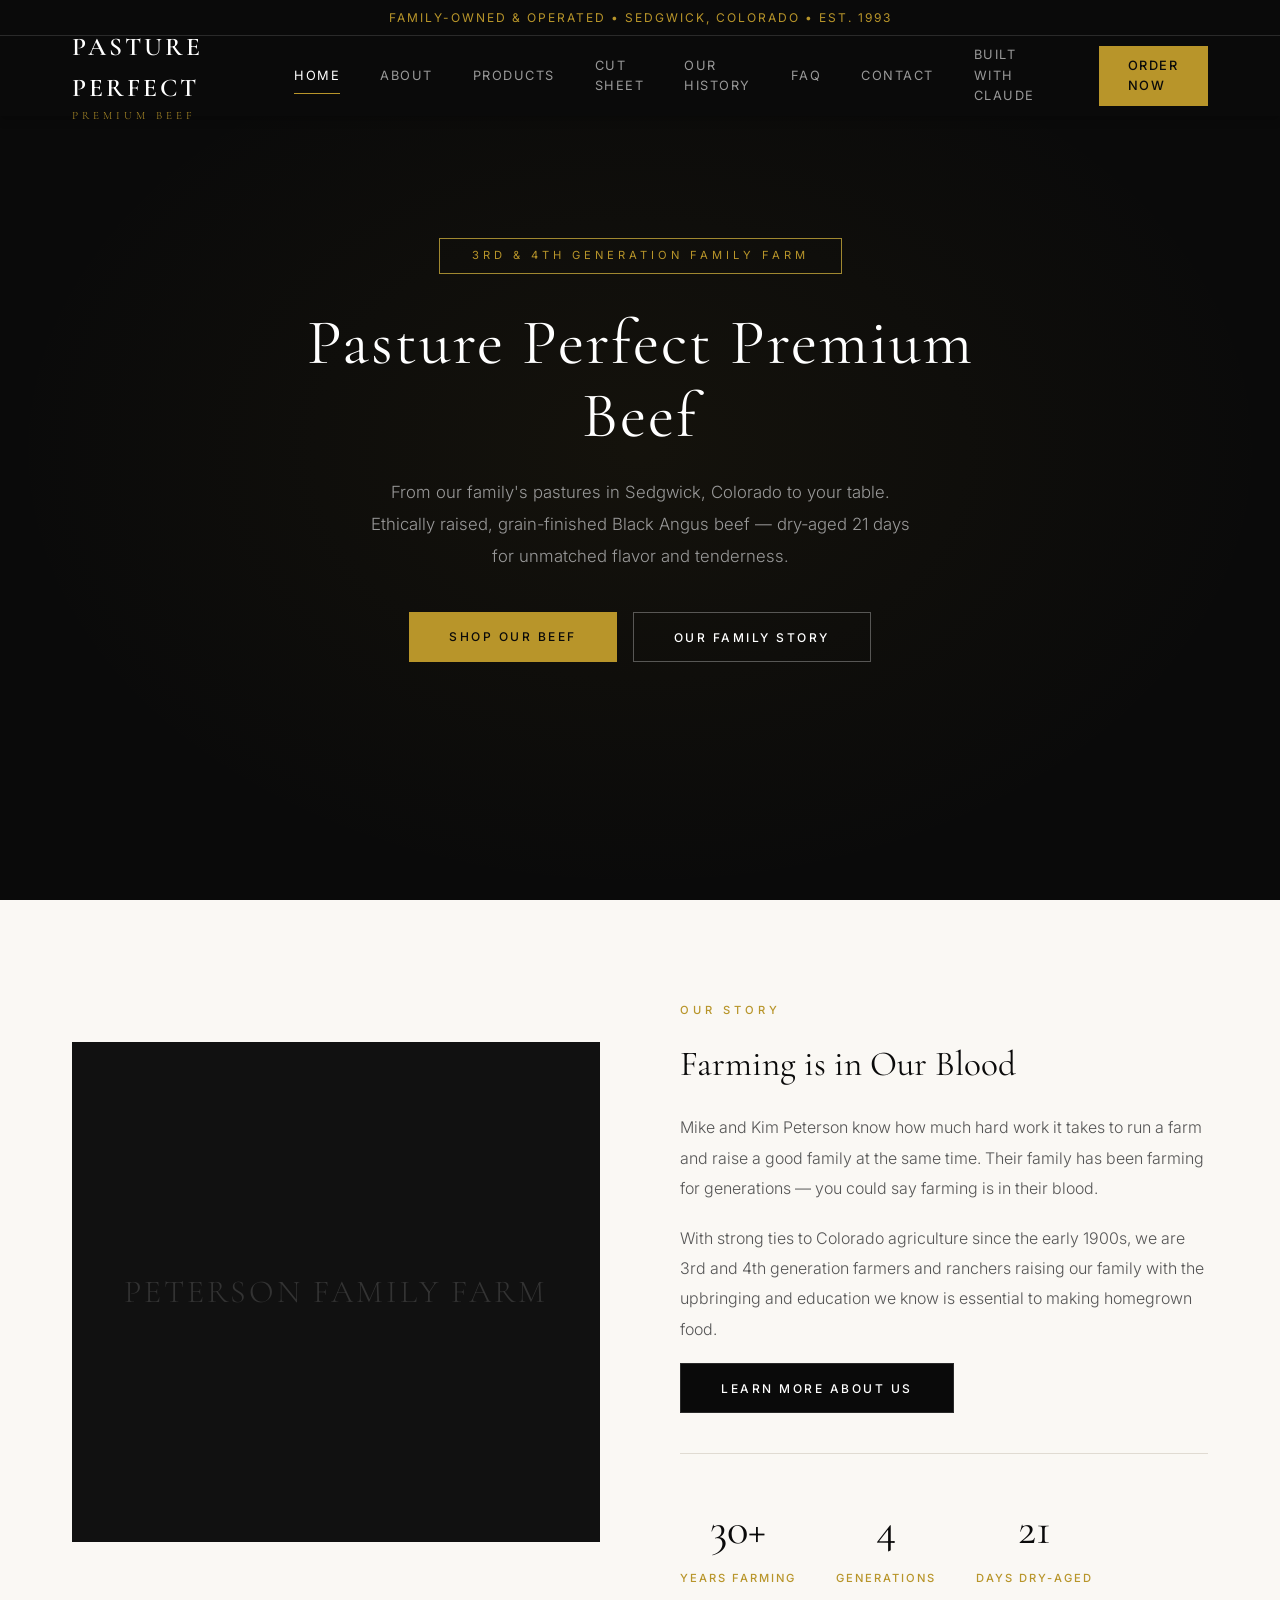
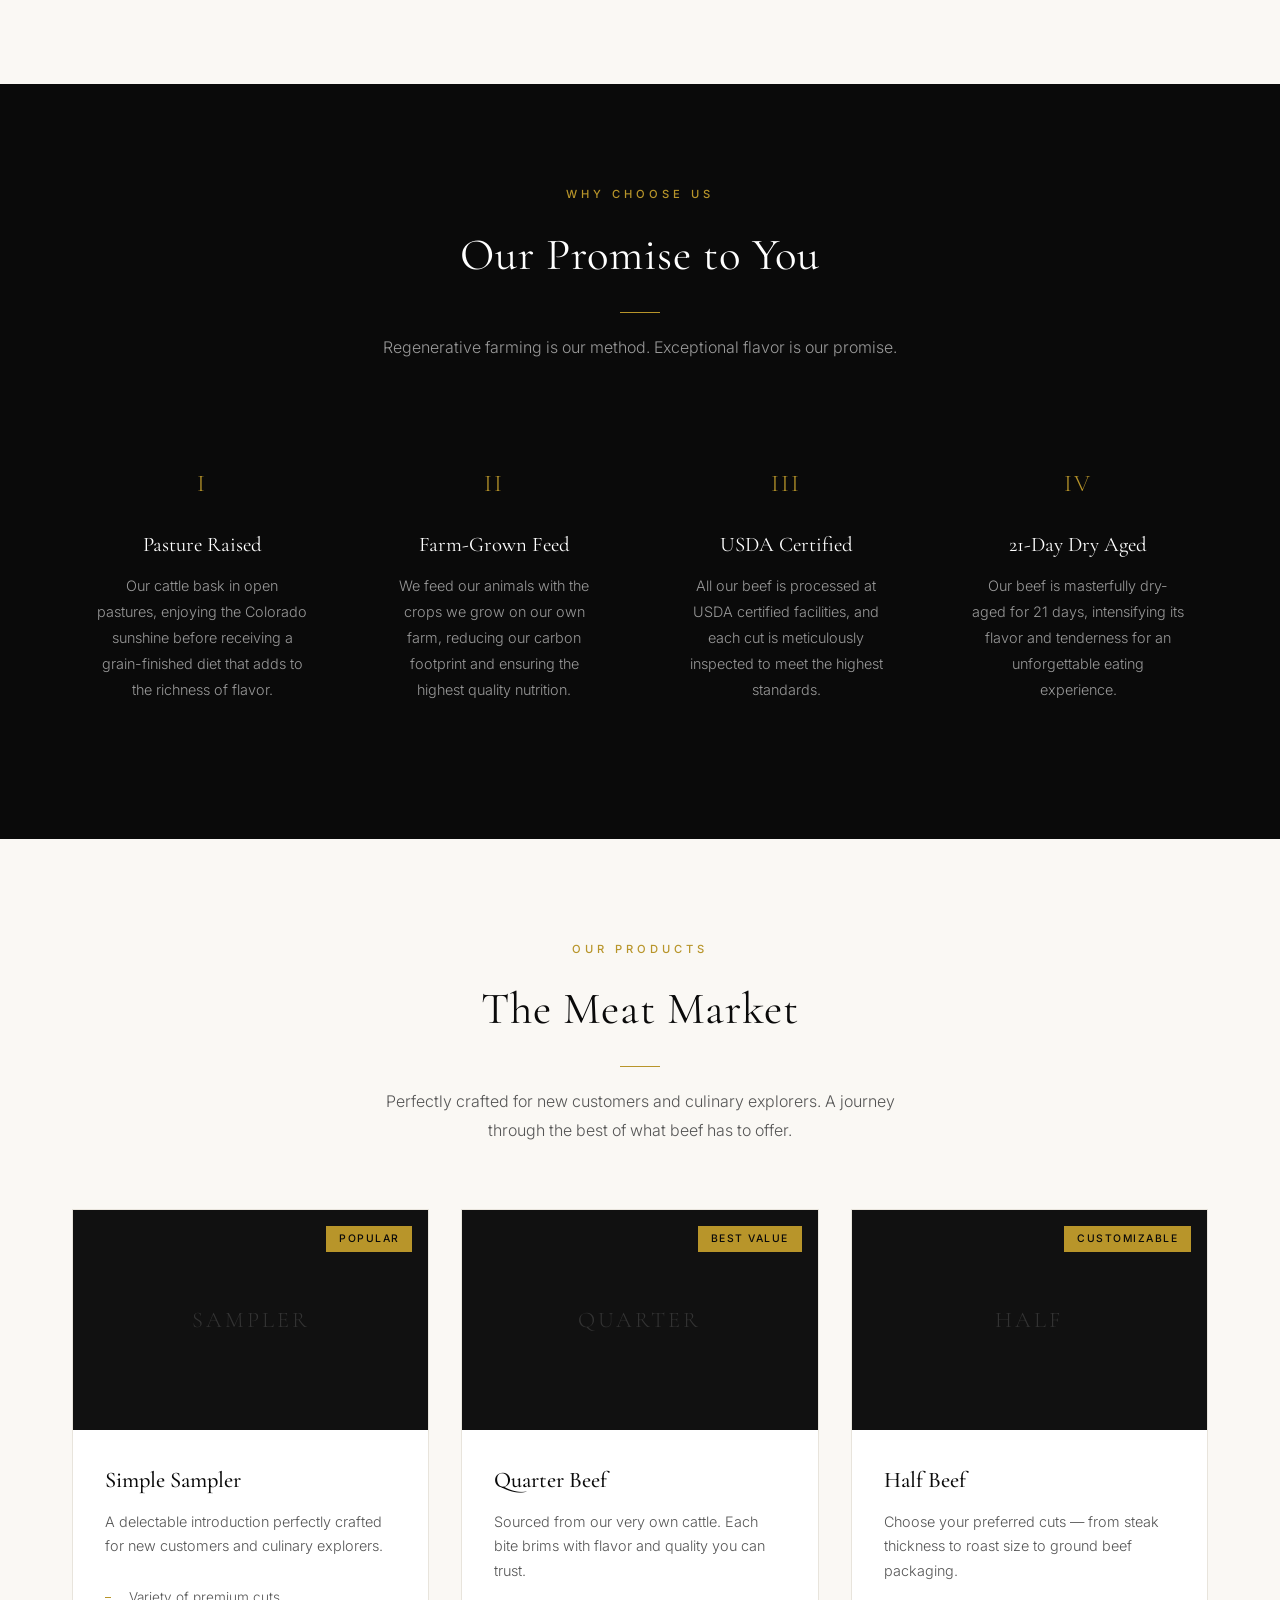
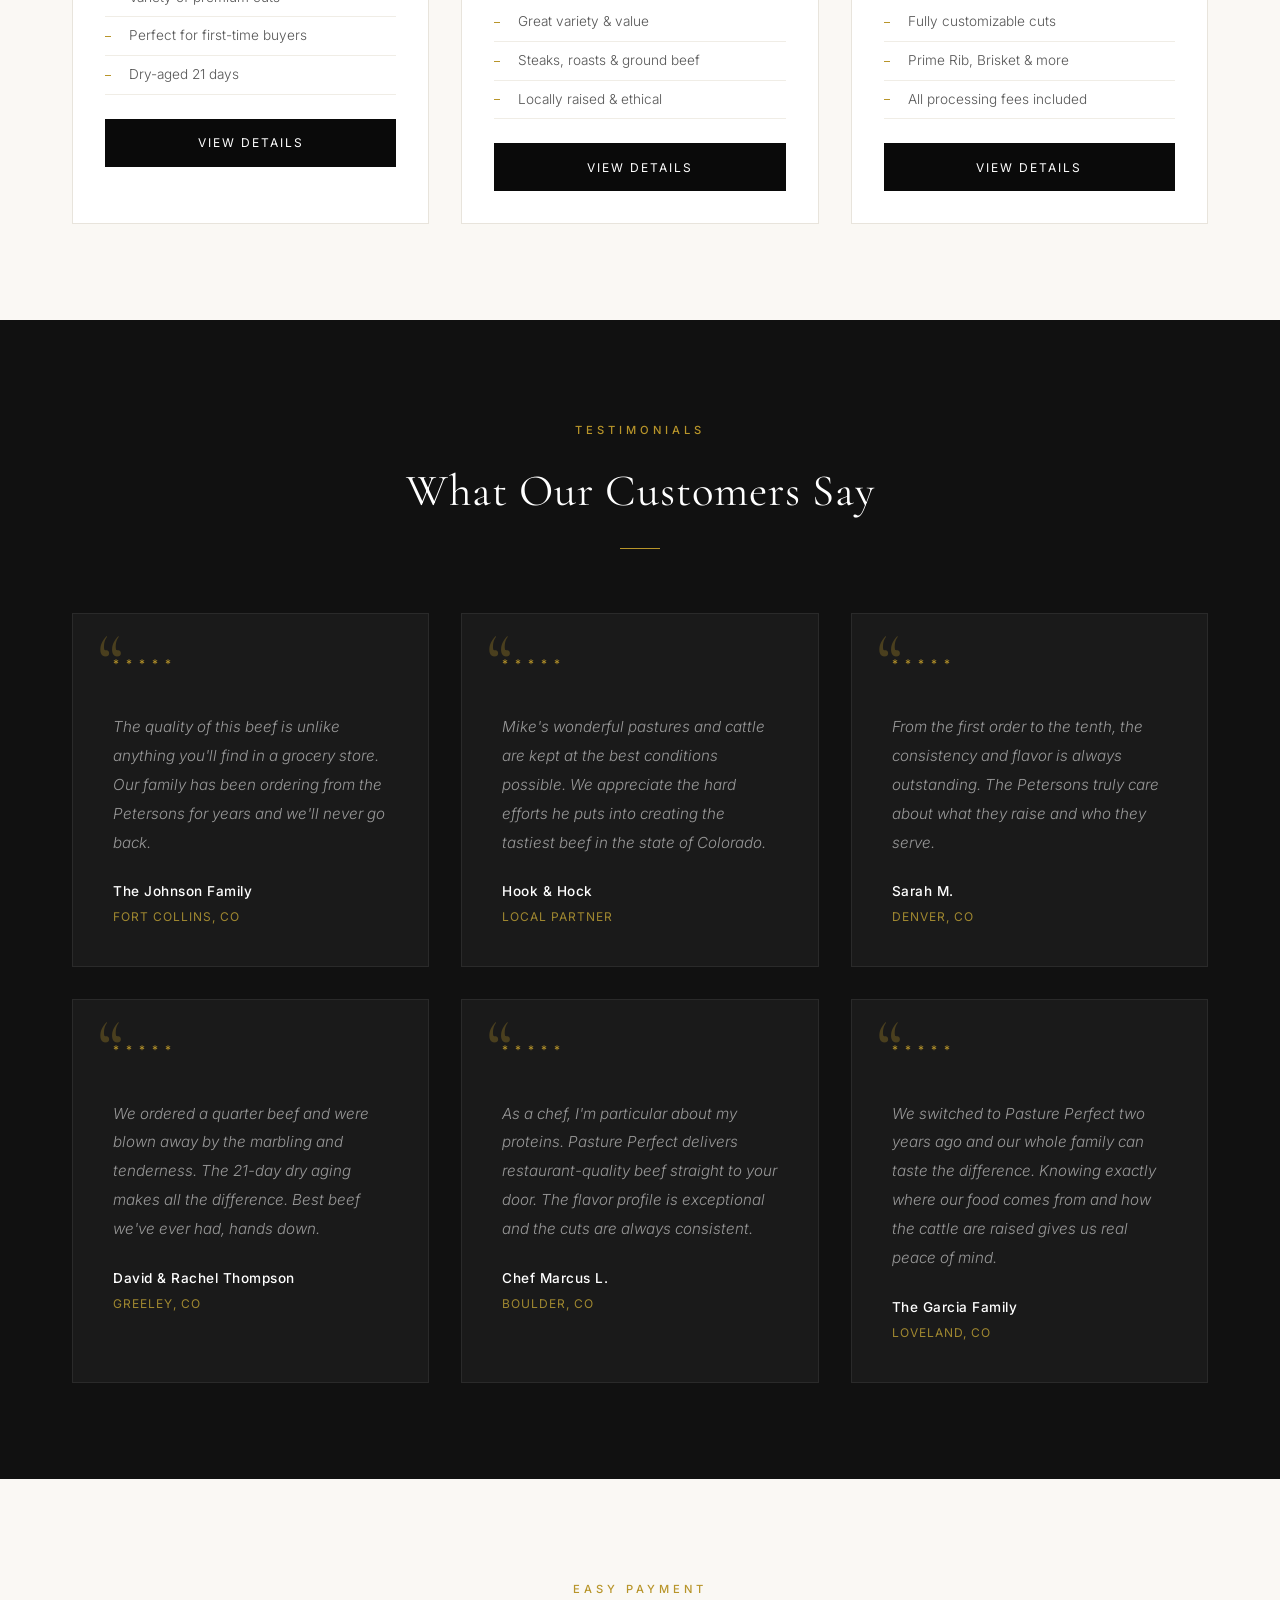
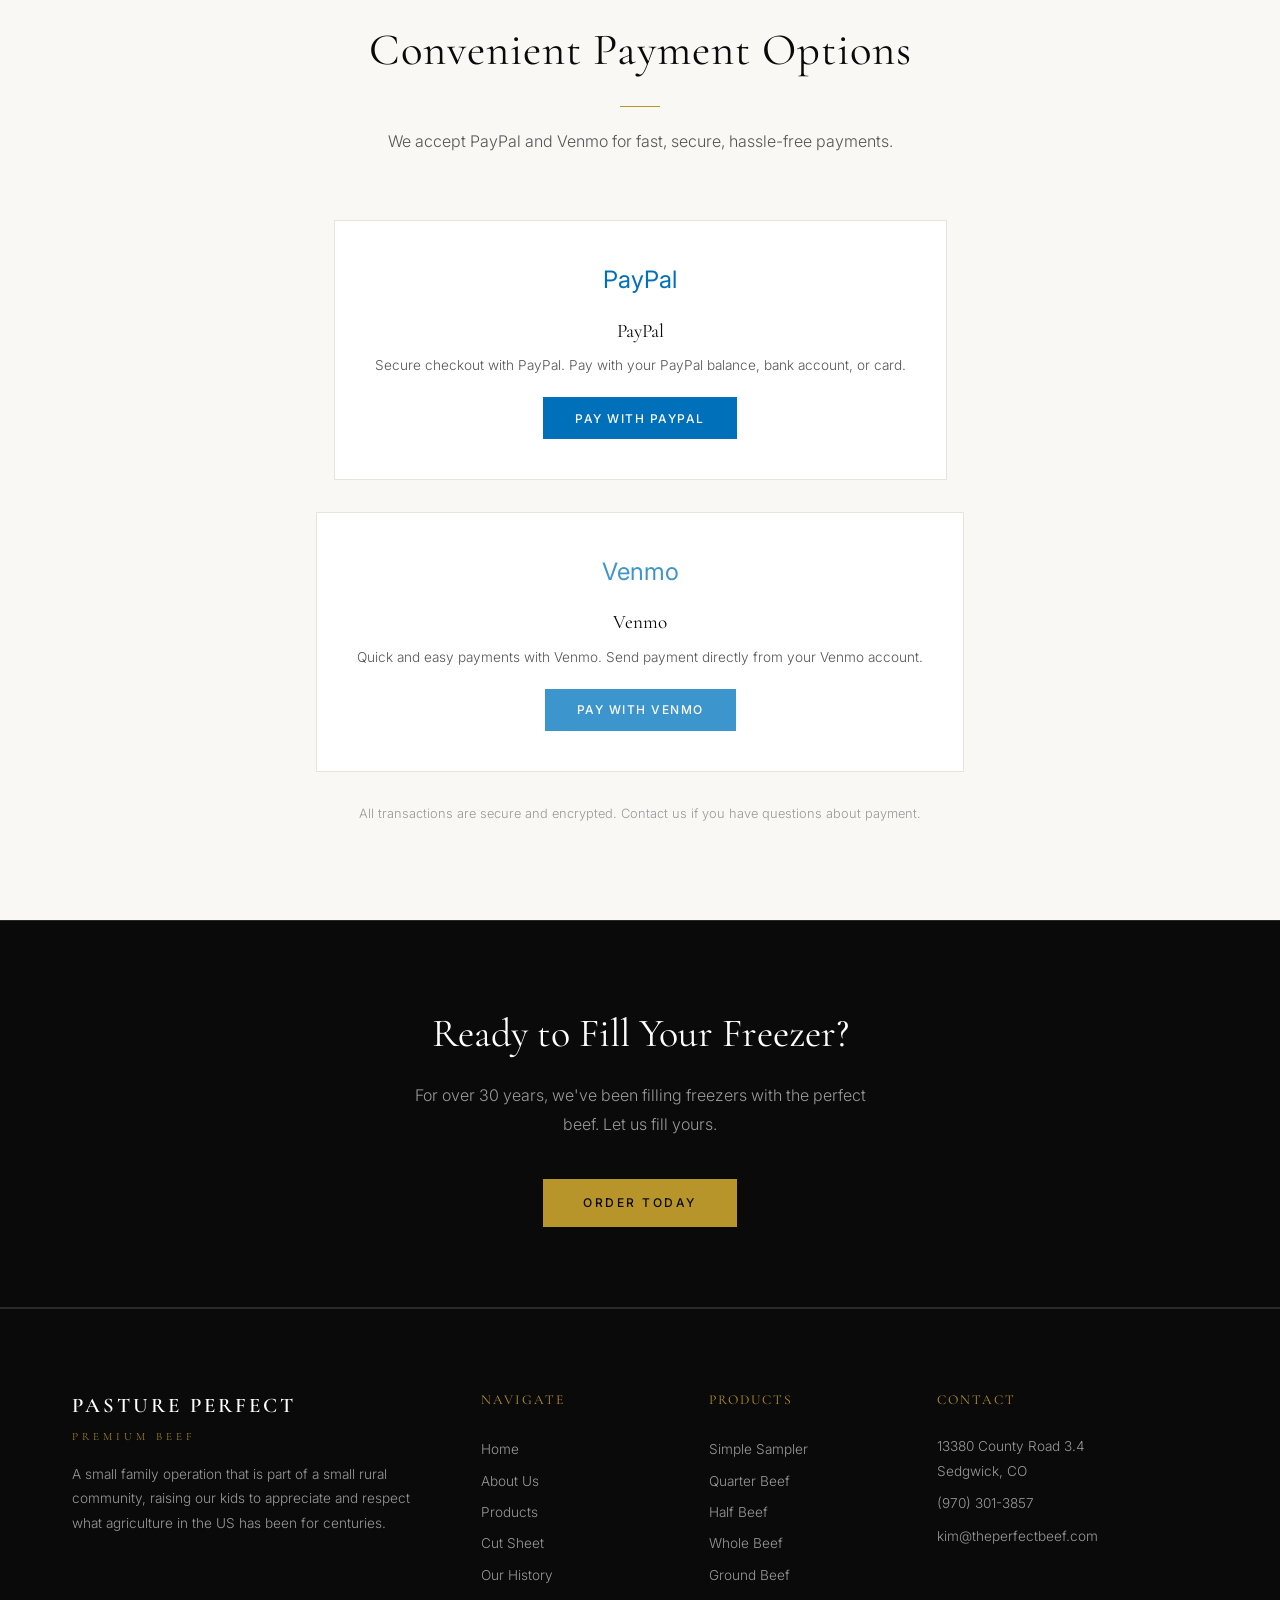
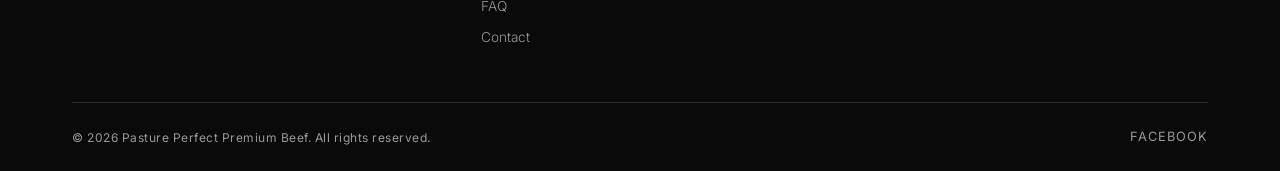
<file: index.html>
<!DOCTYPE html>
<html lang="en">
<head>
  <meta charset="UTF-8">
  <meta name="viewport" content="width=device-width, initial-scale=1.0">
  <meta name="description" content="Pasture Perfect Premium Beef - Ethically-raised, premium quality beef from our family farm in Sedgwick, Colorado. 3rd & 4th generation family farm.">
  <title>Pasture Perfect Premium Beef | Ethically-Raised Beef | Sedgwick, CO</title>
  <link href="https://fonts.googleapis.com/css2?family=Cormorant+Garamond:ital,wght@0,300;0,400;0,500;0,600;1,400&family=Inter:wght@300;400;500;600&display=swap" rel="stylesheet">
  <link rel="stylesheet" href="css/styles.css">
</head>
<body>

  <!-- Header -->
  <header>
    <div class="header-top">
      <span>Family-Owned &amp; Operated &bull; Sedgwick, Colorado &bull; Est. 1993</span>
    </div>
    <nav class="nav-container">
      <a href="index.html" class="logo">
        <span class="logo-main">Pasture Perfect</span>
        <span class="logo-sub">Premium Beef</span>
      </a>
      <div class="nav-links" id="navLinks">
        <a href="index.html" class="active">Home</a>
        <a href="pages/about.html">About</a>
        <a href="pages/products.html">Products</a>
        <a href="pages/cutsheet.html">Cut Sheet</a>
        <a href="pages/history.html">Our History</a>
        <a href="pages/faq.html">FAQ</a>
        <a href="pages/contact.html">Contact</a>
        <a href="pages/built-with-claude.html">Built with Claude</a>
        <a href="pages/products.html" class="nav-cta">Order Now</a>
      </div>
      <div class="hamburger" id="hamburger" onclick="toggleMenu()">
        <span></span>
        <span></span>
        <span></span>
      </div>
    </nav>
  </header>

  <!-- Hero Section -->
  <section class="hero">
    <div class="hero-content">
      <div class="hero-badge">3rd &amp; 4th Generation Family Farm</div>
      <h1>Pasture Perfect Premium Beef</h1>
      <p>From our family's pastures in Sedgwick, Colorado to your table. Ethically raised, grain-finished Black Angus beef &mdash; dry-aged 21 days for unmatched flavor and tenderness.</p>
      <div class="hero-buttons">
        <a href="pages/products.html" class="btn btn-primary">Shop Our Beef</a>
        <a href="pages/history.html" class="btn btn-outline">Our Family Story</a>
      </div>
    </div>
  </section>

  <!-- Intro / About Preview -->
  <section id="about-preview">
    <div class="container">
      <div class="intro-grid">
        <div class="intro-image">
          <span class="intro-image-placeholder">Peterson Family Farm</span>
        </div>
        <div class="intro-text">
          <span class="section-badge">Our Story</span>
          <h3>Farming is in Our Blood</h3>
          <p>Mike and Kim Peterson know how much hard work it takes to run a farm and raise a good family at the same time. Their family has been farming for generations &mdash; you could say farming is in their blood.</p>
          <p>With strong ties to Colorado agriculture since the early 1900s, we are 3rd and 4th generation farmers and ranchers raising our family with the upbringing and education we know is essential to making homegrown food.</p>
          <a href="pages/about.html" class="btn btn-dark">Learn More About Us</a>
          <div class="intro-stats">
            <div class="stat">
              <div class="stat-number">30+</div>
              <div class="stat-label">Years Farming</div>
            </div>
            <div class="stat">
              <div class="stat-number">4</div>
              <div class="stat-label">Generations</div>
            </div>
            <div class="stat">
              <div class="stat-number">21</div>
              <div class="stat-label">Days Dry-Aged</div>
            </div>
          </div>
        </div>
      </div>
    </div>
  </section>

  <!-- Why Choose Us -->
  <section class="section-dark">
    <div class="container">
      <div class="section-header">
        <span class="section-badge">Why Choose Us</span>
        <h2>Our Promise to You</h2>
        <div class="section-divider"></div>
        <p>Regenerative farming is our method. Exceptional flavor is our promise.</p>
      </div>
      <div class="features-grid">
        <div class="feature-card">
          <span class="feature-icon">I</span>
          <h3>Pasture Raised</h3>
          <p>Our cattle bask in open pastures, enjoying the Colorado sunshine before receiving a grain-finished diet that adds to the richness of flavor.</p>
        </div>
        <div class="feature-card">
          <span class="feature-icon">II</span>
          <h3>Farm-Grown Feed</h3>
          <p>We feed our animals with the crops we grow on our own farm, reducing our carbon footprint and ensuring the highest quality nutrition.</p>
        </div>
        <div class="feature-card">
          <span class="feature-icon">III</span>
          <h3>USDA Certified</h3>
          <p>All our beef is processed at USDA certified facilities, and each cut is meticulously inspected to meet the highest standards.</p>
        </div>
        <div class="feature-card">
          <span class="feature-icon">IV</span>
          <h3>21-Day Dry Aged</h3>
          <p>Our beef is masterfully dry-aged for 21 days, intensifying its flavor and tenderness for an unforgettable eating experience.</p>
        </div>
      </div>
    </div>
  </section>

  <!-- Featured Products -->
  <section>
    <div class="container">
      <div class="section-header">
        <span class="section-badge">Our Products</span>
        <h2>The Meat Market</h2>
        <div class="section-divider"></div>
        <p>Perfectly crafted for new customers and culinary explorers. A journey through the best of what beef has to offer.</p>
      </div>
      <div class="products-grid">
        <div class="product-card">
          <div class="product-image">
            <span class="product-image-text">Sampler</span>
            <span class="product-tag">Popular</span>
          </div>
          <div class="product-info">
            <h3>Simple Sampler</h3>
            <p>A delectable introduction perfectly crafted for new customers and culinary explorers.</p>
            <ul class="product-details">
              <li>Variety of premium cuts</li>
              <li>Perfect for first-time buyers</li>
              <li>Dry-aged 21 days</li>
            </ul>
            <a href="pages/products.html" class="product-btn">View Details</a>
          </div>
        </div>
        <div class="product-card">
          <div class="product-image">
            <span class="product-image-text">Quarter</span>
            <span class="product-tag">Best Value</span>
          </div>
          <div class="product-info">
            <h3>Quarter Beef</h3>
            <p>Sourced from our very own cattle. Each bite brims with flavor and quality you can trust.</p>
            <ul class="product-details">
              <li>Great variety &amp; value</li>
              <li>Steaks, roasts &amp; ground beef</li>
              <li>Locally raised &amp; ethical</li>
            </ul>
            <a href="pages/products.html" class="product-btn">View Details</a>
          </div>
        </div>
        <div class="product-card">
          <div class="product-image">
            <span class="product-image-text">Half</span>
            <span class="product-tag">Customizable</span>
          </div>
          <div class="product-info">
            <h3>Half Beef</h3>
            <p>Choose your preferred cuts &mdash; from steak thickness to roast size to ground beef packaging.</p>
            <ul class="product-details">
              <li>Fully customizable cuts</li>
              <li>Prime Rib, Brisket &amp; more</li>
              <li>All processing fees included</li>
            </ul>
            <a href="pages/products.html" class="product-btn">View Details</a>
          </div>
        </div>
      </div>
    </div>
  </section>

  <!-- Testimonials -->
  <section class="testimonials-section">
    <div class="container">
      <div class="section-header">
        <span class="section-badge">Testimonials</span>
        <h2>What Our Customers Say</h2>
        <div class="section-divider"></div>
      </div>
      <div class="testimonials-grid">
        <div class="testimonial-card">
          <span class="testimonial-stars">* * * * *</span>
          <p>The quality of this beef is unlike anything you'll find in a grocery store. Our family has been ordering from the Petersons for years and we'll never go back.</p>
          <div class="testimonial-author">The Johnson Family</div>
          <div class="testimonial-location">Fort Collins, CO</div>
        </div>
        <div class="testimonial-card">
          <span class="testimonial-stars">* * * * *</span>
          <p>Mike's wonderful pastures and cattle are kept at the best conditions possible. We appreciate the hard efforts he puts into creating the tastiest beef in the state of Colorado.</p>
          <div class="testimonial-author">Hook &amp; Hock</div>
          <div class="testimonial-location">Local Partner</div>
        </div>
        <div class="testimonial-card">
          <span class="testimonial-stars">* * * * *</span>
          <p>From the first order to the tenth, the consistency and flavor is always outstanding. The Petersons truly care about what they raise and who they serve.</p>
          <div class="testimonial-author">Sarah M.</div>
          <div class="testimonial-location">Denver, CO</div>
        </div>
        <div class="testimonial-card">
          <span class="testimonial-stars">* * * * *</span>
          <p>We ordered a quarter beef and were blown away by the marbling and tenderness. The 21-day dry aging makes all the difference. Best beef we've ever had, hands down.</p>
          <div class="testimonial-author">David &amp; Rachel Thompson</div>
          <div class="testimonial-location">Greeley, CO</div>
        </div>
        <div class="testimonial-card">
          <span class="testimonial-stars">* * * * *</span>
          <p>As a chef, I'm particular about my proteins. Pasture Perfect delivers restaurant-quality beef straight to your door. The flavor profile is exceptional and the cuts are always consistent.</p>
          <div class="testimonial-author">Chef Marcus L.</div>
          <div class="testimonial-location">Boulder, CO</div>
        </div>
        <div class="testimonial-card">
          <span class="testimonial-stars">* * * * *</span>
          <p>We switched to Pasture Perfect two years ago and our whole family can taste the difference. Knowing exactly where our food comes from and how the cattle are raised gives us real peace of mind.</p>
          <div class="testimonial-author">The Garcia Family</div>
          <div class="testimonial-location">Loveland, CO</div>
        </div>
      </div>
    </div>
  </section>

  <!-- Payment Options Preview -->
  <section>
    <div class="container">
      <div class="section-header">
        <span class="section-badge">Easy Payment</span>
        <h2>Convenient Payment Options</h2>
        <div class="section-divider"></div>
        <p>We accept PayPal and Venmo for fast, secure, hassle-free payments.</p>
      </div>
      <div class="payment-methods">
        <div class="payment-card" style="background-color: var(--color-white); border-color: #e8e4dc;">
          <div class="payment-icon" style="color: #0070ba;">PayPal</div>
          <h3 style="color: var(--color-black);">PayPal</h3>
          <p style="color: var(--color-gray);">Secure checkout with PayPal. Pay with your PayPal balance, bank account, or card.</p>
          <a href="pages/products.html" class="payment-btn btn-paypal">Pay with PayPal</a>
        </div>
        <div class="payment-card" style="background-color: var(--color-white); border-color: #e8e4dc;">
          <div class="payment-icon" style="color: #3d95ce;">Venmo</div>
          <h3 style="color: var(--color-black);">Venmo</h3>
          <p style="color: var(--color-gray);">Quick and easy payments with Venmo. Send payment directly from your Venmo account.</p>
          <a href="pages/products.html" class="payment-btn btn-venmo">Pay with Venmo</a>
        </div>
      </div>
      <p class="payment-note" style="color: var(--color-light-gray);">All transactions are secure and encrypted. Contact us if you have questions about payment.</p>
    </div>
  </section>

  <!-- CTA Banner -->
  <section class="cta-banner">
    <h2>Ready to Fill Your Freezer?</h2>
    <p>For over 30 years, we've been filling freezers with the perfect beef. Let us fill yours.</p>
    <a href="pages/products.html" class="btn btn-primary">Order Today</a>
  </section>

  <!-- Footer -->
  <footer>
    <div class="container">
      <div class="footer-grid">
        <div class="footer-brand">
          <div class="logo-main">Pasture Perfect</div>
          <div class="logo-sub">Premium Beef</div>
          <p>A small family operation that is part of a small rural community, raising our kids to appreciate and respect what agriculture in the US has been for centuries.</p>
        </div>
        <div class="footer-col">
          <h4>Navigate</h4>
          <a href="index.html">Home</a>
          <a href="pages/about.html">About Us</a>
          <a href="pages/products.html">Products</a>
          <a href="pages/cutsheet.html">Cut Sheet</a>
          <a href="pages/history.html">Our History</a>
          <a href="pages/faq.html">FAQ</a>
          <a href="pages/contact.html">Contact</a>
        </div>
        <div class="footer-col">
          <h4>Products</h4>
          <a href="pages/products.html">Simple Sampler</a>
          <a href="pages/products.html">Quarter Beef</a>
          <a href="pages/products.html">Half Beef</a>
          <a href="pages/products.html">Whole Beef</a>
          <a href="pages/products.html">Ground Beef</a>
        </div>
        <div class="footer-col">
          <h4>Contact</h4>
          <p>13380 County Road 3.4<br>Sedgwick, CO</p>
          <p style="margin-top: 0.5rem;">(970) 301-3857</p>
          <p style="margin-top: 0.5rem;">kim@theperfectbeef.com</p>
        </div>
      </div>
      <div class="footer-bottom">
        <span>&copy; 2026 Pasture Perfect Premium Beef. All rights reserved.</span>
        <div class="footer-social">
          <a href="https://www.facebook.com/PasturePerfectPremiumBeef/" target="_blank" rel="noopener">Facebook</a>
        </div>
      </div>
    </div>
  </footer>

  <script src="js/main.js"></script>
</body>
</html>
</file>
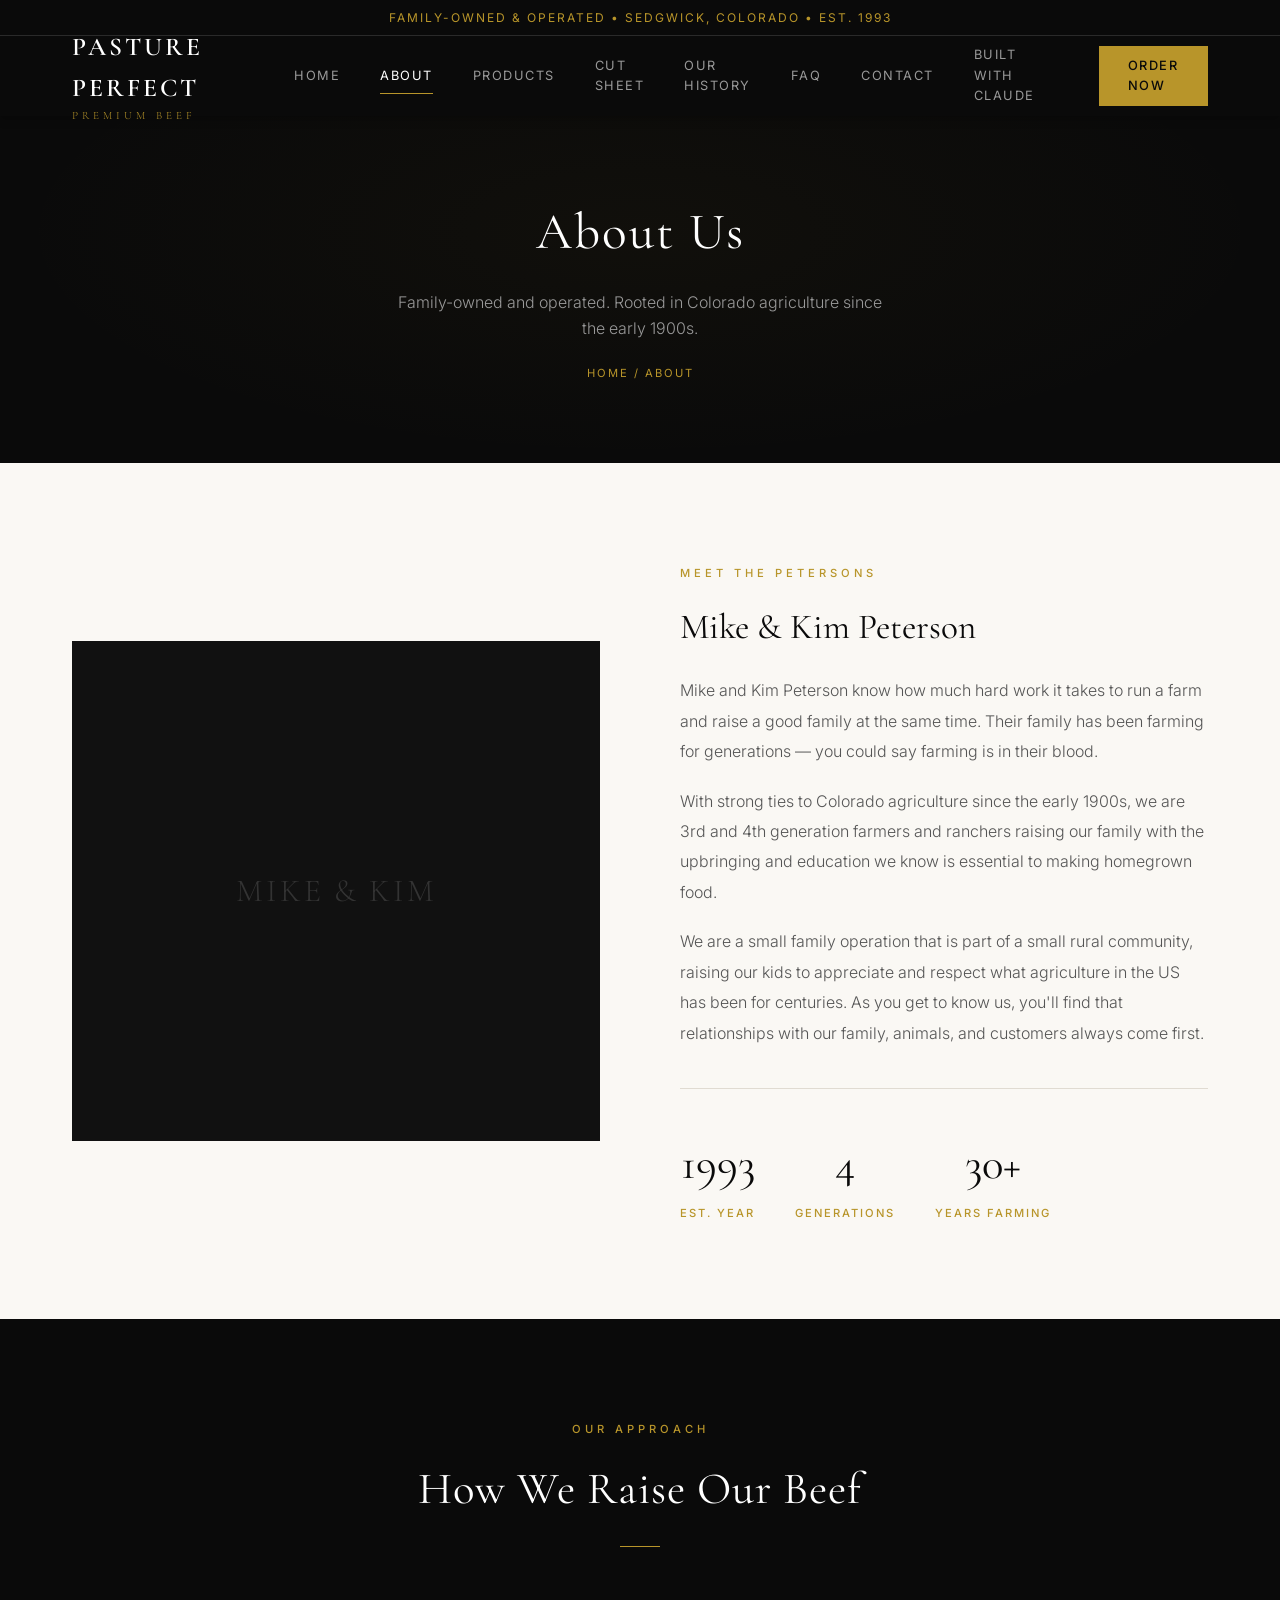
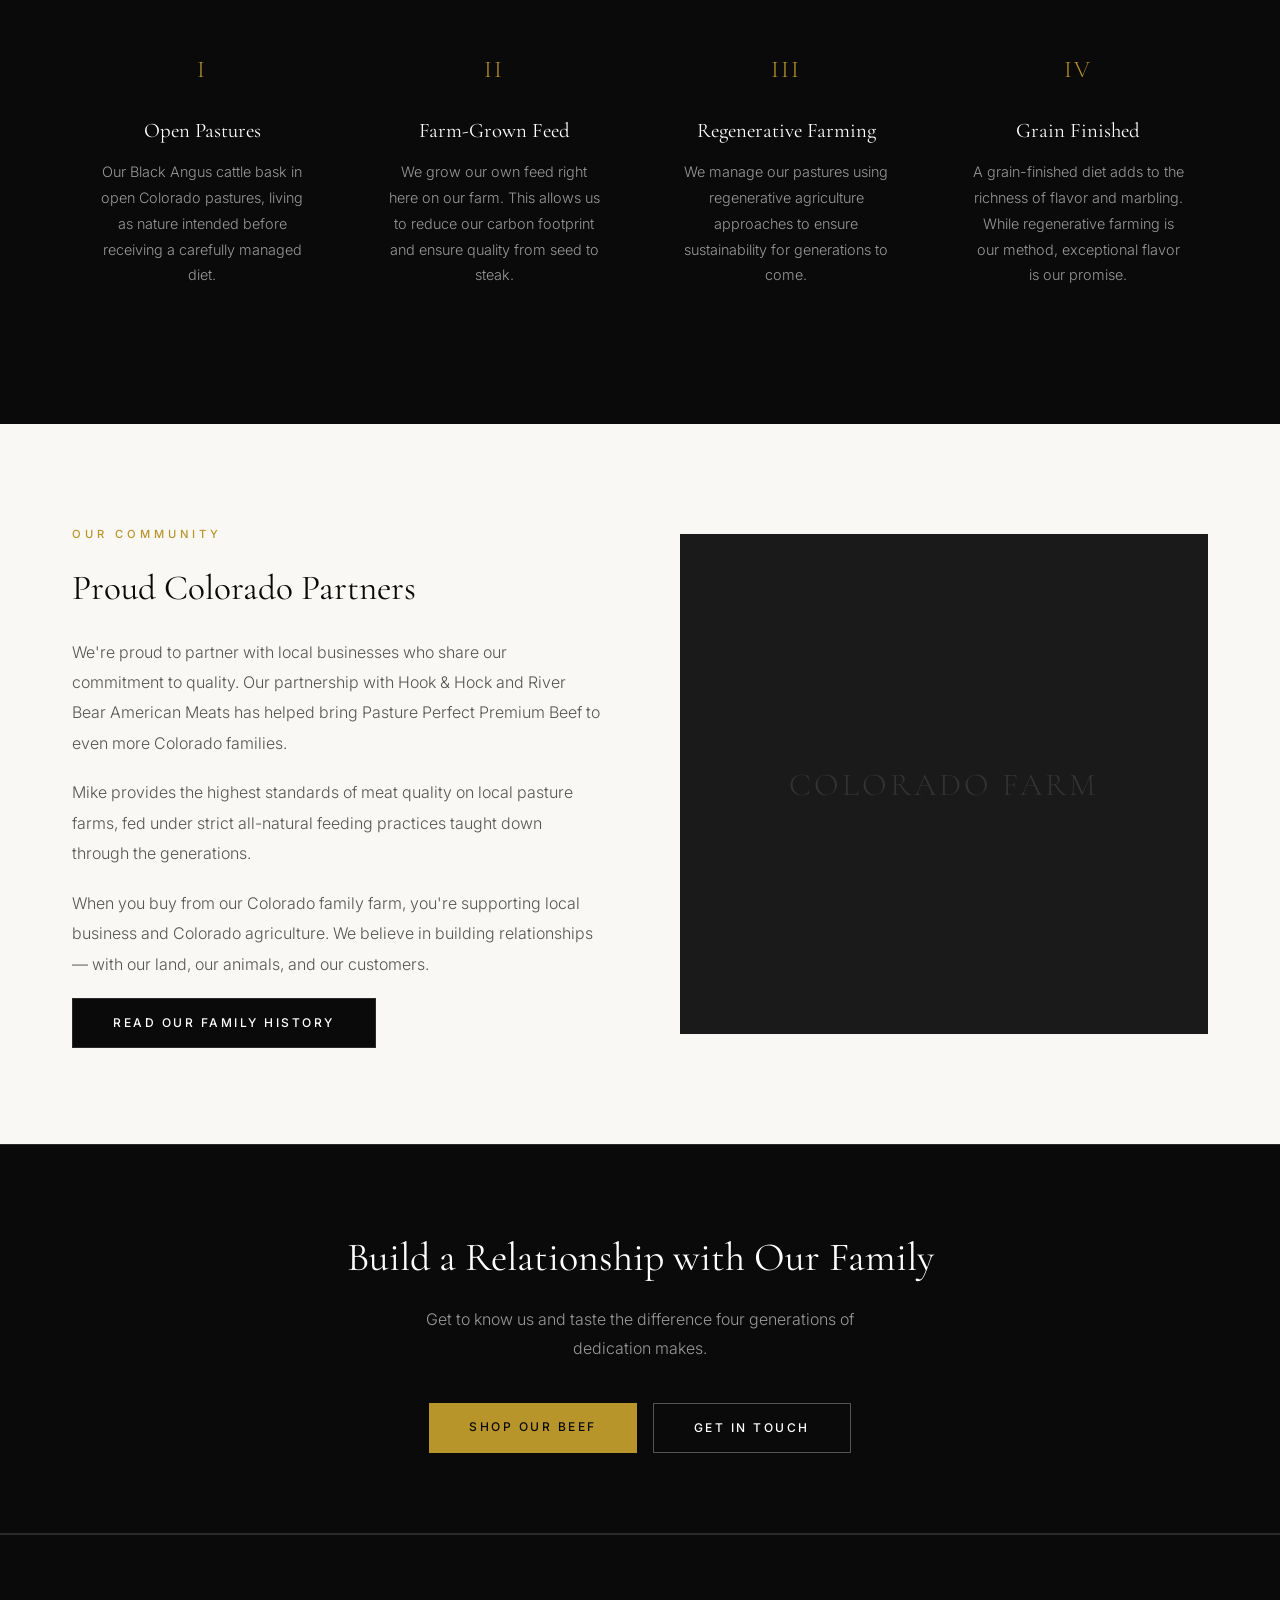
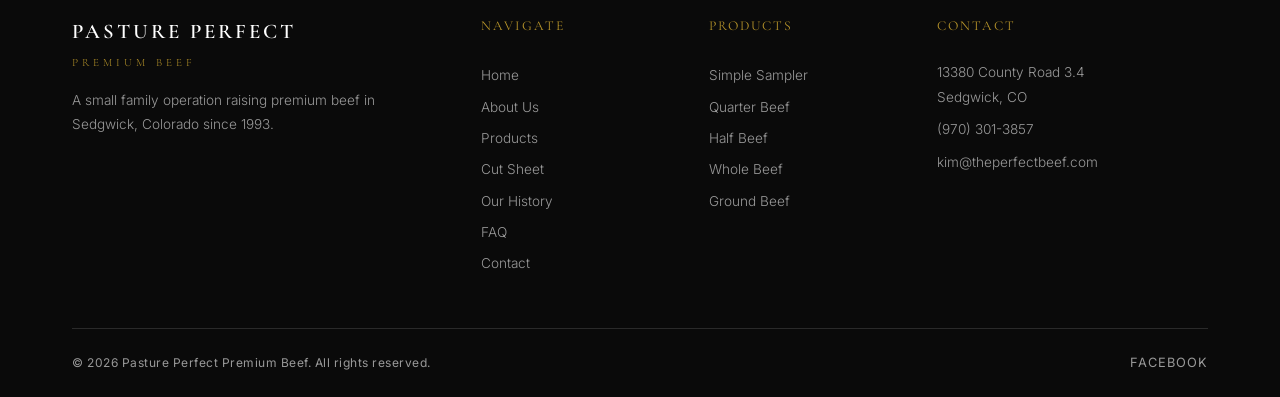
<file: pages/about.html>
<!DOCTYPE html>
<html lang="en">
<head>
  <meta charset="UTF-8">
  <meta name="viewport" content="width=device-width, initial-scale=1.0">
  <meta name="description" content="About Pasture Perfect Premium Beef - Family-owned and operated in Sedgwick, Colorado. Meet Mike and Kim Peterson.">
  <title>About Us | Pasture Perfect Premium Beef</title>
  <link href="https://fonts.googleapis.com/css2?family=Cormorant+Garamond:ital,wght@0,300;0,400;0,500;0,600;1,400&family=Inter:wght@300;400;500;600&display=swap" rel="stylesheet">
  <link rel="stylesheet" href="../css/styles.css">
</head>
<body>

  <!-- Header -->
  <header>
    <div class="header-top">
      <span>Family-Owned &amp; Operated &bull; Sedgwick, Colorado &bull; Est. 1993</span>
    </div>
    <nav class="nav-container">
      <a href="../index.html" class="logo">
        <span class="logo-main">Pasture Perfect</span>
        <span class="logo-sub">Premium Beef</span>
      </a>
      <div class="nav-links" id="navLinks">
        <a href="../index.html">Home</a>
        <a href="about.html" class="active">About</a>
        <a href="products.html">Products</a>
        <a href="cutsheet.html">Cut Sheet</a>
        <a href="history.html">Our History</a>
        <a href="faq.html">FAQ</a>
        <a href="contact.html">Contact</a>
        <a href="built-with-claude.html">Built with Claude</a>
        <a href="products.html" class="nav-cta">Order Now</a>
      </div>
      <div class="hamburger" id="hamburger" onclick="toggleMenu()">
        <span></span>
        <span></span>
        <span></span>
      </div>
    </nav>
  </header>

  <!-- Page Hero -->
  <section class="page-hero">
    <h1>About Us</h1>
    <p>Family-owned and operated. Rooted in Colorado agriculture since the early 1900s.</p>
    <div class="breadcrumb">
      <a href="../index.html">Home</a> / About
    </div>
  </section>

  <!-- About Intro -->
  <section>
    <div class="container">
      <div class="intro-grid">
        <div class="intro-image">
          <span class="intro-image-placeholder">Mike &amp; Kim</span>
        </div>
        <div class="intro-text">
          <span class="section-badge">Meet the Petersons</span>
          <h3>Mike &amp; Kim Peterson</h3>
          <p>Mike and Kim Peterson know how much hard work it takes to run a farm and raise a good family at the same time. Their family has been farming for generations &mdash; you could say farming is in their blood.</p>
          <p>With strong ties to Colorado agriculture since the early 1900s, we are 3rd and 4th generation farmers and ranchers raising our family with the upbringing and education we know is essential to making homegrown food.</p>
          <p>We are a small family operation that is part of a small rural community, raising our kids to appreciate and respect what agriculture in the US has been for centuries. As you get to know us, you'll find that relationships with our family, animals, and customers always come first.</p>
          <div class="intro-stats">
            <div class="stat">
              <div class="stat-number">1993</div>
              <div class="stat-label">Est. Year</div>
            </div>
            <div class="stat">
              <div class="stat-number">4</div>
              <div class="stat-label">Generations</div>
            </div>
            <div class="stat">
              <div class="stat-number">30+</div>
              <div class="stat-label">Years Farming</div>
            </div>
          </div>
        </div>
      </div>
    </div>
  </section>

  <!-- Our Approach -->
  <section class="section-dark">
    <div class="container">
      <div class="section-header">
        <span class="section-badge">Our Approach</span>
        <h2>How We Raise Our Beef</h2>
        <div class="section-divider"></div>
      </div>
      <div class="features-grid">
        <div class="feature-card">
          <span class="feature-icon">I</span>
          <h3>Open Pastures</h3>
          <p>Our Black Angus cattle bask in open Colorado pastures, living as nature intended before receiving a carefully managed diet.</p>
        </div>
        <div class="feature-card">
          <span class="feature-icon">II</span>
          <h3>Farm-Grown Feed</h3>
          <p>We grow our own feed right here on our farm. This allows us to reduce our carbon footprint and ensure quality from seed to steak.</p>
        </div>
        <div class="feature-card">
          <span class="feature-icon">III</span>
          <h3>Regenerative Farming</h3>
          <p>We manage our pastures using regenerative agriculture approaches to ensure sustainability for generations to come.</p>
        </div>
        <div class="feature-card">
          <span class="feature-icon">IV</span>
          <h3>Grain Finished</h3>
          <p>A grain-finished diet adds to the richness of flavor and marbling. While regenerative farming is our method, exceptional flavor is our promise.</p>
        </div>
      </div>
    </div>
  </section>

  <!-- Our Community -->
  <section>
    <div class="container">
      <div class="intro-grid">
        <div class="intro-text">
          <span class="section-badge">Our Community</span>
          <h3>Proud Colorado Partners</h3>
          <p>We're proud to partner with local businesses who share our commitment to quality. Our partnership with Hook &amp; Hock and River Bear American Meats has helped bring Pasture Perfect Premium Beef to even more Colorado families.</p>
          <p>Mike provides the highest standards of meat quality on local pasture farms, fed under strict all-natural feeding practices taught down through the generations.</p>
          <p>When you buy from our Colorado family farm, you're supporting local business and Colorado agriculture. We believe in building relationships &mdash; with our land, our animals, and our customers.</p>
          <a href="history.html" class="btn btn-dark">Read Our Family History</a>
        </div>
        <div class="intro-image" style="background-color: var(--color-charcoal);">
          <span class="intro-image-placeholder">Colorado Farm</span>
        </div>
      </div>
    </div>
  </section>

  <!-- CTA -->
  <section class="cta-banner">
    <h2>Build a Relationship with Our Family</h2>
    <p>Get to know us and taste the difference four generations of dedication makes.</p>
    <div class="hero-buttons" style="justify-content: center;">
      <a href="products.html" class="btn btn-primary">Shop Our Beef</a>
      <a href="contact.html" class="btn btn-outline">Get in Touch</a>
    </div>
  </section>

  <!-- Footer -->
  <footer>
    <div class="container">
      <div class="footer-grid">
        <div class="footer-brand">
          <div class="logo-main">Pasture Perfect</div>
          <div class="logo-sub">Premium Beef</div>
          <p>A small family operation raising premium beef in Sedgwick, Colorado since 1993.</p>
        </div>
        <div class="footer-col">
          <h4>Navigate</h4>
          <a href="../index.html">Home</a>
          <a href="about.html">About Us</a>
          <a href="products.html">Products</a>
          <a href="cutsheet.html">Cut Sheet</a>
          <a href="history.html">Our History</a>
          <a href="faq.html">FAQ</a>
          <a href="contact.html">Contact</a>
        </div>
        <div class="footer-col">
          <h4>Products</h4>
          <a href="products.html">Simple Sampler</a>
          <a href="products.html">Quarter Beef</a>
          <a href="products.html">Half Beef</a>
          <a href="products.html">Whole Beef</a>
          <a href="products.html">Ground Beef</a>
        </div>
        <div class="footer-col">
          <h4>Contact</h4>
          <p>13380 County Road 3.4<br>Sedgwick, CO</p>
          <p style="margin-top: 0.5rem;">(970) 301-3857</p>
          <p style="margin-top: 0.5rem;">kim@theperfectbeef.com</p>
        </div>
      </div>
      <div class="footer-bottom">
        <span>&copy; 2026 Pasture Perfect Premium Beef. All rights reserved.</span>
        <div class="footer-social">
          <a href="https://www.facebook.com/PasturePerfectPremiumBeef/" target="_blank" rel="noopener">Facebook</a>
        </div>
      </div>
    </div>
  </footer>

  <script src="../js/main.js"></script>
</body>
</html>
</file>
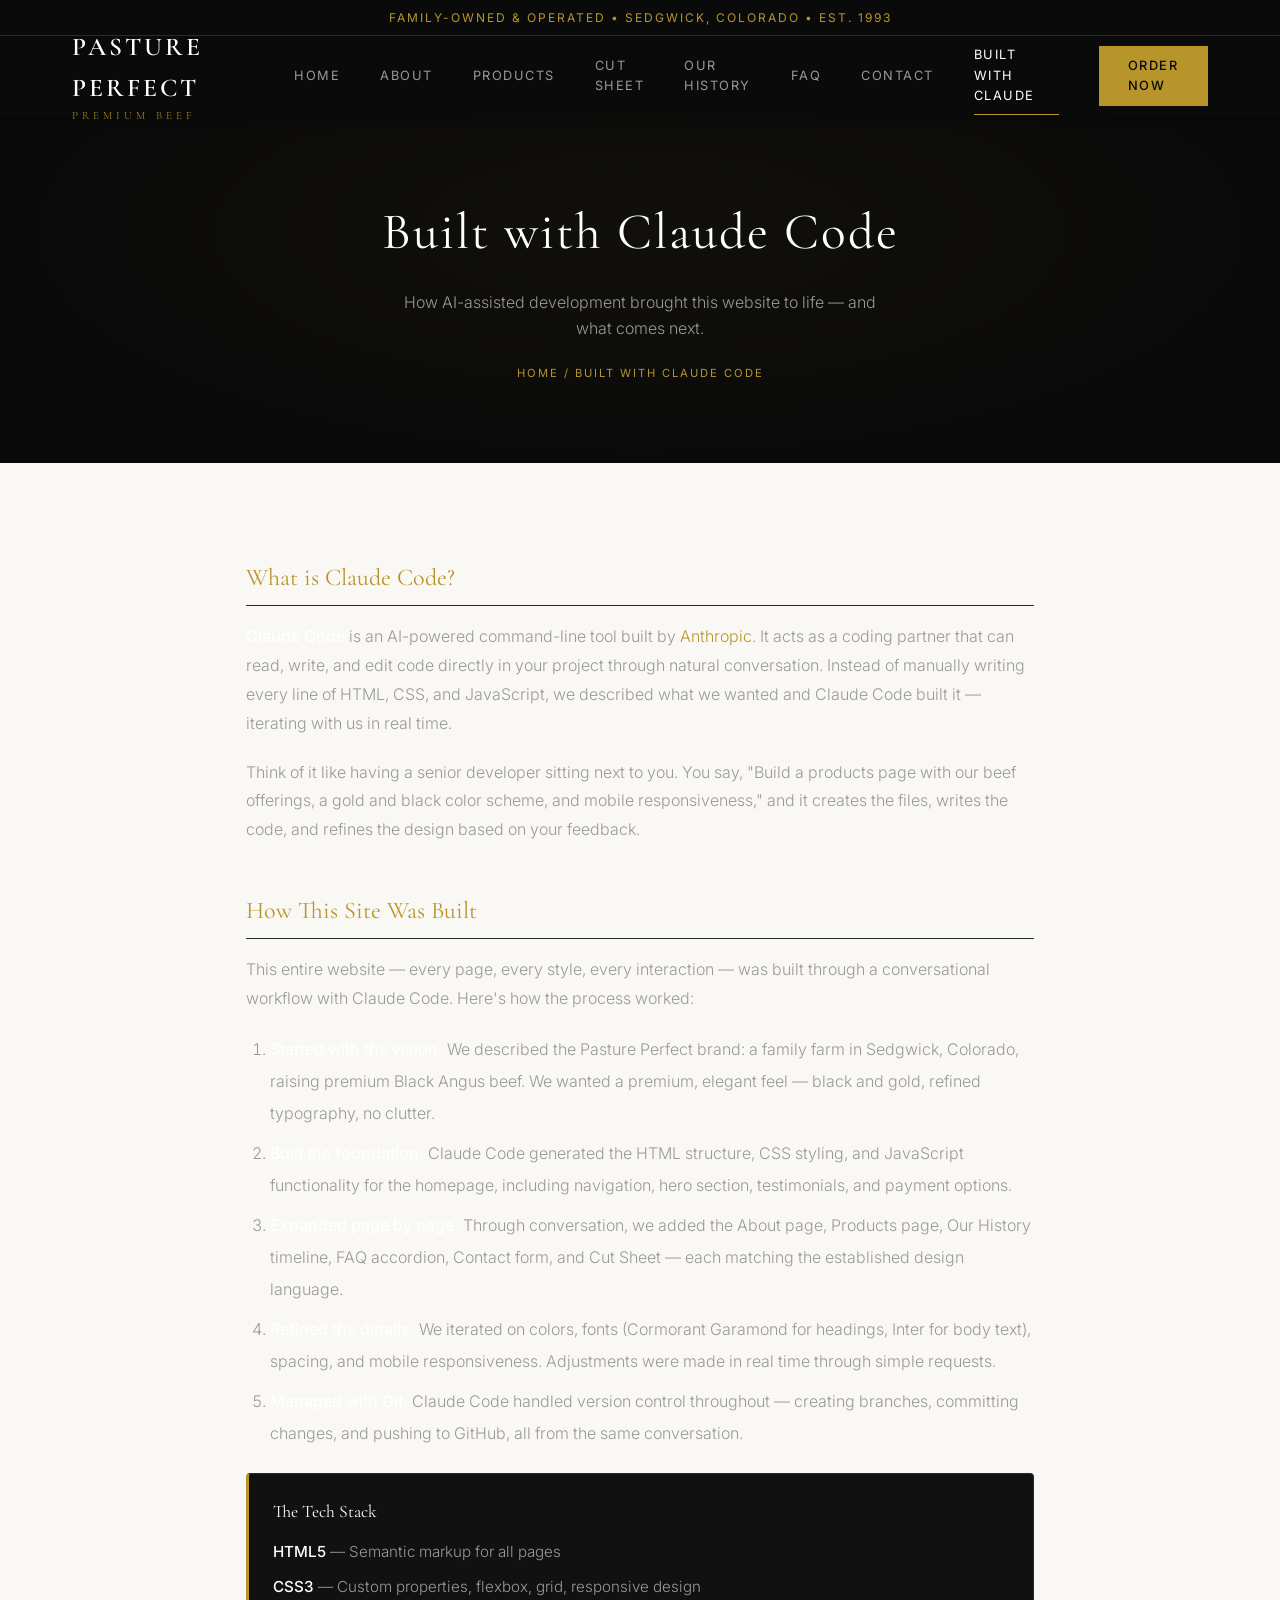
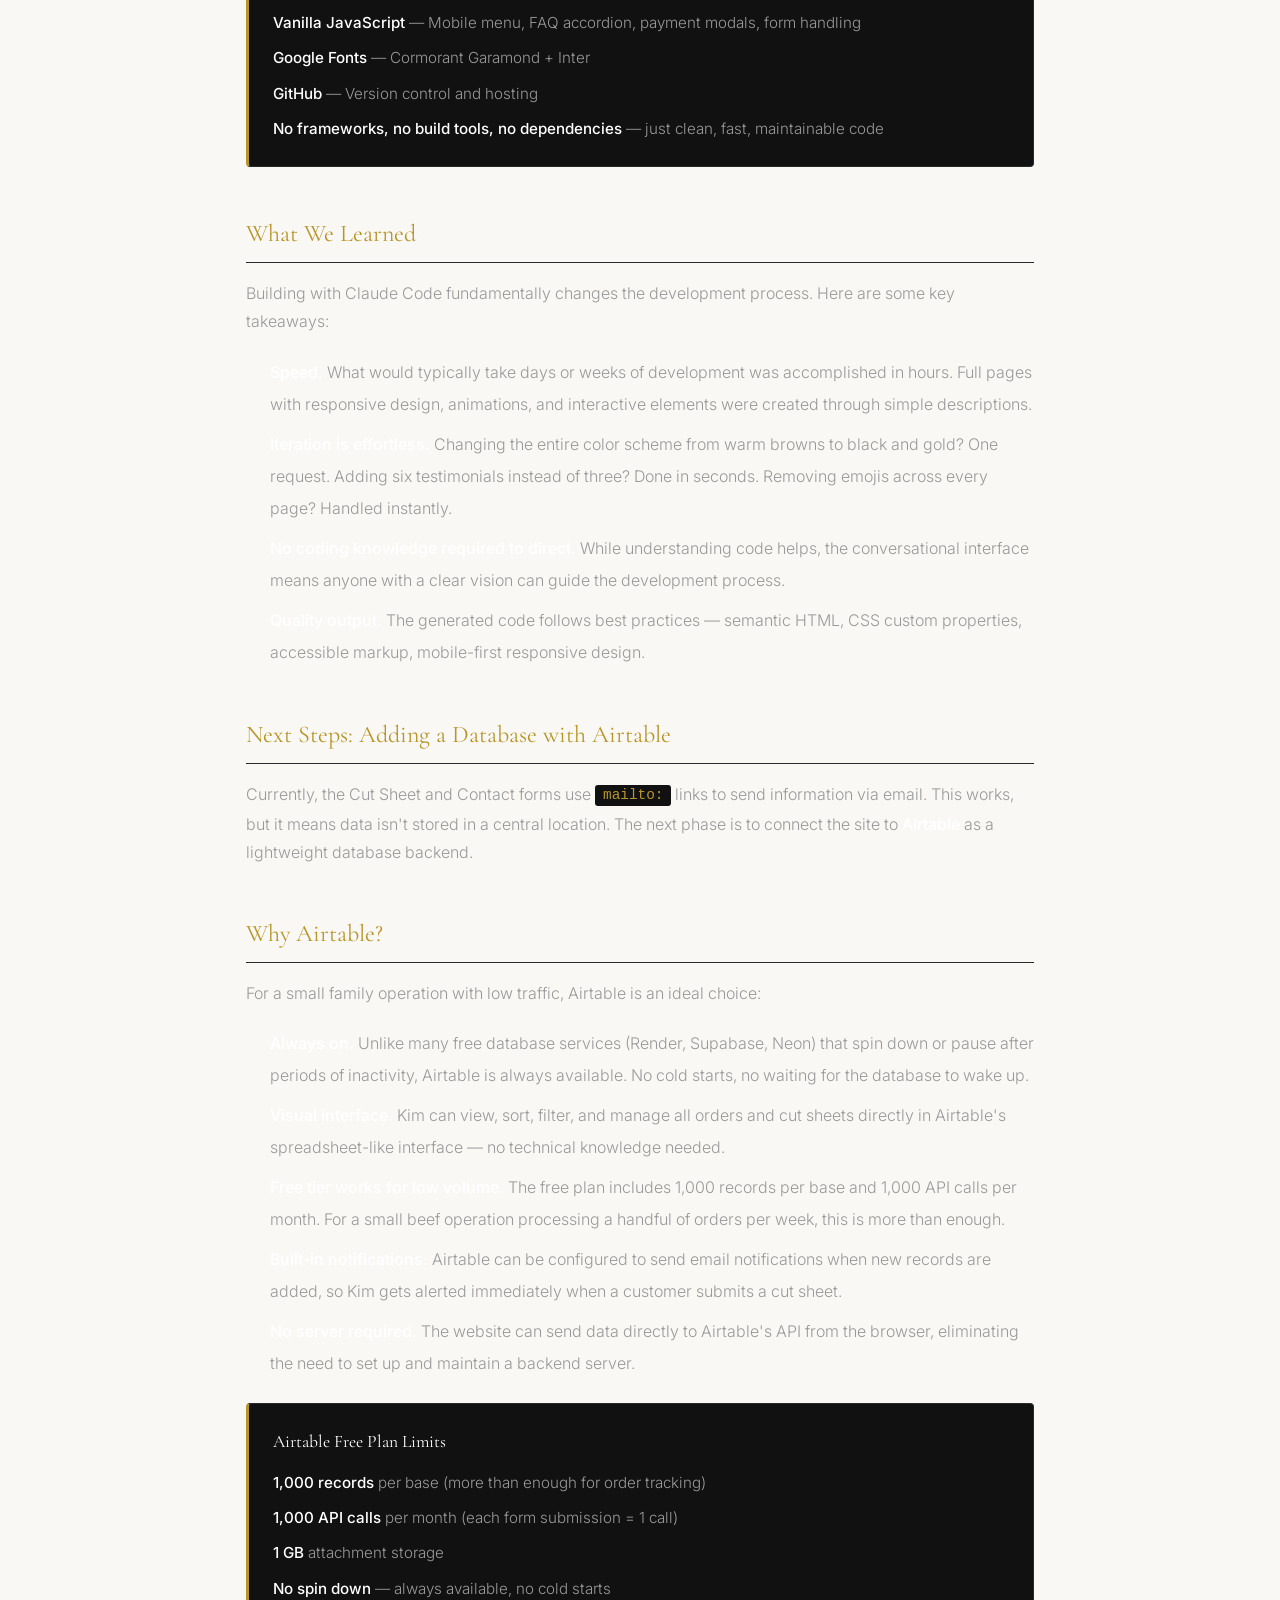
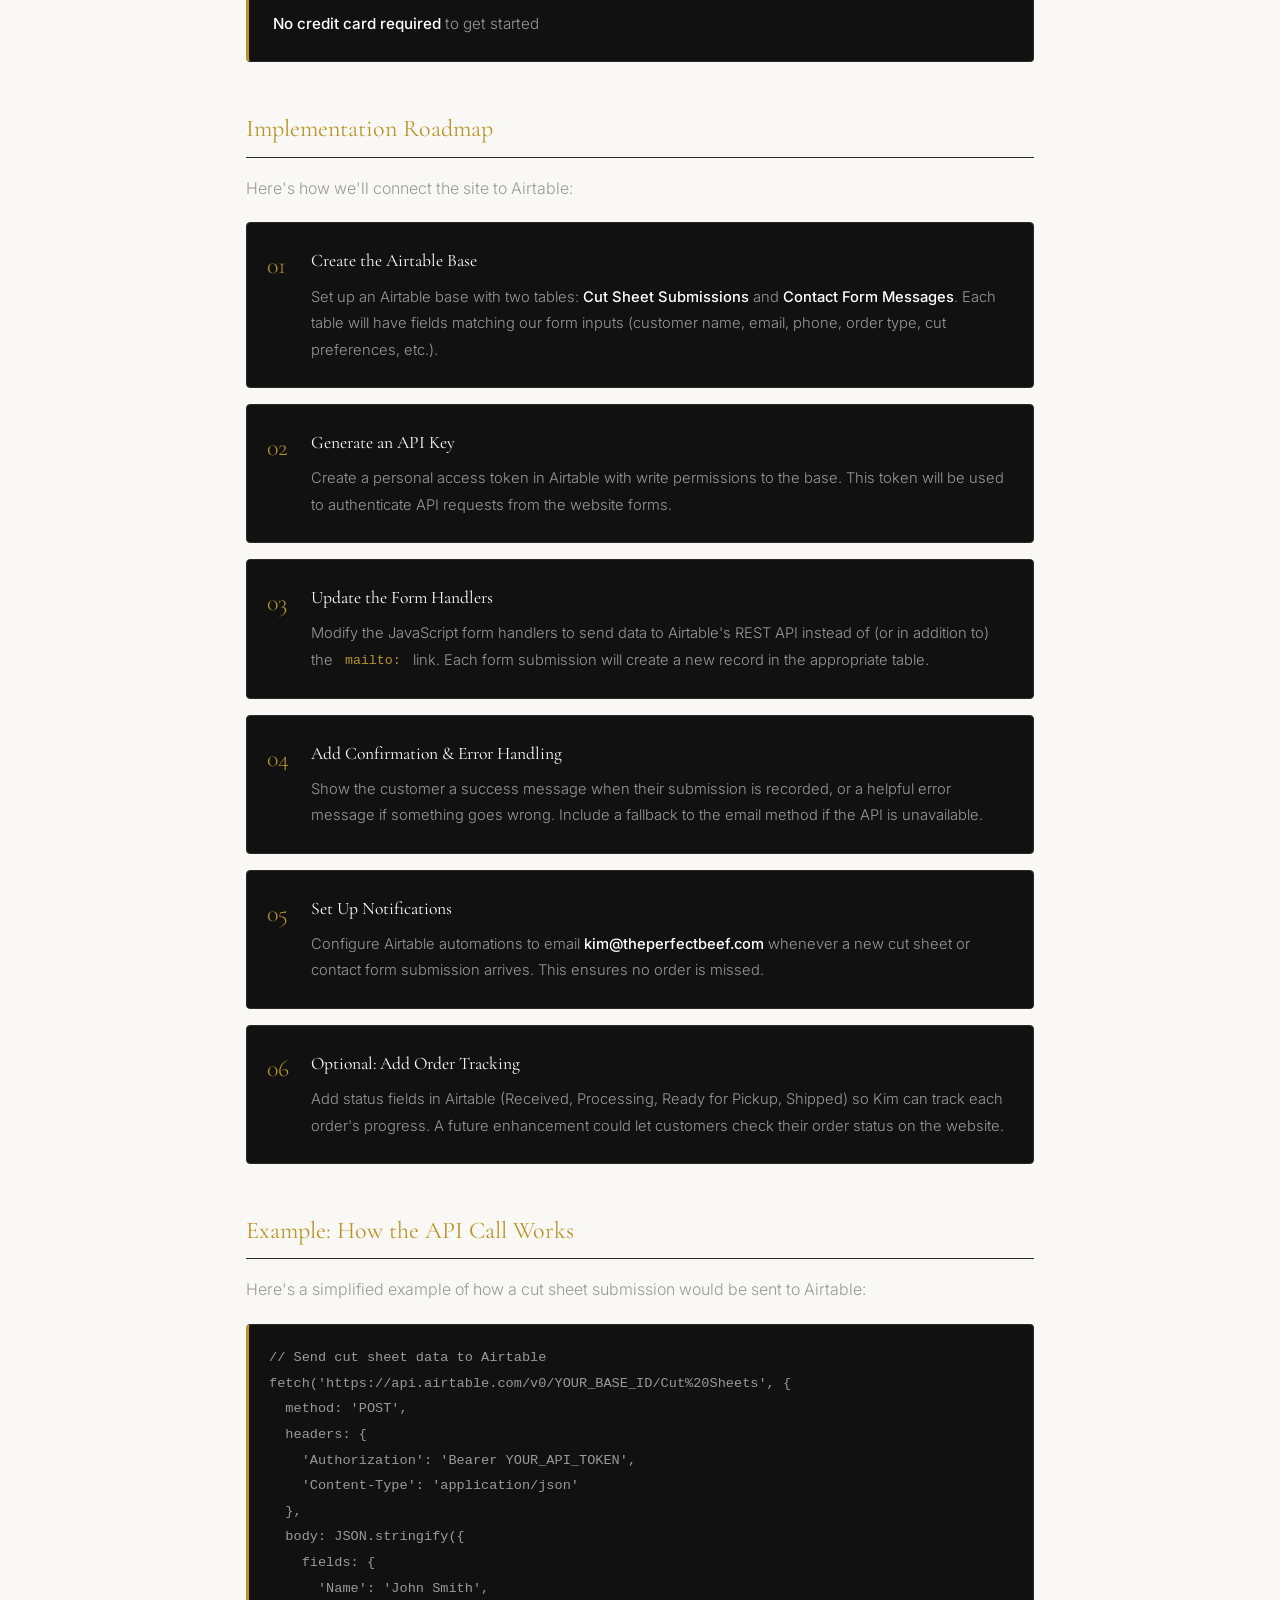
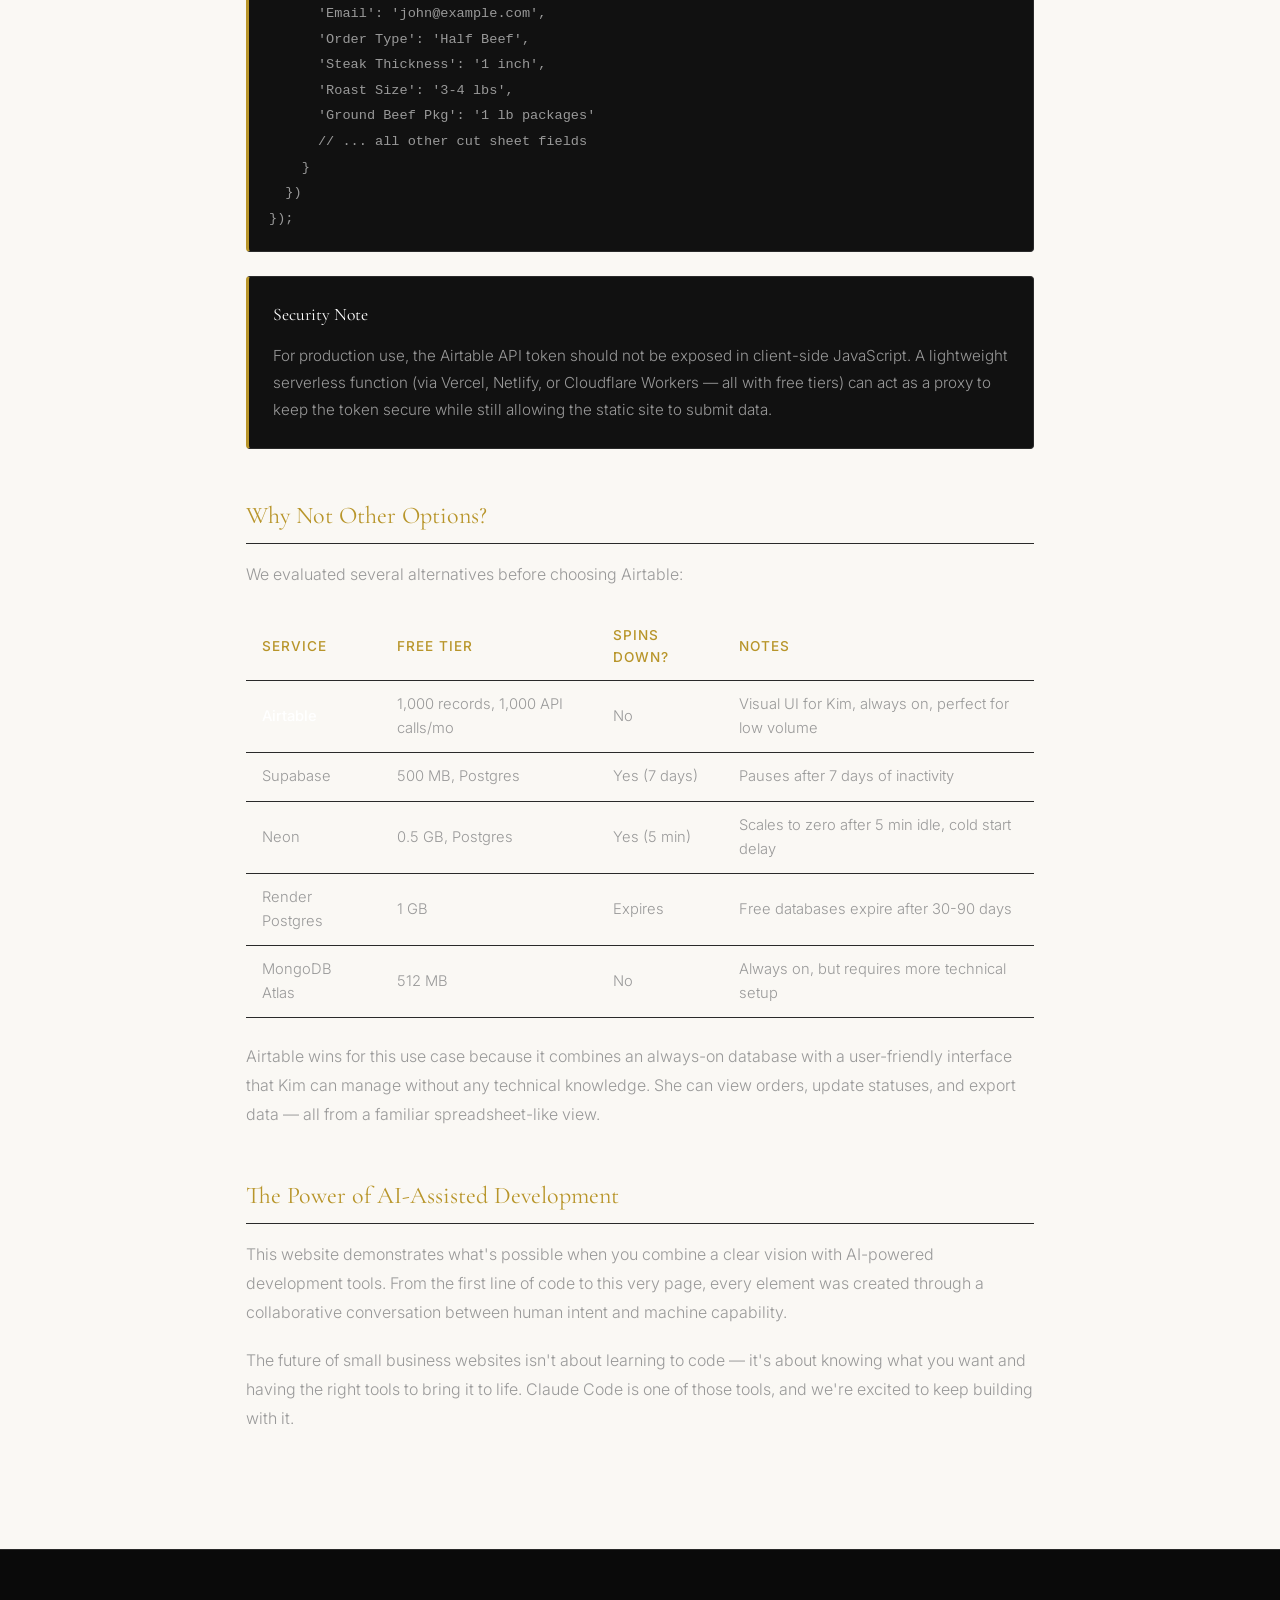
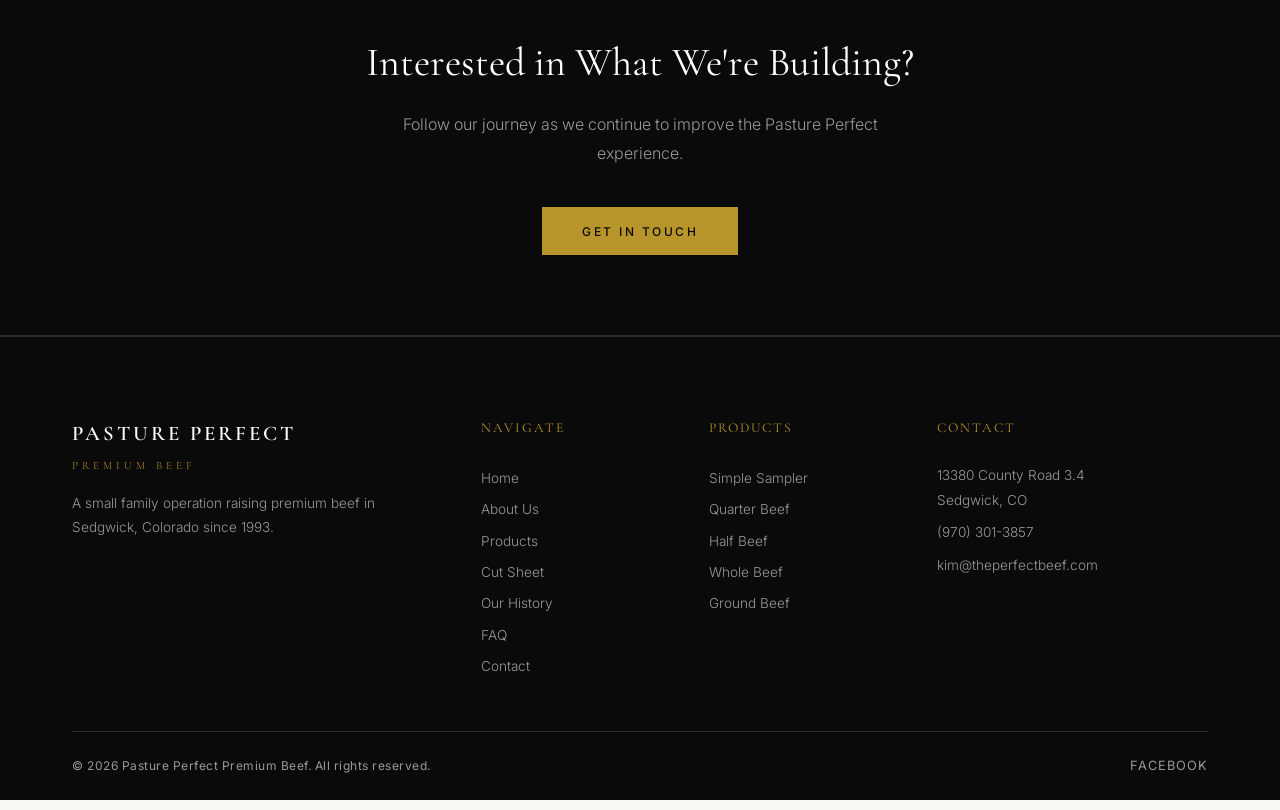
<file: pages/built-with-claude.html>
<!DOCTYPE html>
<html lang="en">
<head>
  <meta charset="UTF-8">
  <meta name="viewport" content="width=device-width, initial-scale=1.0">
  <meta name="description" content="How Pasture Perfect Premium Beef's website was built using Claude Code AI, and our roadmap for adding database functionality with Airtable.">
  <title>Built with Claude Code | Pasture Perfect Premium Beef</title>
  <link href="https://fonts.googleapis.com/css2?family=Cormorant+Garamond:ital,wght@0,300;0,400;0,500;0,600;1,400&family=Inter:wght@300;400;500;600&display=swap" rel="stylesheet">
  <link rel="stylesheet" href="../css/styles.css">
  <style>
    .tech-content {
      max-width: 820px;
      margin: 0 auto;
      padding: 0 1rem;
    }
    .tech-content h3 {
      font-family: var(--font-heading);
      color: var(--color-gold);
      font-weight: 400;
      font-size: 1.5rem;
      margin-top: 3rem;
      margin-bottom: 1rem;
      padding-bottom: 0.5rem;
      border-bottom: 1px solid var(--color-border);
    }
    .tech-content h3:first-of-type {
      margin-top: 0;
    }
    .tech-content p {
      color: var(--color-light-gray);
      font-weight: 300;
      line-height: 1.8;
      margin-bottom: 1.25rem;
    }
    .tech-content ul, .tech-content ol {
      color: var(--color-light-gray);
      font-weight: 300;
      line-height: 2;
      margin-bottom: 1.5rem;
      padding-left: 1.5rem;
    }
    .tech-content li {
      margin-bottom: 0.5rem;
    }
    .tech-content strong {
      color: var(--color-white);
      font-weight: 500;
    }
    .tech-content a {
      color: var(--color-gold);
      border-bottom: 1px solid transparent;
      transition: border-color 0.3s;
    }
    .tech-content a:hover {
      border-bottom-color: var(--color-gold);
    }
    .tech-content code {
      background: var(--color-near-black);
      color: var(--color-gold);
      padding: 0.15rem 0.5rem;
      border-radius: 3px;
      font-size: 0.9em;
      font-family: 'Courier New', monospace;
    }
    .tech-content pre {
      background: var(--color-near-black);
      border: 1px solid var(--color-border);
      border-left: 3px solid var(--color-gold);
      padding: 1.25rem;
      border-radius: 4px;
      overflow-x: auto;
      margin-bottom: 1.5rem;
    }
    .tech-content pre code {
      background: none;
      padding: 0;
      font-size: 0.85em;
      line-height: 1.7;
      color: var(--color-light-gray);
    }
    .info-box {
      background: var(--color-near-black);
      border: 1px solid var(--color-border);
      border-left: 3px solid var(--color-gold);
      padding: 1.5rem;
      margin: 1.5rem 0;
      border-radius: 4px;
    }
    .info-box h4 {
      font-family: var(--font-heading);
      color: var(--color-white);
      font-weight: 400;
      font-size: 1.1rem;
      margin-bottom: 0.75rem;
    }
    .info-box p {
      margin-bottom: 0.5rem;
      font-size: 0.95rem;
    }
    .info-box p:last-child {
      margin-bottom: 0;
    }
    .roadmap-step {
      background: var(--color-near-black);
      border: 1px solid var(--color-border);
      padding: 1.5rem;
      margin-bottom: 1rem;
      border-radius: 4px;
      position: relative;
      padding-left: 4rem;
    }
    .roadmap-step .step-num {
      position: absolute;
      left: 1.25rem;
      top: 1.5rem;
      font-family: var(--font-heading);
      font-size: 1.5rem;
      color: var(--color-gold);
      font-weight: 300;
    }
    .roadmap-step h4 {
      font-family: var(--font-heading);
      color: var(--color-white);
      font-weight: 400;
      font-size: 1.1rem;
      margin-bottom: 0.5rem;
    }
    .roadmap-step p {
      font-size: 0.92rem;
      margin-bottom: 0;
    }
    .comparison-table {
      width: 100%;
      border-collapse: collapse;
      margin: 1.5rem 0;
    }
    .comparison-table th,
    .comparison-table td {
      padding: 0.75rem 1rem;
      text-align: left;
      border-bottom: 1px solid var(--color-border);
      color: var(--color-light-gray);
      font-weight: 300;
      font-size: 0.92rem;
    }
    .comparison-table th {
      color: var(--color-gold);
      font-weight: 500;
      font-size: 0.85rem;
      text-transform: uppercase;
      letter-spacing: 1px;
    }
    .comparison-table tr:hover td {
      background: var(--color-near-black);
    }
  </style>
</head>
<body>

  <!-- Header -->
  <header>
    <div class="header-top">
      <span>Family-Owned &amp; Operated &bull; Sedgwick, Colorado &bull; Est. 1993</span>
    </div>
    <nav class="nav-container">
      <a href="../index.html" class="logo">
        <span class="logo-main">Pasture Perfect</span>
        <span class="logo-sub">Premium Beef</span>
      </a>
      <div class="nav-links" id="navLinks">
        <a href="../index.html">Home</a>
        <a href="about.html">About</a>
        <a href="products.html">Products</a>
        <a href="cutsheet.html">Cut Sheet</a>
        <a href="history.html">Our History</a>
        <a href="faq.html">FAQ</a>
        <a href="contact.html">Contact</a>
        <a href="built-with-claude.html" class="active">Built with Claude</a>
        <a href="products.html" class="nav-cta">Order Now</a>
      </div>
      <div class="hamburger" id="hamburger" onclick="toggleMenu()">
        <span></span>
        <span></span>
        <span></span>
      </div>
    </nav>
  </header>

  <!-- Page Hero -->
  <section class="page-hero">
    <h1>Built with Claude Code</h1>
    <p>How AI-assisted development brought this website to life &mdash; and what comes next.</p>
    <div class="breadcrumb">
      <a href="../index.html">Home</a> / Built with Claude Code
    </div>
  </section>

  <!-- Content -->
  <section>
    <div class="container">
      <div class="tech-content">

        <h3>What is Claude Code?</h3>
        <p><strong>Claude Code</strong> is an AI-powered command-line tool built by <a href="https://www.anthropic.com" target="_blank" rel="noopener">Anthropic</a>. It acts as a coding partner that can read, write, and edit code directly in your project through natural conversation. Instead of manually writing every line of HTML, CSS, and JavaScript, we described what we wanted and Claude Code built it &mdash; iterating with us in real time.</p>

        <p>Think of it like having a senior developer sitting next to you. You say, "Build a products page with our beef offerings, a gold and black color scheme, and mobile responsiveness," and it creates the files, writes the code, and refines the design based on your feedback.</p>

        <h3>How This Site Was Built</h3>
        <p>This entire website &mdash; every page, every style, every interaction &mdash; was built through a conversational workflow with Claude Code. Here's how the process worked:</p>

        <ol>
          <li><strong>Started with the vision.</strong> We described the Pasture Perfect brand: a family farm in Sedgwick, Colorado, raising premium Black Angus beef. We wanted a premium, elegant feel &mdash; black and gold, refined typography, no clutter.</li>
          <li><strong>Built the foundation.</strong> Claude Code generated the HTML structure, CSS styling, and JavaScript functionality for the homepage, including navigation, hero section, testimonials, and payment options.</li>
          <li><strong>Expanded page by page.</strong> Through conversation, we added the About page, Products page, Our History timeline, FAQ accordion, Contact form, and Cut Sheet &mdash; each matching the established design language.</li>
          <li><strong>Refined the details.</strong> We iterated on colors, fonts (Cormorant Garamond for headings, Inter for body text), spacing, and mobile responsiveness. Adjustments were made in real time through simple requests.</li>
          <li><strong>Managed with Git.</strong> Claude Code handled version control throughout &mdash; creating branches, committing changes, and pushing to GitHub, all from the same conversation.</li>
        </ol>

        <div class="info-box">
          <h4>The Tech Stack</h4>
          <p><strong>HTML5</strong> &mdash; Semantic markup for all pages</p>
          <p><strong>CSS3</strong> &mdash; Custom properties, flexbox, grid, responsive design</p>
          <p><strong>Vanilla JavaScript</strong> &mdash; Mobile menu, FAQ accordion, payment modals, form handling</p>
          <p><strong>Google Fonts</strong> &mdash; Cormorant Garamond + Inter</p>
          <p><strong>GitHub</strong> &mdash; Version control and hosting</p>
          <p><strong>No frameworks, no build tools, no dependencies</strong> &mdash; just clean, fast, maintainable code</p>
        </div>

        <h3>What We Learned</h3>
        <p>Building with Claude Code fundamentally changes the development process. Here are some key takeaways:</p>
        <ul>
          <li><strong>Speed.</strong> What would typically take days or weeks of development was accomplished in hours. Full pages with responsive design, animations, and interactive elements were created through simple descriptions.</li>
          <li><strong>Iteration is effortless.</strong> Changing the entire color scheme from warm browns to black and gold? One request. Adding six testimonials instead of three? Done in seconds. Removing emojis across every page? Handled instantly.</li>
          <li><strong>No coding knowledge required to direct.</strong> While understanding code helps, the conversational interface means anyone with a clear vision can guide the development process.</li>
          <li><strong>Quality output.</strong> The generated code follows best practices &mdash; semantic HTML, CSS custom properties, accessible markup, mobile-first responsive design.</li>
        </ul>

        <h3>Next Steps: Adding a Database with Airtable</h3>
        <p>Currently, the Cut Sheet and Contact forms use <code>mailto:</code> links to send information via email. This works, but it means data isn't stored in a central location. The next phase is to connect the site to <strong>Airtable</strong> as a lightweight database backend.</p>

        <h3>Why Airtable?</h3>
        <p>For a small family operation with low traffic, Airtable is an ideal choice:</p>
        <ul>
          <li><strong>Always on.</strong> Unlike many free database services (Render, Supabase, Neon) that spin down or pause after periods of inactivity, Airtable is always available. No cold starts, no waiting for the database to wake up.</li>
          <li><strong>Visual interface.</strong> Kim can view, sort, filter, and manage all orders and cut sheets directly in Airtable's spreadsheet-like interface &mdash; no technical knowledge needed.</li>
          <li><strong>Free tier works for low volume.</strong> The free plan includes 1,000 records per base and 1,000 API calls per month. For a small beef operation processing a handful of orders per week, this is more than enough.</li>
          <li><strong>Built-in notifications.</strong> Airtable can be configured to send email notifications when new records are added, so Kim gets alerted immediately when a customer submits a cut sheet.</li>
          <li><strong>No server required.</strong> The website can send data directly to Airtable's API from the browser, eliminating the need to set up and maintain a backend server.</li>
        </ul>

        <div class="info-box">
          <h4>Airtable Free Plan Limits</h4>
          <p><strong>1,000 records</strong> per base (more than enough for order tracking)</p>
          <p><strong>1,000 API calls</strong> per month (each form submission = 1 call)</p>
          <p><strong>1 GB</strong> attachment storage</p>
          <p><strong>No spin down</strong> &mdash; always available, no cold starts</p>
          <p><strong>No credit card required</strong> to get started</p>
        </div>

        <h3>Implementation Roadmap</h3>
        <p>Here's how we'll connect the site to Airtable:</p>

        <div class="roadmap-step">
          <span class="step-num">01</span>
          <h4>Create the Airtable Base</h4>
          <p>Set up an Airtable base with two tables: <strong>Cut Sheet Submissions</strong> and <strong>Contact Form Messages</strong>. Each table will have fields matching our form inputs (customer name, email, phone, order type, cut preferences, etc.).</p>
        </div>

        <div class="roadmap-step">
          <span class="step-num">02</span>
          <h4>Generate an API Key</h4>
          <p>Create a personal access token in Airtable with write permissions to the base. This token will be used to authenticate API requests from the website forms.</p>
        </div>

        <div class="roadmap-step">
          <span class="step-num">03</span>
          <h4>Update the Form Handlers</h4>
          <p>Modify the JavaScript form handlers to send data to Airtable's REST API instead of (or in addition to) the <code>mailto:</code> link. Each form submission will create a new record in the appropriate table.</p>
        </div>

        <div class="roadmap-step">
          <span class="step-num">04</span>
          <h4>Add Confirmation &amp; Error Handling</h4>
          <p>Show the customer a success message when their submission is recorded, or a helpful error message if something goes wrong. Include a fallback to the email method if the API is unavailable.</p>
        </div>

        <div class="roadmap-step">
          <span class="step-num">05</span>
          <h4>Set Up Notifications</h4>
          <p>Configure Airtable automations to email <strong>kim@theperfectbeef.com</strong> whenever a new cut sheet or contact form submission arrives. This ensures no order is missed.</p>
        </div>

        <div class="roadmap-step">
          <span class="step-num">06</span>
          <h4>Optional: Add Order Tracking</h4>
          <p>Add status fields in Airtable (Received, Processing, Ready for Pickup, Shipped) so Kim can track each order's progress. A future enhancement could let customers check their order status on the website.</p>
        </div>

        <h3>Example: How the API Call Works</h3>
        <p>Here's a simplified example of how a cut sheet submission would be sent to Airtable:</p>

        <pre><code>// Send cut sheet data to Airtable
fetch('https://api.airtable.com/v0/YOUR_BASE_ID/Cut%20Sheets', {
  method: 'POST',
  headers: {
    'Authorization': 'Bearer YOUR_API_TOKEN',
    'Content-Type': 'application/json'
  },
  body: JSON.stringify({
    fields: {
      'Name': 'John Smith',
      'Email': 'john@example.com',
      'Order Type': 'Half Beef',
      'Steak Thickness': '1 inch',
      'Roast Size': '3-4 lbs',
      'Ground Beef Pkg': '1 lb packages'
      // ... all other cut sheet fields
    }
  })
});</code></pre>

        <div class="info-box">
          <h4>Security Note</h4>
          <p>For production use, the Airtable API token should not be exposed in client-side JavaScript. A lightweight serverless function (via Vercel, Netlify, or Cloudflare Workers &mdash; all with free tiers) can act as a proxy to keep the token secure while still allowing the static site to submit data.</p>
        </div>

        <h3>Why Not Other Options?</h3>
        <p>We evaluated several alternatives before choosing Airtable:</p>

        <table class="comparison-table">
          <thead>
            <tr>
              <th>Service</th>
              <th>Free Tier</th>
              <th>Spins Down?</th>
              <th>Notes</th>
            </tr>
          </thead>
          <tbody>
            <tr>
              <td><strong>Airtable</strong></td>
              <td>1,000 records, 1,000 API calls/mo</td>
              <td>No</td>
              <td>Visual UI for Kim, always on, perfect for low volume</td>
            </tr>
            <tr>
              <td>Supabase</td>
              <td>500 MB, Postgres</td>
              <td>Yes (7 days)</td>
              <td>Pauses after 7 days of inactivity</td>
            </tr>
            <tr>
              <td>Neon</td>
              <td>0.5 GB, Postgres</td>
              <td>Yes (5 min)</td>
              <td>Scales to zero after 5 min idle, cold start delay</td>
            </tr>
            <tr>
              <td>Render Postgres</td>
              <td>1 GB</td>
              <td>Expires</td>
              <td>Free databases expire after 30-90 days</td>
            </tr>
            <tr>
              <td>MongoDB Atlas</td>
              <td>512 MB</td>
              <td>No</td>
              <td>Always on, but requires more technical setup</td>
            </tr>
          </tbody>
        </table>

        <p>Airtable wins for this use case because it combines an always-on database with a user-friendly interface that Kim can manage without any technical knowledge. She can view orders, update statuses, and export data &mdash; all from a familiar spreadsheet-like view.</p>

        <h3>The Power of AI-Assisted Development</h3>
        <p>This website demonstrates what's possible when you combine a clear vision with AI-powered development tools. From the first line of code to this very page, every element was created through a collaborative conversation between human intent and machine capability.</p>

        <p>The future of small business websites isn't about learning to code &mdash; it's about knowing what you want and having the right tools to bring it to life. Claude Code is one of those tools, and we're excited to keep building with it.</p>

      </div>
    </div>
  </section>

  <!-- CTA -->
  <section class="cta-banner">
    <h2>Interested in What We're Building?</h2>
    <p>Follow our journey as we continue to improve the Pasture Perfect experience.</p>
    <a href="contact.html" class="btn btn-primary">Get in Touch</a>
  </section>

  <!-- Footer -->
  <footer>
    <div class="container">
      <div class="footer-grid">
        <div class="footer-brand">
          <div class="logo-main">Pasture Perfect</div>
          <div class="logo-sub">Premium Beef</div>
          <p>A small family operation raising premium beef in Sedgwick, Colorado since 1993.</p>
        </div>
        <div class="footer-col">
          <h4>Navigate</h4>
          <a href="../index.html">Home</a>
          <a href="about.html">About Us</a>
          <a href="products.html">Products</a>
          <a href="cutsheet.html">Cut Sheet</a>
          <a href="history.html">Our History</a>
          <a href="faq.html">FAQ</a>
          <a href="contact.html">Contact</a>
        </div>
        <div class="footer-col">
          <h4>Products</h4>
          <a href="products.html">Simple Sampler</a>
          <a href="products.html">Quarter Beef</a>
          <a href="products.html">Half Beef</a>
          <a href="products.html">Whole Beef</a>
          <a href="products.html">Ground Beef</a>
        </div>
        <div class="footer-col">
          <h4>Contact</h4>
          <p>13380 County Road 3.4<br>Sedgwick, CO</p>
          <p style="margin-top: 0.5rem;">(970) 301-3857</p>
          <p style="margin-top: 0.5rem;">kim@theperfectbeef.com</p>
        </div>
      </div>
      <div class="footer-bottom">
        <span>&copy; 2026 Pasture Perfect Premium Beef. All rights reserved.</span>
        <div class="footer-social">
          <a href="https://www.facebook.com/PasturePerfectPremiumBeef/" target="_blank" rel="noopener">Facebook</a>
        </div>
      </div>
    </div>
  </footer>

  <script src="../js/main.js"></script>
</body>
</html>
</file>
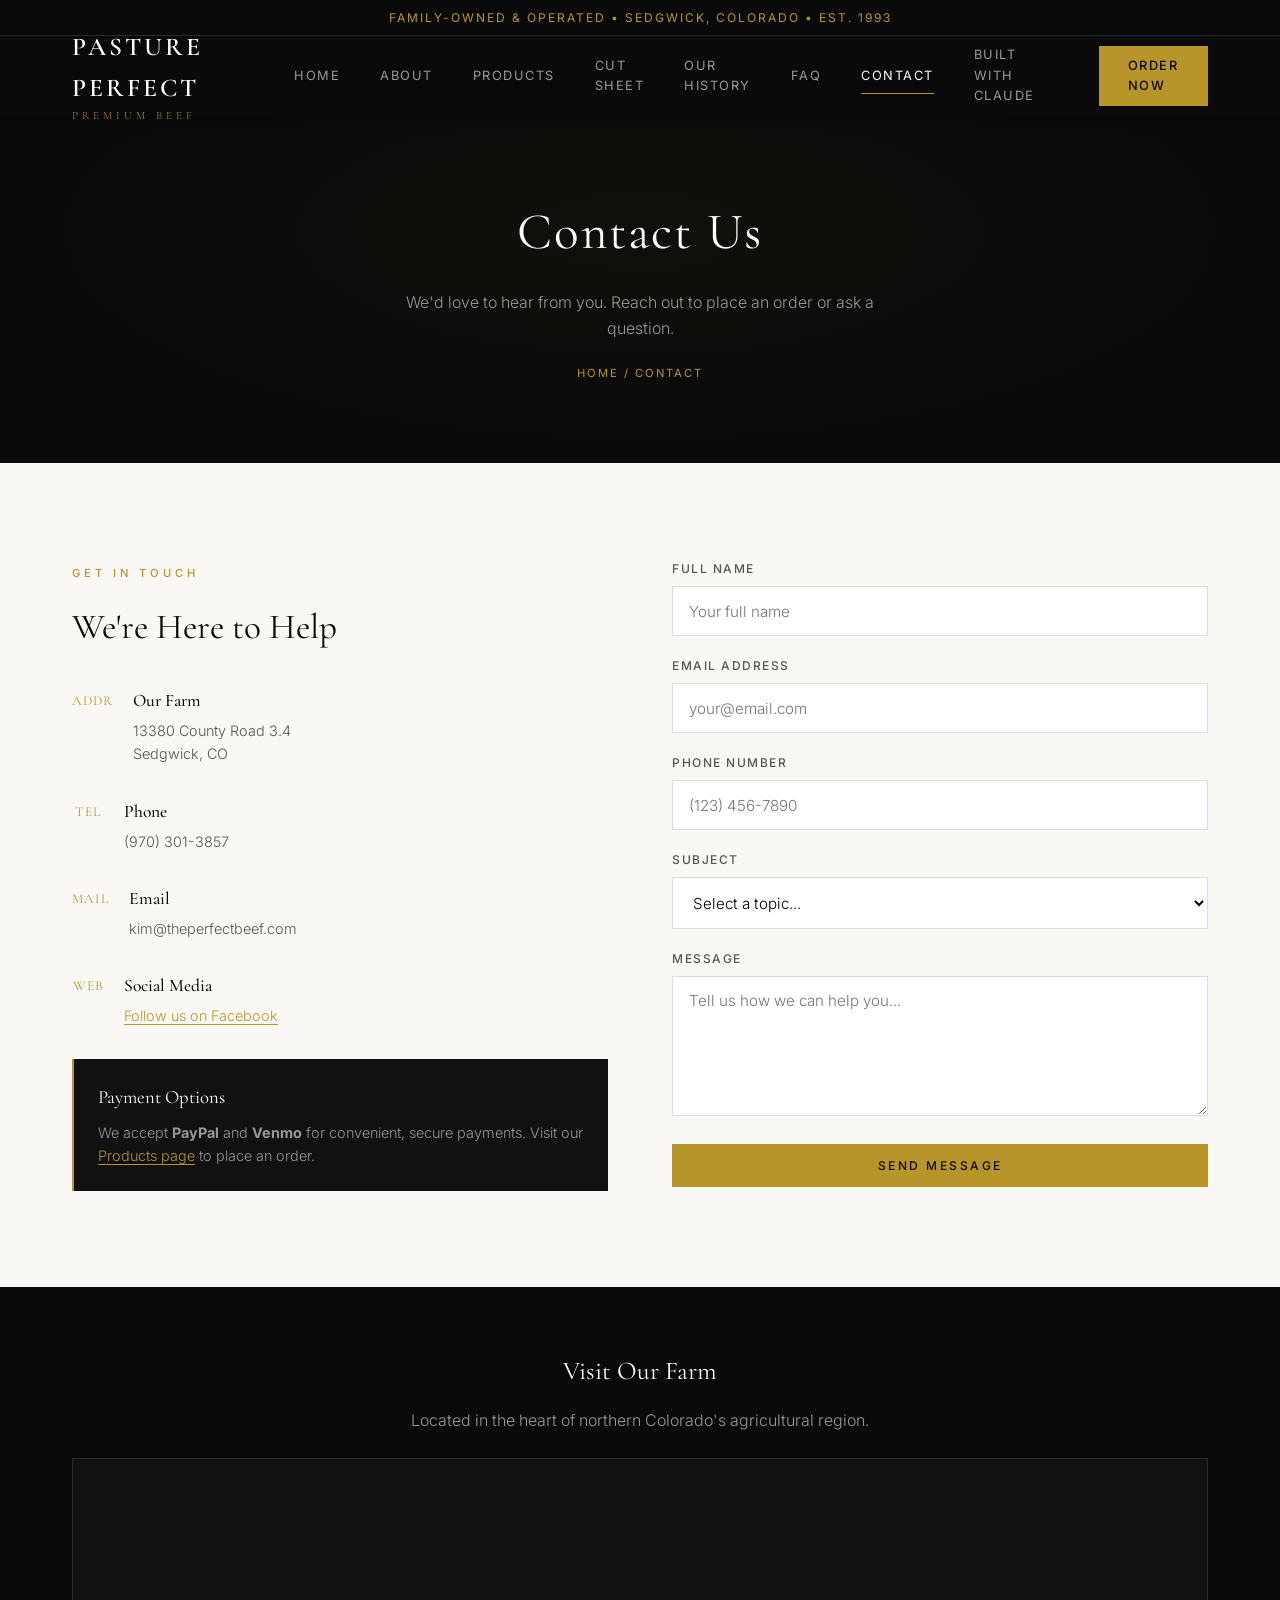
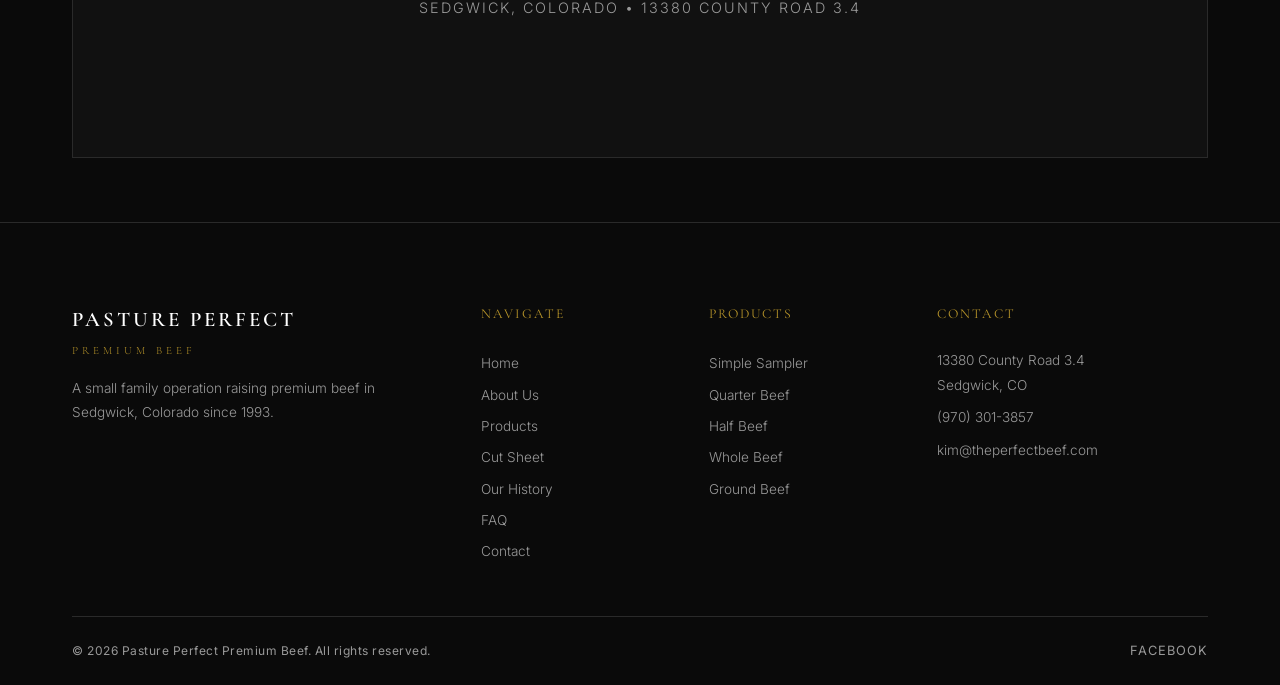
<file: pages/contact.html>
<!DOCTYPE html>
<html lang="en">
<head>
  <meta charset="UTF-8">
  <meta name="viewport" content="width=device-width, initial-scale=1.0">
  <meta name="description" content="Contact Pasture Perfect Premium Beef. Reach out to order quality, locally-raised beef or visit our farm in Sedgwick, CO.">
  <title>Contact | Pasture Perfect Premium Beef</title>
  <link href="https://fonts.googleapis.com/css2?family=Cormorant+Garamond:ital,wght@0,300;0,400;0,500;0,600;1,400&family=Inter:wght@300;400;500;600&display=swap" rel="stylesheet">
  <link rel="stylesheet" href="../css/styles.css">
</head>
<body>

  <!-- Header -->
  <header>
    <div class="header-top">
      <span>Family-Owned &amp; Operated &bull; Sedgwick, Colorado &bull; Est. 1993</span>
    </div>
    <nav class="nav-container">
      <a href="../index.html" class="logo">
        <span class="logo-main">Pasture Perfect</span>
        <span class="logo-sub">Premium Beef</span>
      </a>
      <div class="nav-links" id="navLinks">
        <a href="../index.html">Home</a>
        <a href="about.html">About</a>
        <a href="products.html">Products</a>
        <a href="cutsheet.html">Cut Sheet</a>
        <a href="history.html">Our History</a>
        <a href="faq.html">FAQ</a>
        <a href="contact.html" class="active">Contact</a>
        <a href="built-with-claude.html">Built with Claude</a>
        <a href="products.html" class="nav-cta">Order Now</a>
      </div>
      <div class="hamburger" id="hamburger" onclick="toggleMenu()">
        <span></span>
        <span></span>
        <span></span>
      </div>
    </nav>
  </header>

  <!-- Page Hero -->
  <section class="page-hero">
    <h1>Contact Us</h1>
    <p>We'd love to hear from you. Reach out to place an order or ask a question.</p>
    <div class="breadcrumb">
      <a href="../index.html">Home</a> / Contact
    </div>
  </section>

  <!-- Contact Section -->
  <section>
    <div class="container">
      <div class="contact-grid">
        <div class="contact-info">
          <span class="section-badge">Get in Touch</span>
          <h2 style="font-family: var(--font-heading); font-size: 2.2rem; color: var(--color-black); margin-bottom: 2rem; font-weight: 400;">We're Here to Help</h2>

          <div class="contact-info-item">
            <span class="contact-icon">Addr</span>
            <div>
              <h3>Our Farm</h3>
              <p>13380 County Road 3.4<br>Sedgwick, CO</p>
            </div>
          </div>

          <div class="contact-info-item">
            <span class="contact-icon">Tel</span>
            <div>
              <h3>Phone</h3>
              <p>(970) 301-3857</p>
            </div>
          </div>

          <div class="contact-info-item">
            <span class="contact-icon">Mail</span>
            <div>
              <h3>Email</h3>
              <p>kim@theperfectbeef.com</p>
            </div>
          </div>

          <div class="contact-info-item">
            <span class="contact-icon">Web</span>
            <div>
              <h3>Social Media</h3>
              <p><a href="https://www.facebook.com/PasturePerfectPremiumBeef/" target="_blank" rel="noopener" style="color: var(--color-gold); border-bottom: 1px solid var(--color-gold);">Follow us on Facebook</a></p>
            </div>
          </div>

          <div style="margin-top: 2rem; padding: 1.5rem; background-color: var(--color-near-black); border-left: 2px solid var(--color-gold);">
            <h3 style="font-family: var(--font-heading); color: var(--color-white); margin-bottom: 0.5rem; font-weight: 400;">Payment Options</h3>
            <p style="color: var(--color-light-gray); font-size: 0.9rem; font-weight: 300;">We accept <strong>PayPal</strong> and <strong>Venmo</strong> for convenient, secure payments. Visit our <a href="products.html" style="color: var(--color-gold); border-bottom: 1px solid var(--color-gold);">Products page</a> to place an order.</p>
          </div>
        </div>

        <div class="contact-form">
          <form id="contactForm" onsubmit="handleContactSubmit(event)">
            <div class="form-group">
              <label for="name">Full Name</label>
              <input type="text" id="name" name="name" placeholder="Your full name" required>
            </div>
            <div class="form-group">
              <label for="email">Email Address</label>
              <input type="email" id="email" name="email" placeholder="your@email.com" required>
            </div>
            <div class="form-group">
              <label for="phone">Phone Number</label>
              <input type="tel" id="phone" name="phone" placeholder="(123) 456-7890">
            </div>
            <div class="form-group">
              <label for="subject">Subject</label>
              <select id="subject" name="subject">
                <option value="">Select a topic...</option>
                <option value="order">Place an Order</option>
                <option value="pricing">Pricing Information</option>
                <option value="custom">Custom Cuts Request</option>
                <option value="visit">Farm Visit</option>
                <option value="wholesale">Wholesale Inquiry</option>
                <option value="other">Other</option>
              </select>
            </div>
            <div class="form-group">
              <label for="message">Message</label>
              <textarea id="message" name="message" placeholder="Tell us how we can help you..." required></textarea>
            </div>
            <button type="submit" class="btn btn-primary" style="width: 100%;">Send Message</button>
          </form>
        </div>
      </div>
    </div>
  </section>

  <!-- Map placeholder -->
  <section class="section-dark" style="padding: 4rem 0;">
    <div class="container" style="text-align: center;">
      <h3 style="font-family: var(--font-heading); color: var(--color-white); margin-bottom: 1rem; font-weight: 400; font-size: 1.6rem;">Visit Our Farm</h3>
      <p style="color: var(--color-light-gray); margin-bottom: 1.5rem; font-weight: 300;">Located in the heart of northern Colorado's agricultural region.</p>
      <div style="background-color: var(--color-near-black); height: 300px; display: flex; align-items: center; justify-content: center; border: 1px solid var(--color-border);">
        <p style="color: var(--color-light-gray); font-size: 0.9rem; letter-spacing: 2px; text-transform: uppercase; font-weight: 300;">Sedgwick, Colorado &bull; 13380 County Road 3.4</p>
      </div>
    </div>
  </section>

  <!-- Footer -->
  <footer>
    <div class="container">
      <div class="footer-grid">
        <div class="footer-brand">
          <div class="logo-main">Pasture Perfect</div>
          <div class="logo-sub">Premium Beef</div>
          <p>A small family operation raising premium beef in Sedgwick, Colorado since 1993.</p>
        </div>
        <div class="footer-col">
          <h4>Navigate</h4>
          <a href="../index.html">Home</a>
          <a href="about.html">About Us</a>
          <a href="products.html">Products</a>
          <a href="cutsheet.html">Cut Sheet</a>
          <a href="history.html">Our History</a>
          <a href="faq.html">FAQ</a>
          <a href="contact.html">Contact</a>
        </div>
        <div class="footer-col">
          <h4>Products</h4>
          <a href="products.html">Simple Sampler</a>
          <a href="products.html">Quarter Beef</a>
          <a href="products.html">Half Beef</a>
          <a href="products.html">Whole Beef</a>
          <a href="products.html">Ground Beef</a>
        </div>
        <div class="footer-col">
          <h4>Contact</h4>
          <p>13380 County Road 3.4<br>Sedgwick, CO</p>
          <p style="margin-top: 0.5rem;">(970) 301-3857</p>
          <p style="margin-top: 0.5rem;">kim@theperfectbeef.com</p>
        </div>
      </div>
      <div class="footer-bottom">
        <span>&copy; 2026 Pasture Perfect Premium Beef. All rights reserved.</span>
        <div class="footer-social">
          <a href="https://www.facebook.com/PasturePerfectPremiumBeef/" target="_blank" rel="noopener">Facebook</a>
        </div>
      </div>
    </div>
  </footer>

  <script src="../js/main.js"></script>
</body>
</html>
</file>
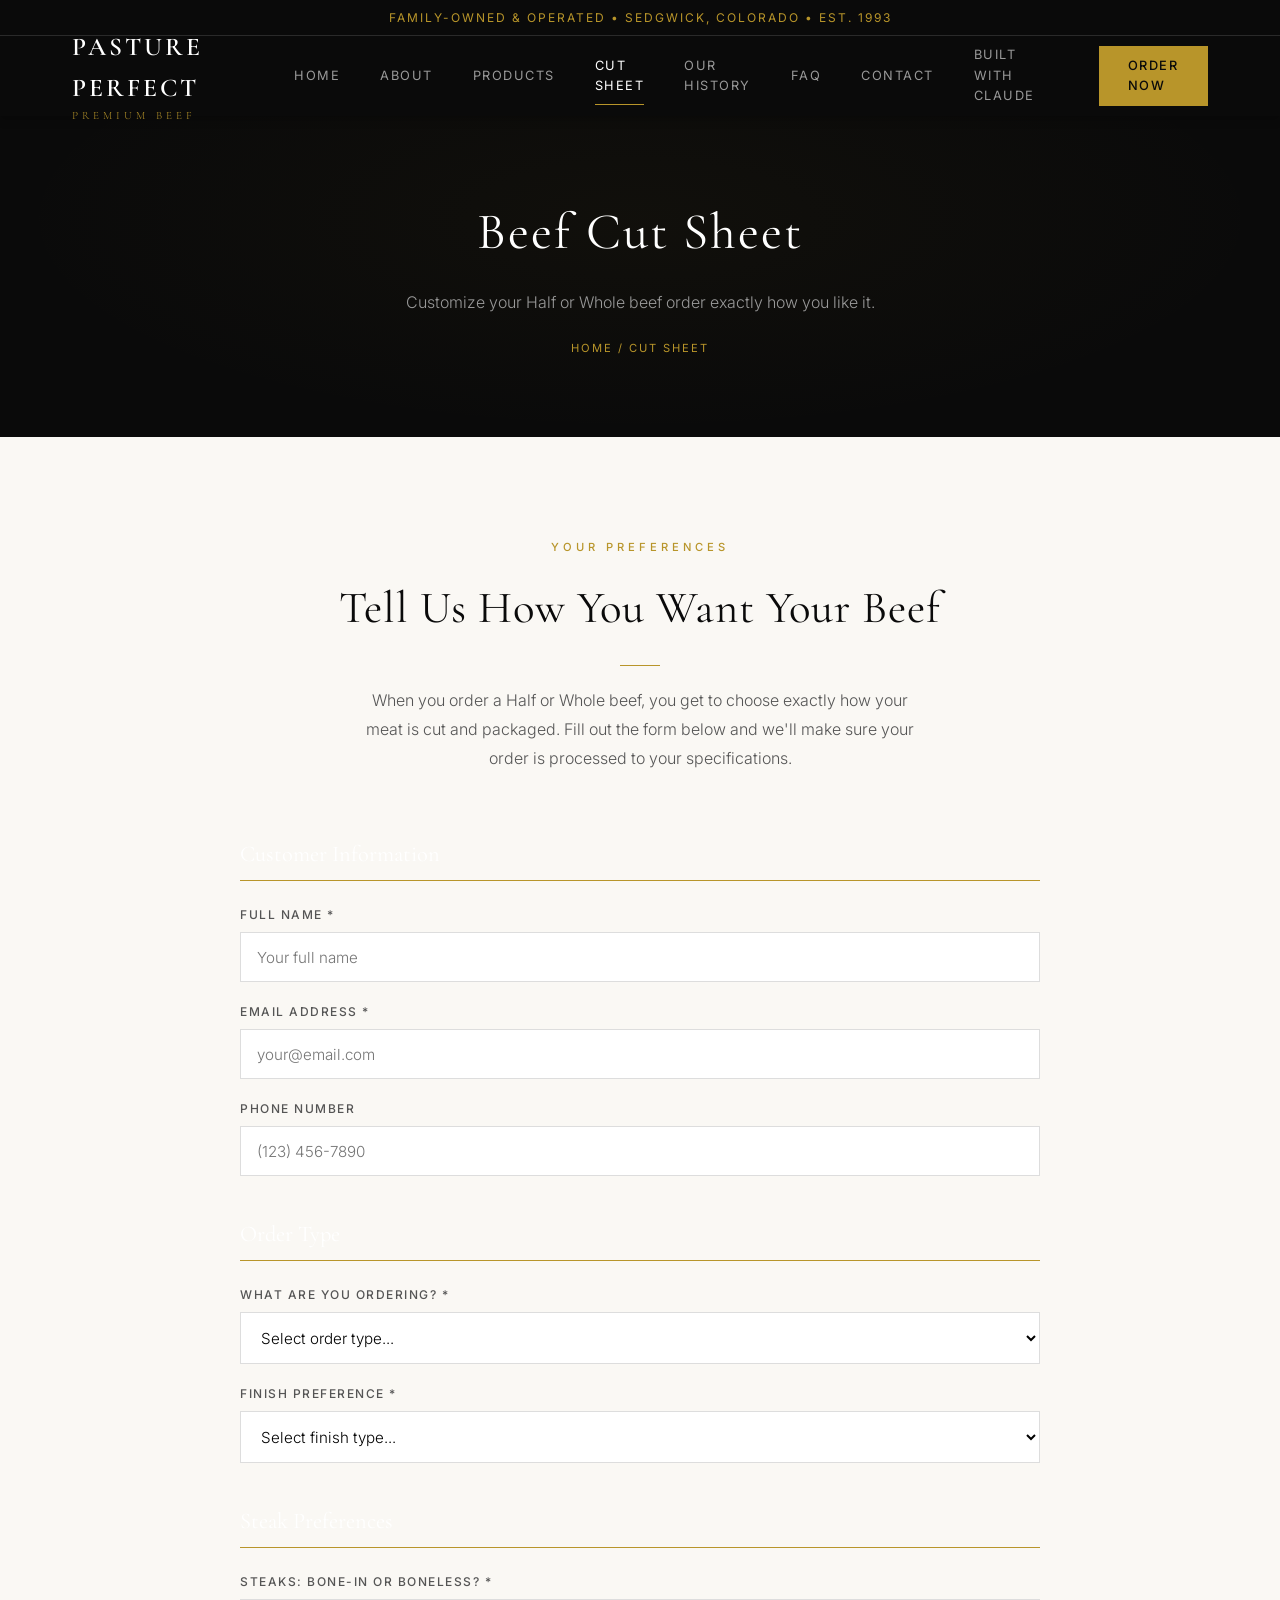
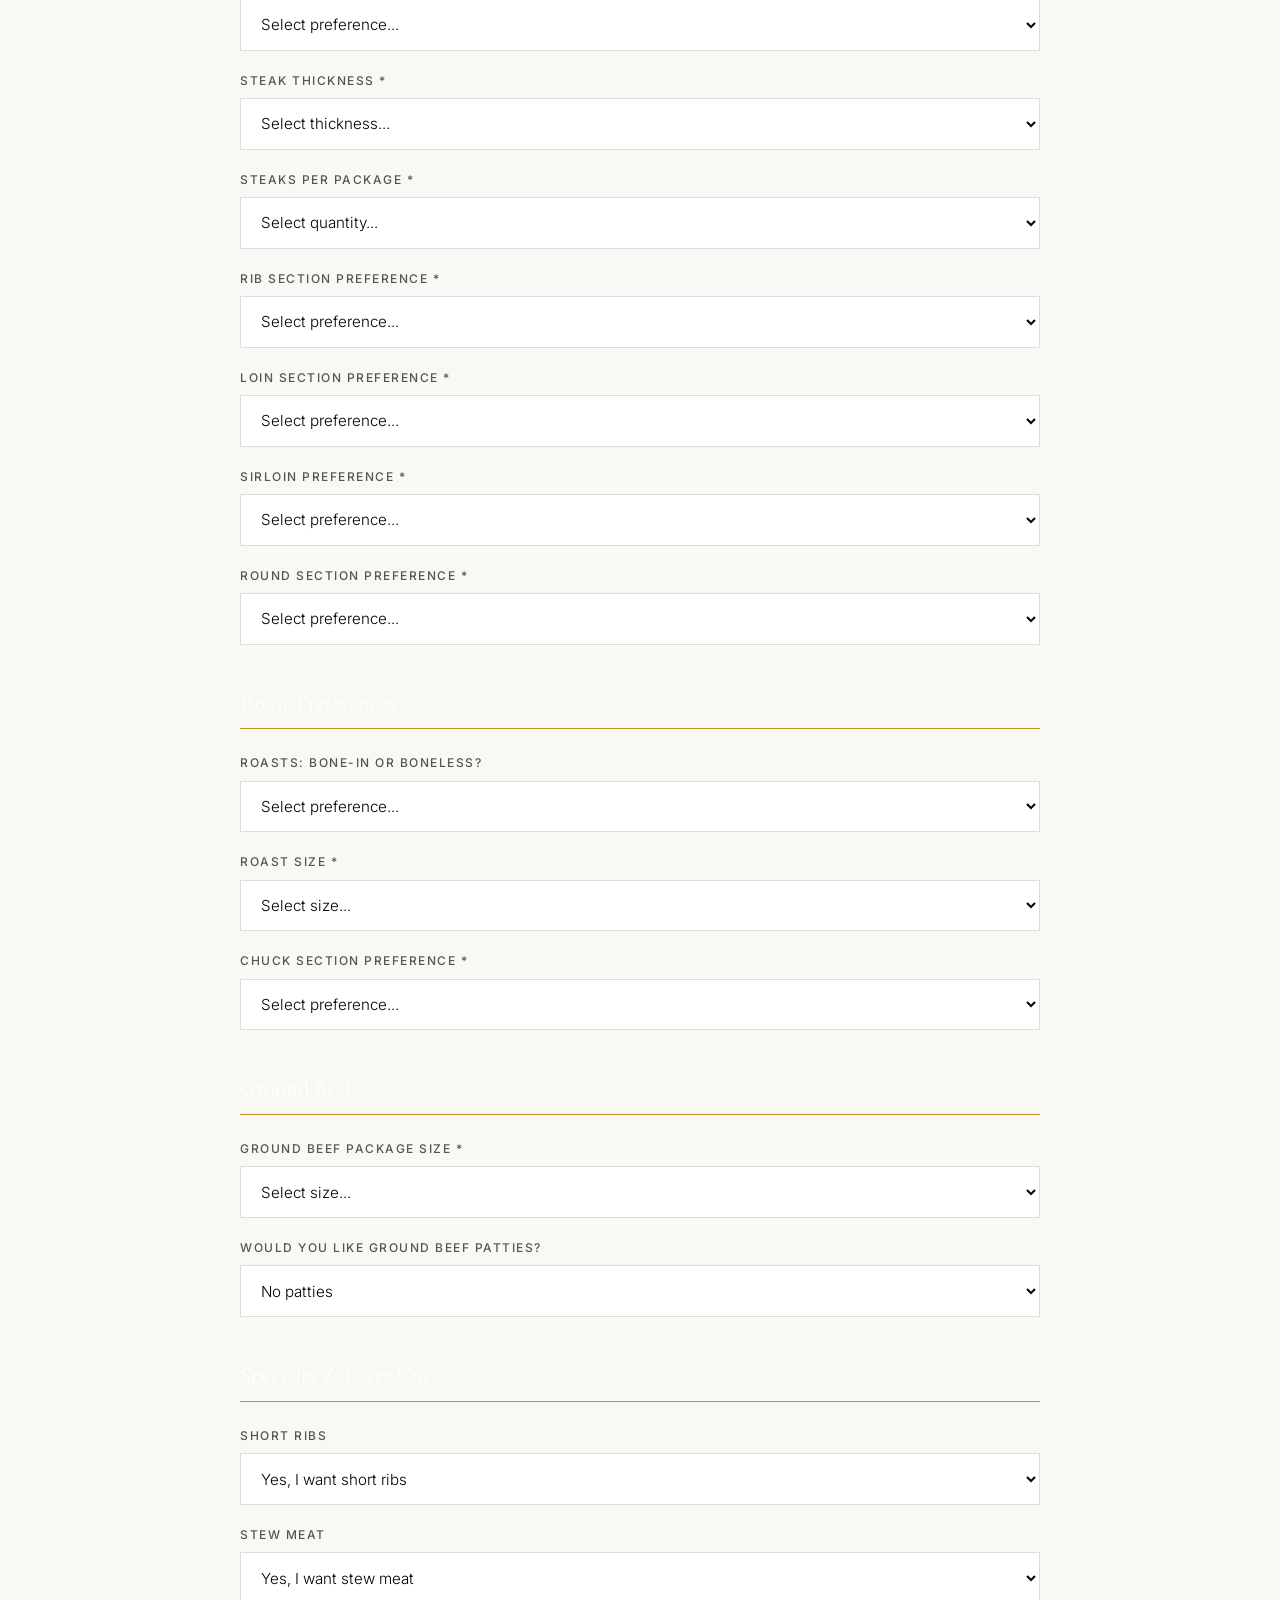
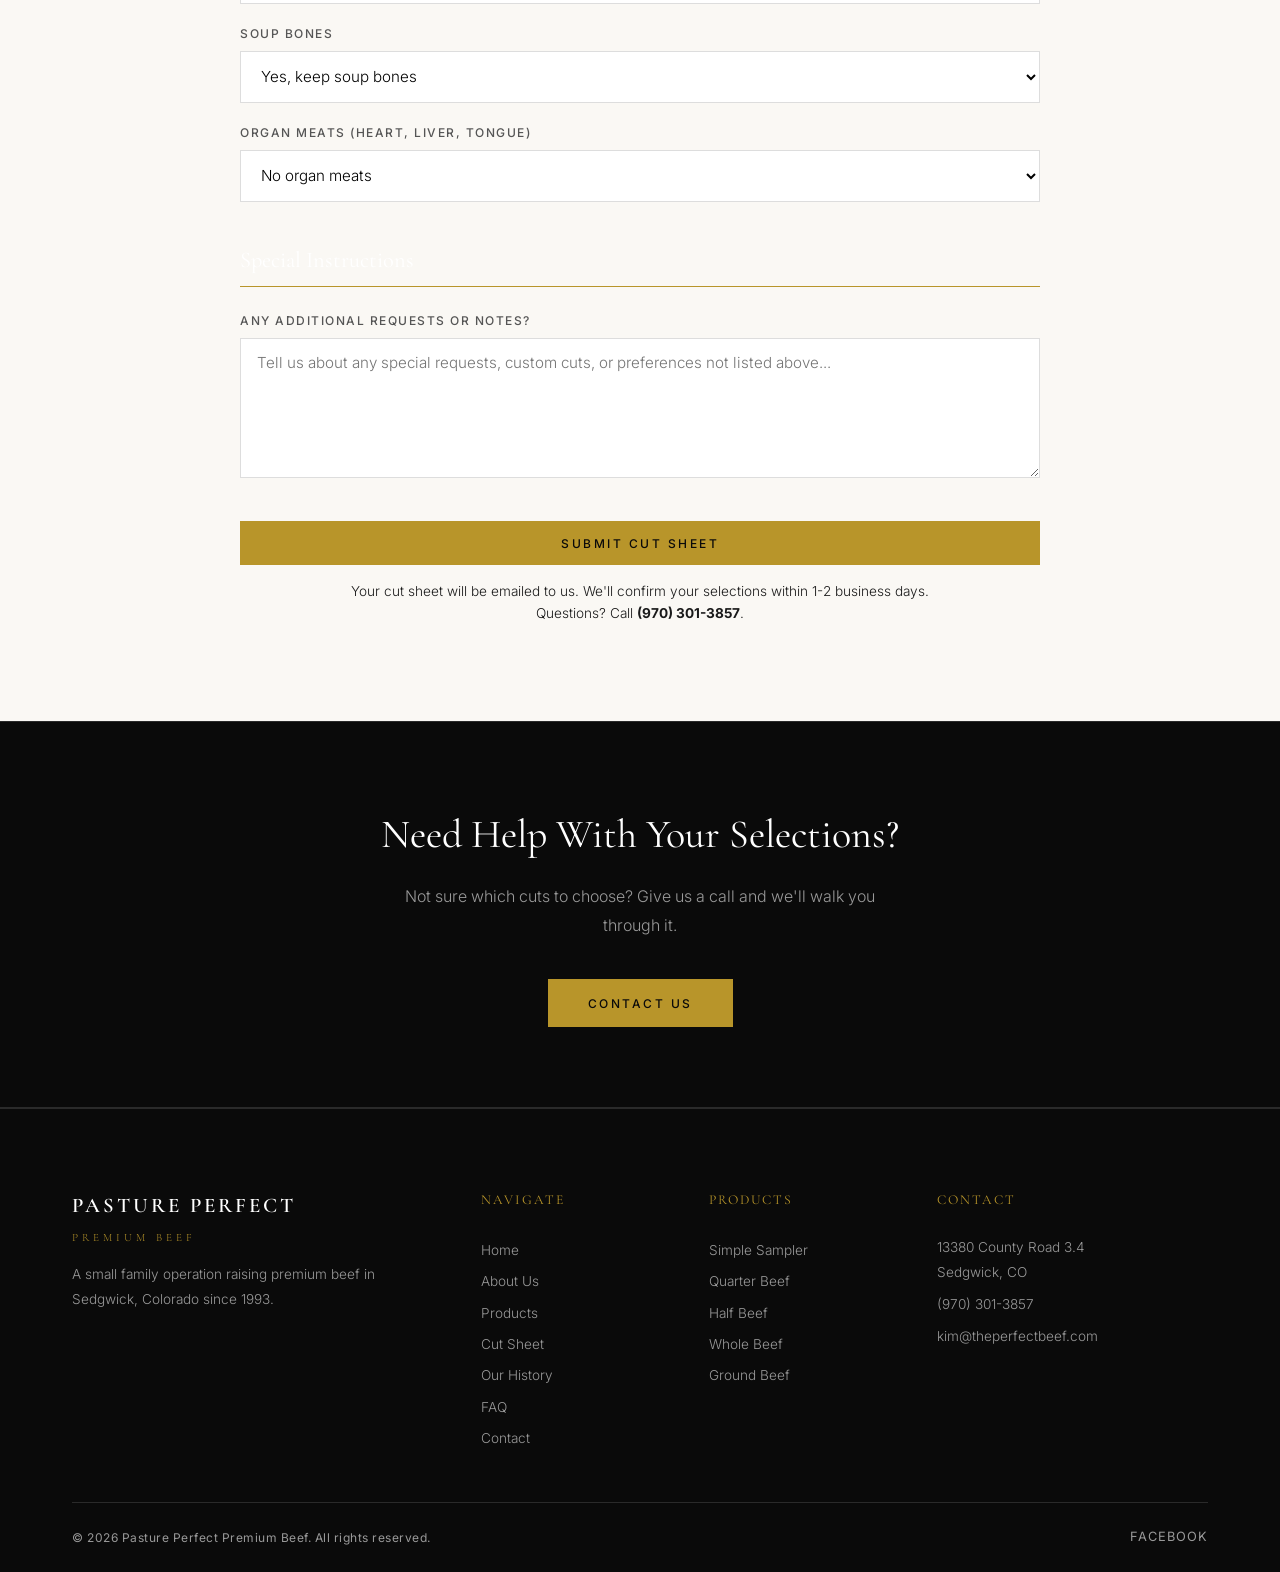
<file: pages/cutsheet.html>
<!DOCTYPE html>
<html lang="en">
<head>
  <meta charset="UTF-8">
  <meta name="viewport" content="width=device-width, initial-scale=1.0">
  <meta name="description" content="Customize your beef cuts with our Cut Sheet. Choose steak thickness, roast sizes, ground beef packaging, and more for your Half or Whole beef order.">
  <title>Cut Sheet | Pasture Perfect Premium Beef</title>
  <link href="https://fonts.googleapis.com/css2?family=Cormorant+Garamond:ital,wght@0,300;0,400;0,500;0,600;1,400&family=Inter:wght@300;400;500;600&display=swap" rel="stylesheet">
  <link rel="stylesheet" href="../css/styles.css">
</head>
<body>

  <!-- Header -->
  <header>
    <div class="header-top">
      <span>Family-Owned &amp; Operated &bull; Sedgwick, Colorado &bull; Est. 1993</span>
    </div>
    <nav class="nav-container">
      <a href="../index.html" class="logo">
        <span class="logo-main">Pasture Perfect</span>
        <span class="logo-sub">Premium Beef</span>
      </a>
      <div class="nav-links" id="navLinks">
        <a href="../index.html">Home</a>
        <a href="about.html">About</a>
        <a href="products.html">Products</a>
        <a href="cutsheet.html" class="active">Cut Sheet</a>
        <a href="history.html">Our History</a>
        <a href="faq.html">FAQ</a>
        <a href="contact.html">Contact</a>
        <a href="built-with-claude.html">Built with Claude</a>
        <a href="products.html" class="nav-cta">Order Now</a>
      </div>
      <div class="hamburger" id="hamburger" onclick="toggleMenu()">
        <span></span>
        <span></span>
        <span></span>
      </div>
    </nav>
  </header>

  <!-- Page Hero -->
  <section class="page-hero">
    <h1>Beef Cut Sheet</h1>
    <p>Customize your Half or Whole beef order exactly how you like it.</p>
    <div class="breadcrumb">
      <a href="../index.html">Home</a> / Cut Sheet
    </div>
  </section>

  <!-- Cut Sheet Introduction -->
  <section>
    <div class="container">
      <div class="section-header">
        <span class="section-badge">Your Preferences</span>
        <h2>Tell Us How You Want Your Beef</h2>
        <div class="section-divider"></div>
        <p>When you order a Half or Whole beef, you get to choose exactly how your meat is cut and packaged. Fill out the form below and we'll make sure your order is processed to your specifications.</p>
      </div>

      <div class="contact-form" style="max-width: 800px; margin: 0 auto;">
        <form id="cutSheetForm" onsubmit="handleCutSheetSubmit(event)">

          <!-- Customer Information -->
          <h3 style="font-family: var(--font-heading); color: var(--color-white); font-weight: 400; font-size: 1.4rem; margin-bottom: 1.5rem; padding-bottom: 0.5rem; border-bottom: 1px solid var(--color-gold);">Customer Information</h3>

          <div class="form-group">
            <label for="custName">Full Name *</label>
            <input type="text" id="custName" name="custName" placeholder="Your full name" required>
          </div>
          <div class="form-group">
            <label for="custEmail">Email Address *</label>
            <input type="email" id="custEmail" name="custEmail" placeholder="your@email.com" required>
          </div>
          <div class="form-group">
            <label for="custPhone">Phone Number</label>
            <input type="tel" id="custPhone" name="custPhone" placeholder="(123) 456-7890">
          </div>

          <!-- Order Type -->
          <h3 style="font-family: var(--font-heading); color: var(--color-white); font-weight: 400; font-size: 1.4rem; margin-bottom: 1.5rem; margin-top: 2.5rem; padding-bottom: 0.5rem; border-bottom: 1px solid var(--color-gold);">Order Type</h3>

          <div class="form-group">
            <label for="orderType">What are you ordering? *</label>
            <select id="orderType" name="orderType" required>
              <option value="">Select order type...</option>
              <option value="Half Beef">Half Beef</option>
              <option value="Whole Beef">Whole Beef</option>
            </select>
          </div>

          <div class="form-group">
            <label for="finishType">Finish Preference *</label>
            <select id="finishType" name="finishType" required>
              <option value="">Select finish type...</option>
              <option value="Grain Finished">Grain Finished (rich marbling, classic flavor)</option>
              <option value="Grass Fed">Grass Fed (leaner, robust flavor)</option>
            </select>
          </div>

          <!-- Steaks -->
          <h3 style="font-family: var(--font-heading); color: var(--color-white); font-weight: 400; font-size: 1.4rem; margin-bottom: 1.5rem; margin-top: 2.5rem; padding-bottom: 0.5rem; border-bottom: 1px solid var(--color-gold);">Steak Preferences</h3>

          <div class="form-group">
            <label for="steakCut">Steaks: Bone-In or Boneless? *</label>
            <select id="steakCut" name="steakCut" required>
              <option value="">Select preference...</option>
              <option value="Bone-In">Bone-In</option>
              <option value="Boneless">Boneless</option>
            </select>
          </div>

          <div class="form-group">
            <label for="steakThickness">Steak Thickness *</label>
            <select id="steakThickness" name="steakThickness" required>
              <option value="">Select thickness...</option>
              <option value="3/4 inch">3/4 inch</option>
              <option value="1 inch">1 inch (most popular)</option>
              <option value="1-1/4 inch">1-1/4 inch</option>
              <option value="1-1/2 inch">1-1/2 inch</option>
            </select>
          </div>

          <div class="form-group">
            <label for="steaksPerPkg">Steaks Per Package *</label>
            <select id="steaksPerPkg" name="steaksPerPkg" required>
              <option value="">Select quantity...</option>
              <option value="1">1 per package</option>
              <option value="2">2 per package (most popular)</option>
              <option value="4">4 per package</option>
            </select>
          </div>

          <div class="form-group">
            <label for="ribSteak">Rib Section Preference *</label>
            <select id="ribSteak" name="ribSteak" required>
              <option value="">Select preference...</option>
              <option value="Ribeye Steaks">Ribeye Steaks</option>
              <option value="Rib Roast (Prime Rib)">Rib Roast (Prime Rib)</option>
              <option value="Half Steaks / Half Roast">Half Steaks / Half Roast</option>
            </select>
          </div>

          <div class="form-group">
            <label for="loinChoice">Loin Section Preference *</label>
            <select id="loinChoice" name="loinChoice" required>
              <option value="">Select preference...</option>
              <option value="T-Bone / Porterhouse Steaks">T-Bone / Porterhouse Steaks</option>
              <option value="NY Strip Steaks + Tenderloin Steaks">NY Strip Steaks + Tenderloin Steaks (separated)</option>
              <option value="NY Strip Steaks + Whole Tenderloin">NY Strip Steaks + Whole Tenderloin</option>
            </select>
          </div>

          <div class="form-group">
            <label for="sirloinChoice">Sirloin Preference *</label>
            <select id="sirloinChoice" name="sirloinChoice" required>
              <option value="">Select preference...</option>
              <option value="Sirloin Steaks">Sirloin Steaks</option>
              <option value="Sirloin Roast">Sirloin Roast</option>
              <option value="Ground">Ground into hamburger</option>
            </select>
          </div>

          <div class="form-group">
            <label for="roundChoice">Round Section Preference *</label>
            <select id="roundChoice" name="roundChoice" required>
              <option value="">Select preference...</option>
              <option value="Round Steaks">Round Steaks</option>
              <option value="Round Roasts">Round Roasts</option>
              <option value="London Broil">London Broil</option>
              <option value="Ground">Ground into hamburger</option>
            </select>
          </div>

          <!-- Roasts -->
          <h3 style="font-family: var(--font-heading); color: var(--color-white); font-weight: 400; font-size: 1.4rem; margin-bottom: 1.5rem; margin-top: 2.5rem; padding-bottom: 0.5rem; border-bottom: 1px solid var(--color-gold);">Roast Preferences</h3>

          <div class="form-group">
            <label for="roastBone">Roasts: Bone-In or Boneless?</label>
            <select id="roastBone" name="roastBone">
              <option value="">Select preference...</option>
              <option value="Bone-In">Bone-In</option>
              <option value="Boneless">Boneless</option>
            </select>
          </div>

          <div class="form-group">
            <label for="roastSize">Roast Size *</label>
            <select id="roastSize" name="roastSize" required>
              <option value="">Select size...</option>
              <option value="2-3 lbs">2-3 lbs</option>
              <option value="3-4 lbs">3-4 lbs (most popular)</option>
              <option value="4-5 lbs">4-5 lbs</option>
              <option value="5-6 lbs">5-6 lbs</option>
            </select>
          </div>

          <div class="form-group">
            <label for="chuckChoice">Chuck Section Preference *</label>
            <select id="chuckChoice" name="chuckChoice" required>
              <option value="">Select preference...</option>
              <option value="Chuck Roasts">All Chuck Roasts</option>
              <option value="Half Roasts / Half Ground">Half Roasts / Half Ground</option>
              <option value="Ground">All Ground into hamburger</option>
            </select>
          </div>

          <!-- Ground Beef -->
          <h3 style="font-family: var(--font-heading); color: var(--color-white); font-weight: 400; font-size: 1.4rem; margin-bottom: 1.5rem; margin-top: 2.5rem; padding-bottom: 0.5rem; border-bottom: 1px solid var(--color-gold);">Ground Beef</h3>

          <div class="form-group">
            <label for="groundPkgSize">Ground Beef Package Size *</label>
            <select id="groundPkgSize" name="groundPkgSize" required>
              <option value="">Select size...</option>
              <option value="1 lb">1 lb packages</option>
              <option value="1.5 lbs">1.5 lb packages</option>
              <option value="2 lbs">2 lb packages</option>
              <option value="5 lbs">5 lb packages</option>
            </select>
          </div>

          <div class="form-group">
            <label for="patties">Would you like ground beef patties?</label>
            <select id="patties" name="patties">
              <option value="No">No patties</option>
              <option value="Yes - 1/4 lb patties">Yes - 1/4 lb patties</option>
              <option value="Yes - 1/3 lb patties">Yes - 1/3 lb patties</option>
              <option value="Yes - 1/2 lb patties">Yes - 1/2 lb patties</option>
            </select>
          </div>

          <!-- Specialty Cuts -->
          <h3 style="font-family: var(--font-heading); color: var(--color-white); font-weight: 400; font-size: 1.4rem; margin-bottom: 1.5rem; margin-top: 2.5rem; padding-bottom: 0.5rem; border-bottom: 1px solid var(--color-gold);">Specialty &amp; Extra Cuts</h3>

          <div class="form-group">
            <label for="shortRibs">Short Ribs</label>
            <select id="shortRibs" name="shortRibs">
              <option value="Yes">Yes, I want short ribs</option>
              <option value="No">No short ribs (grind into hamburger)</option>
            </select>
          </div>

          <div class="form-group">
            <label for="stewMeat">Stew Meat</label>
            <select id="stewMeat" name="stewMeat">
              <option value="Yes">Yes, I want stew meat</option>
              <option value="No">No stew meat (grind into hamburger)</option>
            </select>
          </div>

          <div class="form-group">
            <label for="soupBones">Soup Bones</label>
            <select id="soupBones" name="soupBones">
              <option value="Yes">Yes, keep soup bones</option>
              <option value="No">No soup bones</option>
            </select>
          </div>

          <div class="form-group">
            <label for="organMeats">Organ Meats (heart, liver, tongue)</label>
            <select id="organMeats" name="organMeats">
              <option value="No">No organ meats</option>
              <option value="Heart only">Heart only</option>
              <option value="Liver only">Liver only (sliced)</option>
              <option value="Tongue only">Tongue only</option>
              <option value="All organ meats">All organ meats</option>
            </select>
          </div>

          <!-- Special Instructions -->
          <h3 style="font-family: var(--font-heading); color: var(--color-white); font-weight: 400; font-size: 1.4rem; margin-bottom: 1.5rem; margin-top: 2.5rem; padding-bottom: 0.5rem; border-bottom: 1px solid var(--color-gold);">Special Instructions</h3>

          <div class="form-group">
            <label for="specialInstructions">Any additional requests or notes?</label>
            <textarea id="specialInstructions" name="specialInstructions" placeholder="Tell us about any special requests, custom cuts, or preferences not listed above..."></textarea>
          </div>

          <button type="submit" class="btn btn-primary" style="width: 100%; margin-top: 1rem;">Submit Cut Sheet</button>

          <p style="text-align: center; color: var(--color-medium-gray); font-size: 0.85rem; margin-top: 1rem; font-weight: 300;">
            Your cut sheet will be emailed to us. We'll confirm your selections within 1-2 business days.
            <br>Questions? Call <strong>(970) 301-3857</strong>.
          </p>
        </form>
      </div>
    </div>
  </section>

  <!-- CTA -->
  <section class="cta-banner">
    <h2>Need Help With Your Selections?</h2>
    <p>Not sure which cuts to choose? Give us a call and we'll walk you through it.</p>
    <a href="contact.html" class="btn btn-primary">Contact Us</a>
  </section>

  <!-- Footer -->
  <footer>
    <div class="container">
      <div class="footer-grid">
        <div class="footer-brand">
          <div class="logo-main">Pasture Perfect</div>
          <div class="logo-sub">Premium Beef</div>
          <p>A small family operation raising premium beef in Sedgwick, Colorado since 1993.</p>
        </div>
        <div class="footer-col">
          <h4>Navigate</h4>
          <a href="../index.html">Home</a>
          <a href="about.html">About Us</a>
          <a href="products.html">Products</a>
          <a href="cutsheet.html">Cut Sheet</a>
          <a href="history.html">Our History</a>
          <a href="faq.html">FAQ</a>
          <a href="contact.html">Contact</a>
        </div>
        <div class="footer-col">
          <h4>Products</h4>
          <a href="products.html">Simple Sampler</a>
          <a href="products.html">Quarter Beef</a>
          <a href="products.html">Half Beef</a>
          <a href="products.html">Whole Beef</a>
          <a href="products.html">Ground Beef</a>
        </div>
        <div class="footer-col">
          <h4>Contact</h4>
          <p>13380 County Road 3.4<br>Sedgwick, CO</p>
          <p style="margin-top: 0.5rem;">(970) 301-3857</p>
          <p style="margin-top: 0.5rem;">kim@theperfectbeef.com</p>
        </div>
      </div>
      <div class="footer-bottom">
        <span>&copy; 2026 Pasture Perfect Premium Beef. All rights reserved.</span>
        <div class="footer-social">
          <a href="https://www.facebook.com/PasturePerfectPremiumBeef/" target="_blank" rel="noopener">Facebook</a>
        </div>
      </div>
    </div>
  </footer>

  <script src="../js/main.js"></script>
</body>
</html>
</file>
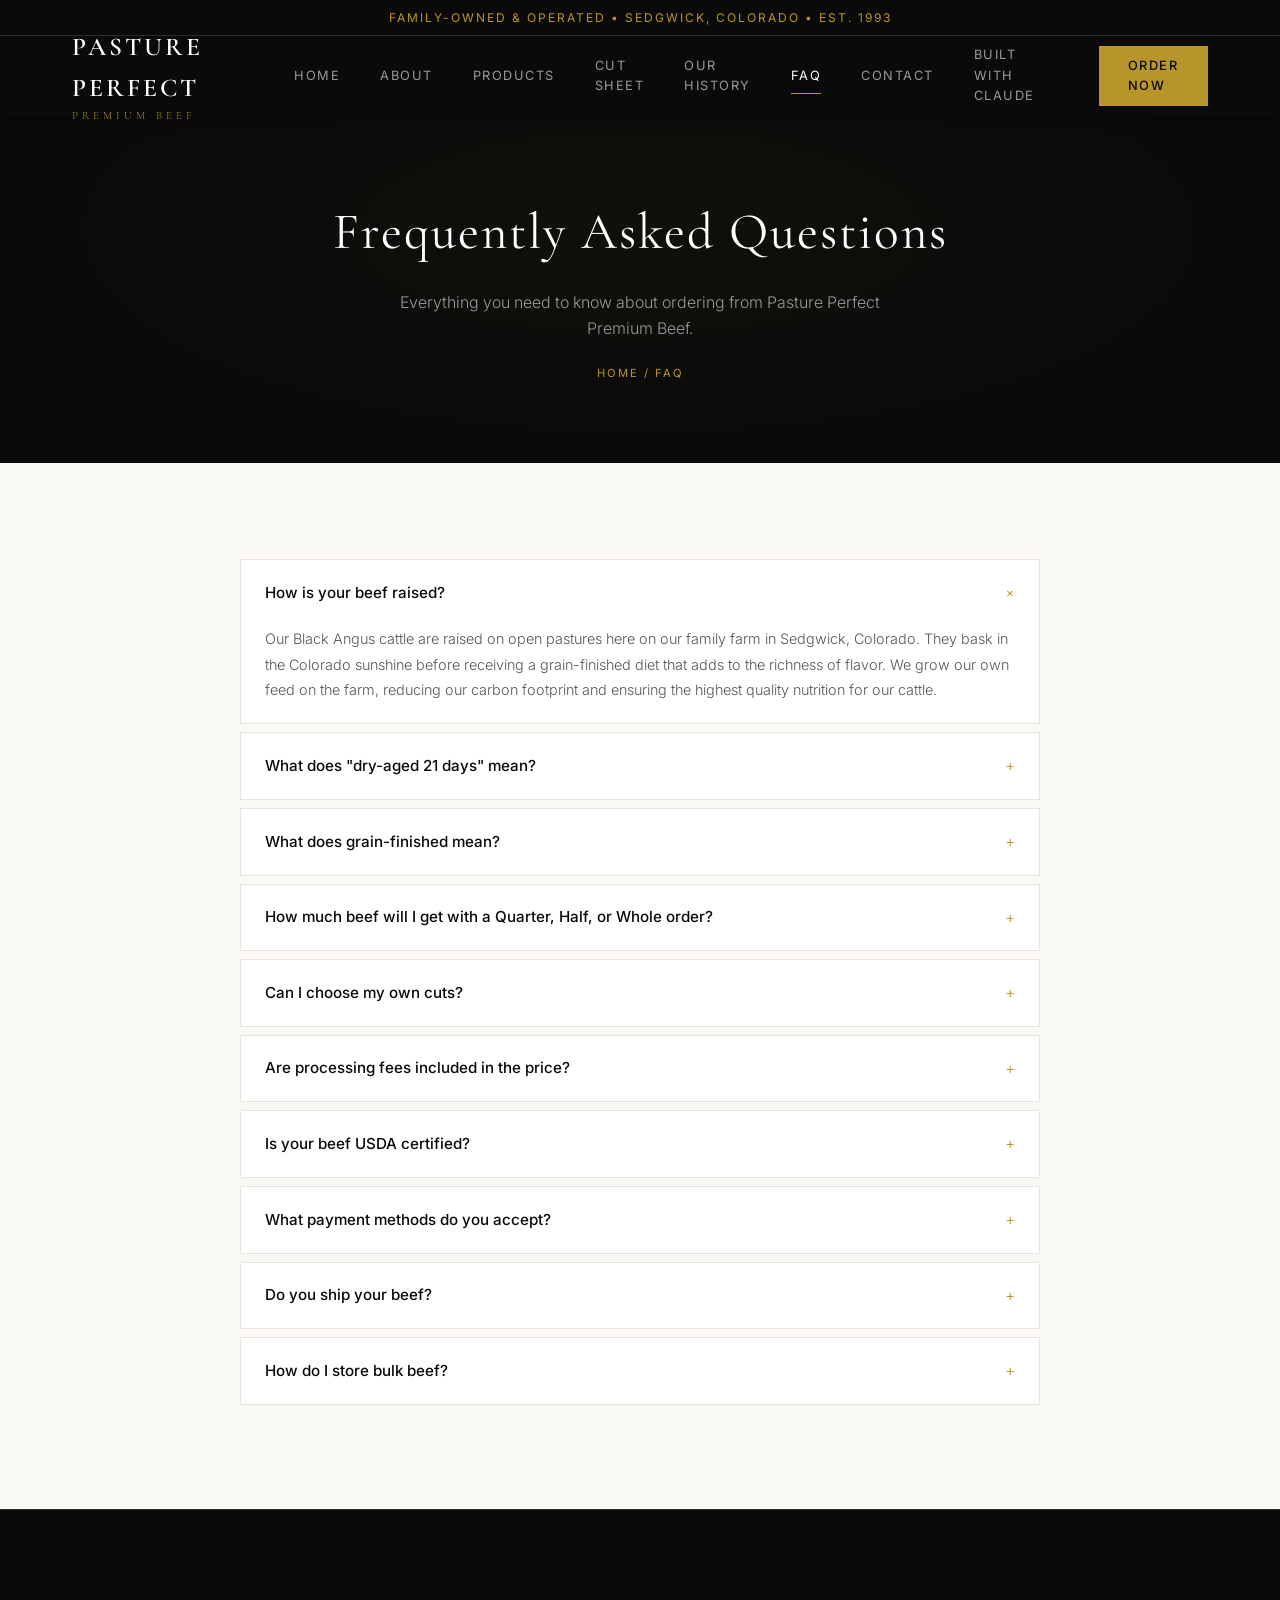
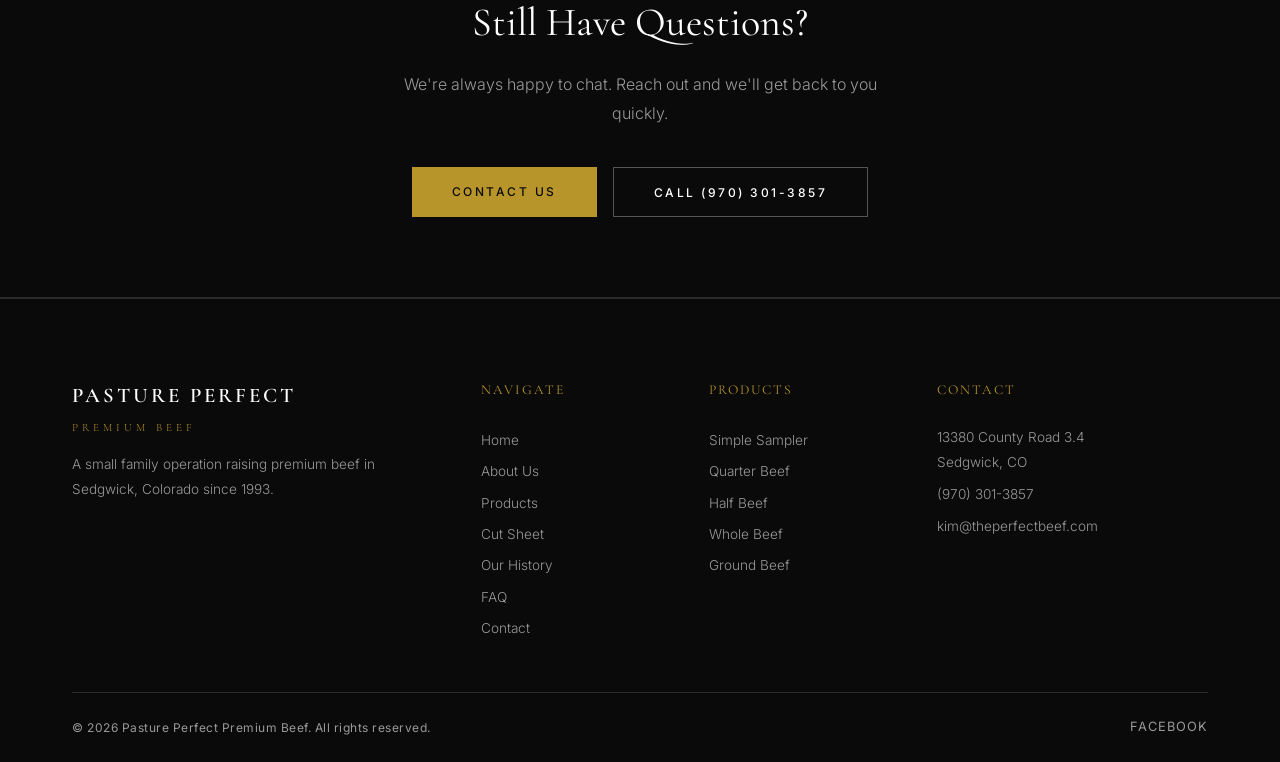
<file: pages/faq.html>
<!DOCTYPE html>
<html lang="en">
<head>
  <meta charset="UTF-8">
  <meta name="viewport" content="width=device-width, initial-scale=1.0">
  <meta name="description" content="Frequently asked questions about Pasture Perfect Premium Beef - ordering, shipping, cuts, payment, and more.">
  <title>FAQ | Pasture Perfect Premium Beef</title>
  <link href="https://fonts.googleapis.com/css2?family=Cormorant+Garamond:ital,wght@0,300;0,400;0,500;0,600;1,400&family=Inter:wght@300;400;500;600&display=swap" rel="stylesheet">
  <link rel="stylesheet" href="../css/styles.css">
</head>
<body>

  <!-- Header -->
  <header>
    <div class="header-top">
      <span>Family-Owned &amp; Operated &bull; Sedgwick, Colorado &bull; Est. 1993</span>
    </div>
    <nav class="nav-container">
      <a href="../index.html" class="logo">
        <span class="logo-main">Pasture Perfect</span>
        <span class="logo-sub">Premium Beef</span>
      </a>
      <div class="nav-links" id="navLinks">
        <a href="../index.html">Home</a>
        <a href="about.html">About</a>
        <a href="products.html">Products</a>
        <a href="cutsheet.html">Cut Sheet</a>
        <a href="history.html">Our History</a>
        <a href="faq.html" class="active">FAQ</a>
        <a href="contact.html">Contact</a>
        <a href="built-with-claude.html">Built with Claude</a>
        <a href="products.html" class="nav-cta">Order Now</a>
      </div>
      <div class="hamburger" id="hamburger" onclick="toggleMenu()">
        <span></span>
        <span></span>
        <span></span>
      </div>
    </nav>
  </header>

  <!-- Page Hero -->
  <section class="page-hero">
    <h1>Frequently Asked Questions</h1>
    <p>Everything you need to know about ordering from Pasture Perfect Premium Beef.</p>
    <div class="breadcrumb">
      <a href="../index.html">Home</a> / FAQ
    </div>
  </section>

  <!-- FAQ Section -->
  <section>
    <div class="container">
      <div class="faq-list">

        <div class="faq-item active">
          <div class="faq-question" onclick="toggleFaq(this)">
            <span>How is your beef raised?</span>
            <span class="faq-toggle">+</span>
          </div>
          <div class="faq-answer">
            <p>Our Black Angus cattle are raised on open pastures here on our family farm in Sedgwick, Colorado. They bask in the Colorado sunshine before receiving a grain-finished diet that adds to the richness of flavor. We grow our own feed on the farm, reducing our carbon footprint and ensuring the highest quality nutrition for our cattle.</p>
          </div>
        </div>

        <div class="faq-item">
          <div class="faq-question" onclick="toggleFaq(this)">
            <span>What does "dry-aged 21 days" mean?</span>
            <span class="faq-toggle">+</span>
          </div>
          <div class="faq-answer">
            <p>Dry aging is a process where beef is aged in a controlled, refrigerated environment for 21 days. During this time, natural enzymes break down the muscle tissue, resulting in significantly more tender and flavorful beef. This process concentrates the beef flavor and creates the melt-in-your-mouth texture that our customers love.</p>
          </div>
        </div>

        <div class="faq-item">
          <div class="faq-question" onclick="toggleFaq(this)">
            <span>What does grain-finished mean?</span>
            <span class="faq-toggle">+</span>
          </div>
          <div class="faq-answer">
            <p>All our cattle are grass-fed and start on pasture. Grain-finished cattle receive a diet of farm-grown grain in the final months, which produces rich marbling and a buttery flavor. This finishing process creates the melt-in-your-mouth tenderness our customers love.</p>
          </div>
        </div>

        <div class="faq-item">
          <div class="faq-question" onclick="toggleFaq(this)">
            <span>How much beef will I get with a Quarter, Half, or Whole order?</span>
            <span class="faq-toggle">+</span>
          </div>
          <div class="faq-answer">
            <p>A Whole Beef yields a minimum of 529 pounds of beef. A Half Beef is approximately half that amount, and a Quarter Beef provides a proportionate sample. All three options include a fine assortment of steaks, roasts, ground beef, and specialty cuts. We pride ourselves on providing more beef per order than the average supplier.</p>
          </div>
        </div>

        <div class="faq-item">
          <div class="faq-question" onclick="toggleFaq(this)">
            <span>Can I choose my own cuts?</span>
            <span class="faq-toggle">+</span>
          </div>
          <div class="faq-answer">
            <p>Yes! Customers who choose Half or Whole portions can select their preferred cuts. You have the luxury of deciding how thick your steaks will be, the exact size of your roasts, and how many pounds each package of ground beef should contain. Specialty picks like Prime Rib, Brisket, and Organ Meat are also available. Quarter Beef customers receive cuts carefully selected to provide great variety and value.</p>
          </div>
        </div>

        <div class="faq-item">
          <div class="faq-question" onclick="toggleFaq(this)">
            <span>Are processing fees included in the price?</span>
            <span class="faq-toggle">+</span>
          </div>
          <div class="faq-answer">
            <p>Yes! Unlike many other suppliers, our prices include all processing fees. We believe in transparent pricing with no hidden costs. What you see is what you pay &mdash; no surprises at pickup.</p>
          </div>
        </div>

        <div class="faq-item">
          <div class="faq-question" onclick="toggleFaq(this)">
            <span>Is your beef USDA certified?</span>
            <span class="faq-toggle">+</span>
          </div>
          <div class="faq-answer">
            <p>Absolutely. All our beef is processed at USDA certified facilities, and each cut is meticulously inspected to meet the highest safety and quality standards. You can enjoy our beef with complete confidence.</p>
          </div>
        </div>

        <div class="faq-item">
          <div class="faq-question" onclick="toggleFaq(this)">
            <span>What payment methods do you accept?</span>
            <span class="faq-toggle">+</span>
          </div>
          <div class="faq-answer">
            <p>We accept <strong>PayPal</strong> and <strong>Venmo</strong> for fast, secure, and convenient payments. PayPal allows you to pay with your PayPal balance, bank account, or credit/debit card. With Venmo, you can send payment directly from your Venmo account. Visit our <a href="products.html" style="color: var(--color-gold); border-bottom: 1px solid var(--color-gold);">Products page</a> to place your order and pay online.</p>
          </div>
        </div>

        <div class="faq-item">
          <div class="faq-question" onclick="toggleFaq(this)">
            <span>Do you ship your beef?</span>
            <span class="faq-toggle">+</span>
          </div>
          <div class="faq-answer">
            <p>Yes! Our ground beef ships conveniently to your door. For larger bulk orders (Quarter, Half, and Whole), please contact us to discuss pickup or delivery arrangements. We're always happy to work with our customers to find the best solution.</p>
          </div>
        </div>

        <div class="faq-item">
          <div class="faq-question" onclick="toggleFaq(this)">
            <span>How do I store bulk beef?</span>
            <span class="faq-toggle">+</span>
          </div>
          <div class="faq-answer">
            <p>Bulk beef should be stored in a chest or upright freezer. A Quarter Beef typically requires about 4-5 cubic feet of freezer space, a Half Beef needs about 8 cubic feet, and a Whole Beef requires about 16 cubic feet. Properly frozen beef maintains excellent quality for 12 months or more.</p>
          </div>
        </div>

      </div>
    </div>
  </section>

  <!-- Still have questions -->
  <section class="cta-banner">
    <h2>Still Have Questions?</h2>
    <p>We're always happy to chat. Reach out and we'll get back to you quickly.</p>
    <div class="hero-buttons" style="justify-content: center;">
      <a href="contact.html" class="btn btn-primary">Contact Us</a>
      <a href="tel:9703013857" class="btn btn-outline">Call (970) 301-3857</a>
    </div>
  </section>

  <!-- Footer -->
  <footer>
    <div class="container">
      <div class="footer-grid">
        <div class="footer-brand">
          <div class="logo-main">Pasture Perfect</div>
          <div class="logo-sub">Premium Beef</div>
          <p>A small family operation raising premium beef in Sedgwick, Colorado since 1993.</p>
        </div>
        <div class="footer-col">
          <h4>Navigate</h4>
          <a href="../index.html">Home</a>
          <a href="about.html">About Us</a>
          <a href="products.html">Products</a>
          <a href="cutsheet.html">Cut Sheet</a>
          <a href="history.html">Our History</a>
          <a href="faq.html">FAQ</a>
          <a href="contact.html">Contact</a>
        </div>
        <div class="footer-col">
          <h4>Products</h4>
          <a href="products.html">Simple Sampler</a>
          <a href="products.html">Quarter Beef</a>
          <a href="products.html">Half Beef</a>
          <a href="products.html">Whole Beef</a>
          <a href="products.html">Ground Beef</a>
        </div>
        <div class="footer-col">
          <h4>Contact</h4>
          <p>13380 County Road 3.4<br>Sedgwick, CO</p>
          <p style="margin-top: 0.5rem;">(970) 301-3857</p>
          <p style="margin-top: 0.5rem;">kim@theperfectbeef.com</p>
        </div>
      </div>
      <div class="footer-bottom">
        <span>&copy; 2026 Pasture Perfect Premium Beef. All rights reserved.</span>
        <div class="footer-social">
          <a href="https://www.facebook.com/PasturePerfectPremiumBeef/" target="_blank" rel="noopener">Facebook</a>
        </div>
      </div>
    </div>
  </footer>

  <script src="../js/main.js"></script>
</body>
</html>
</file>
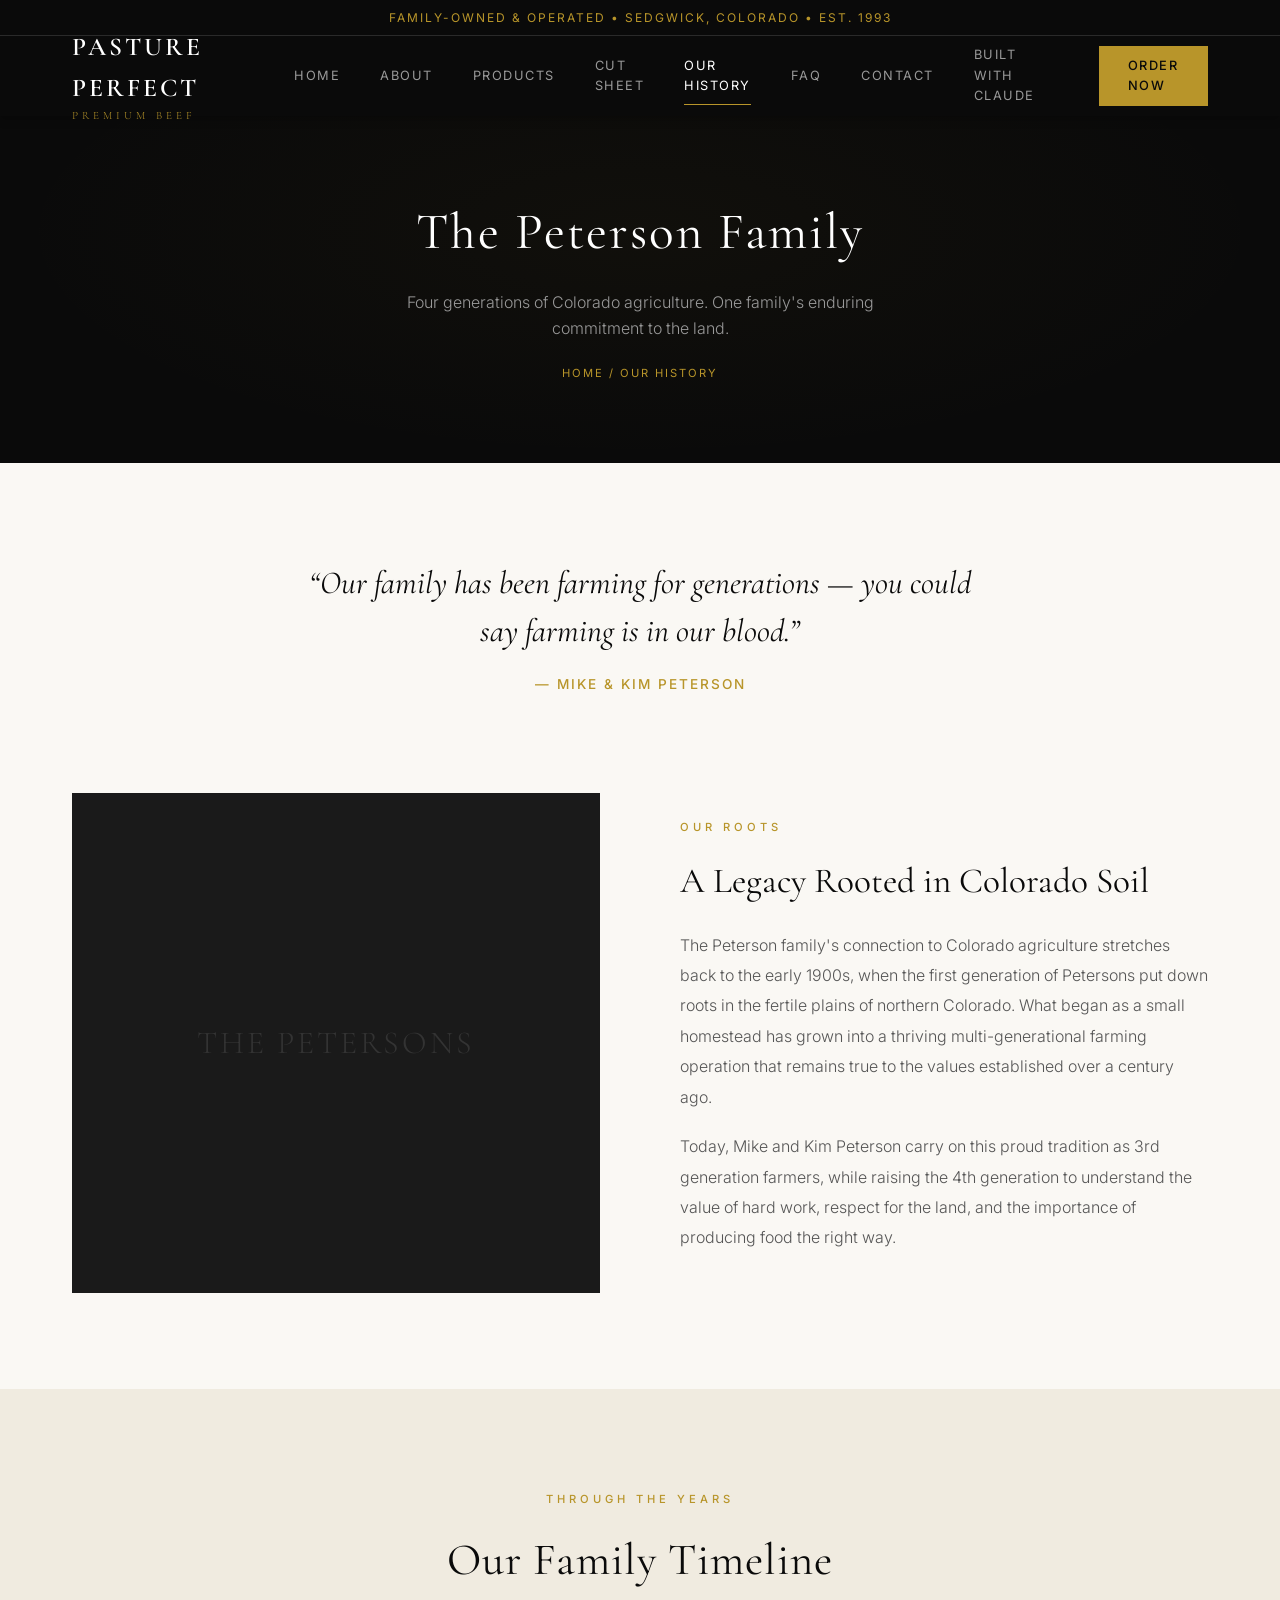
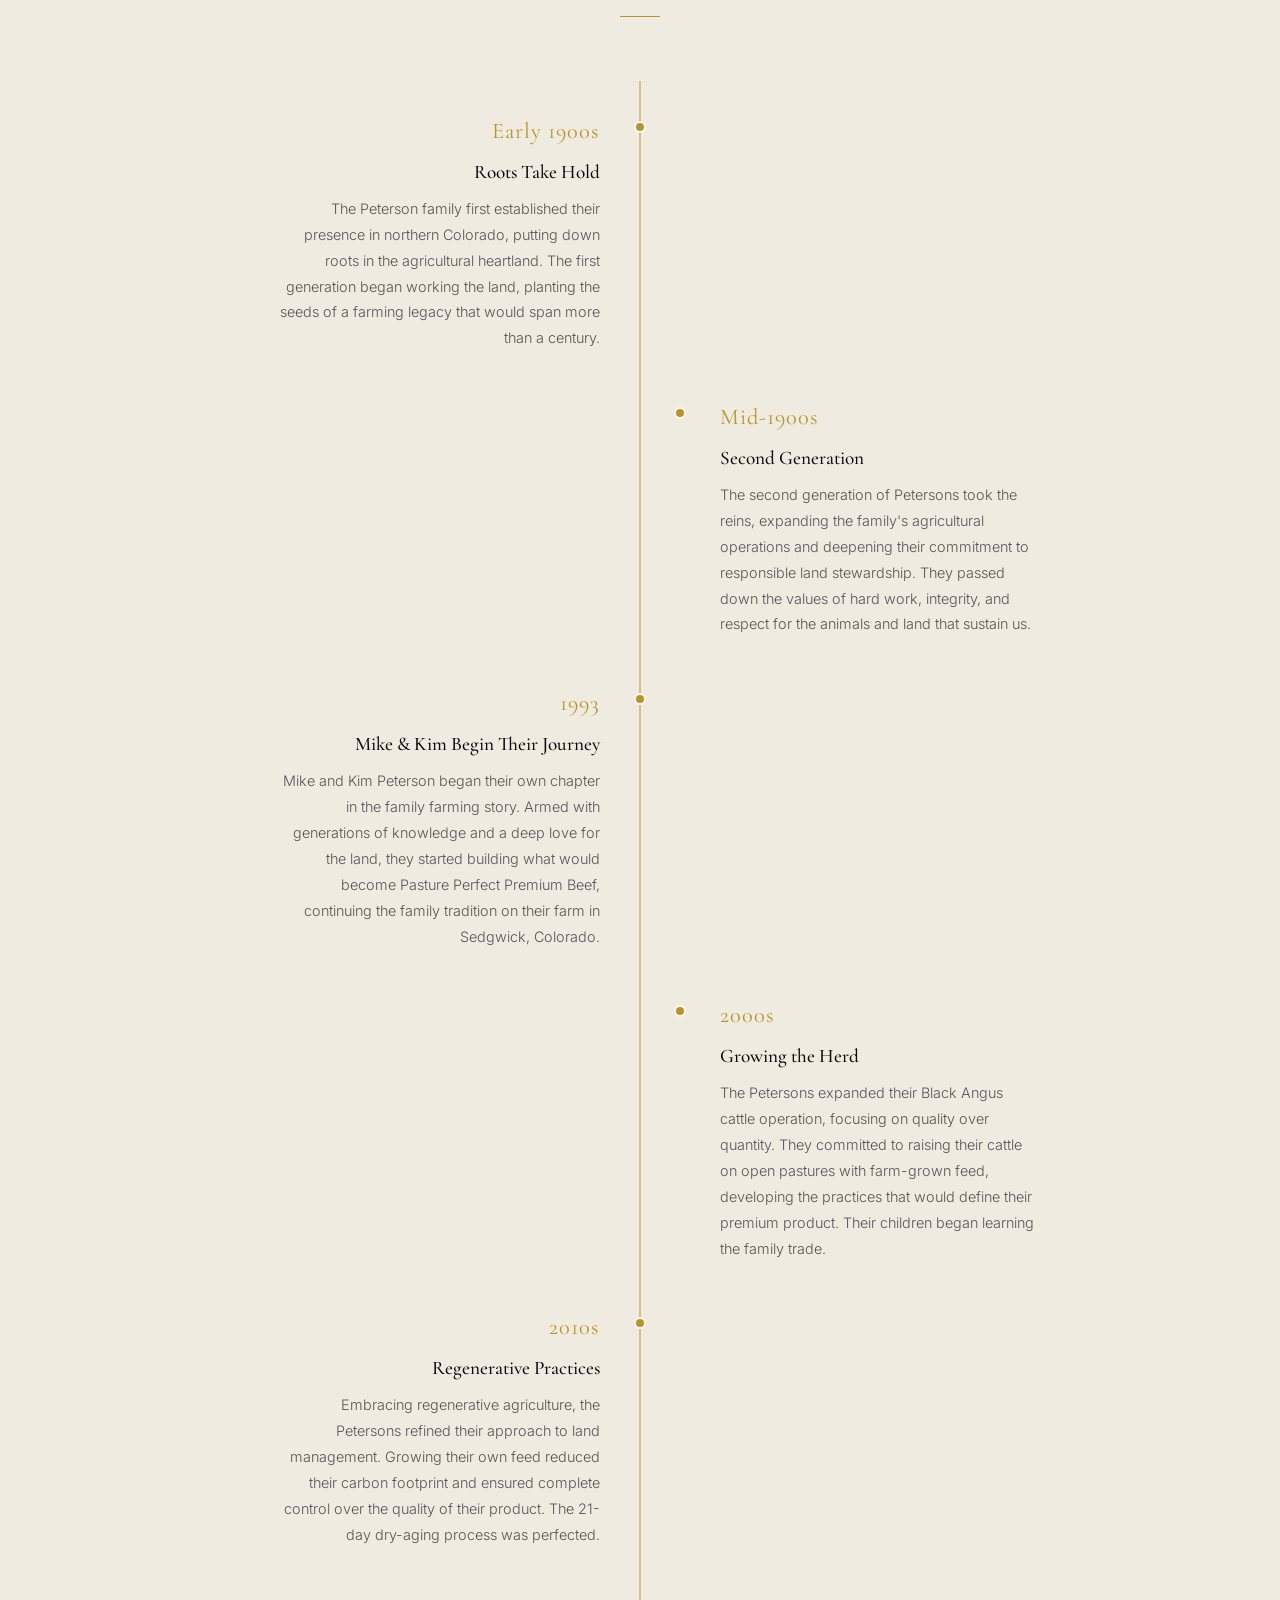
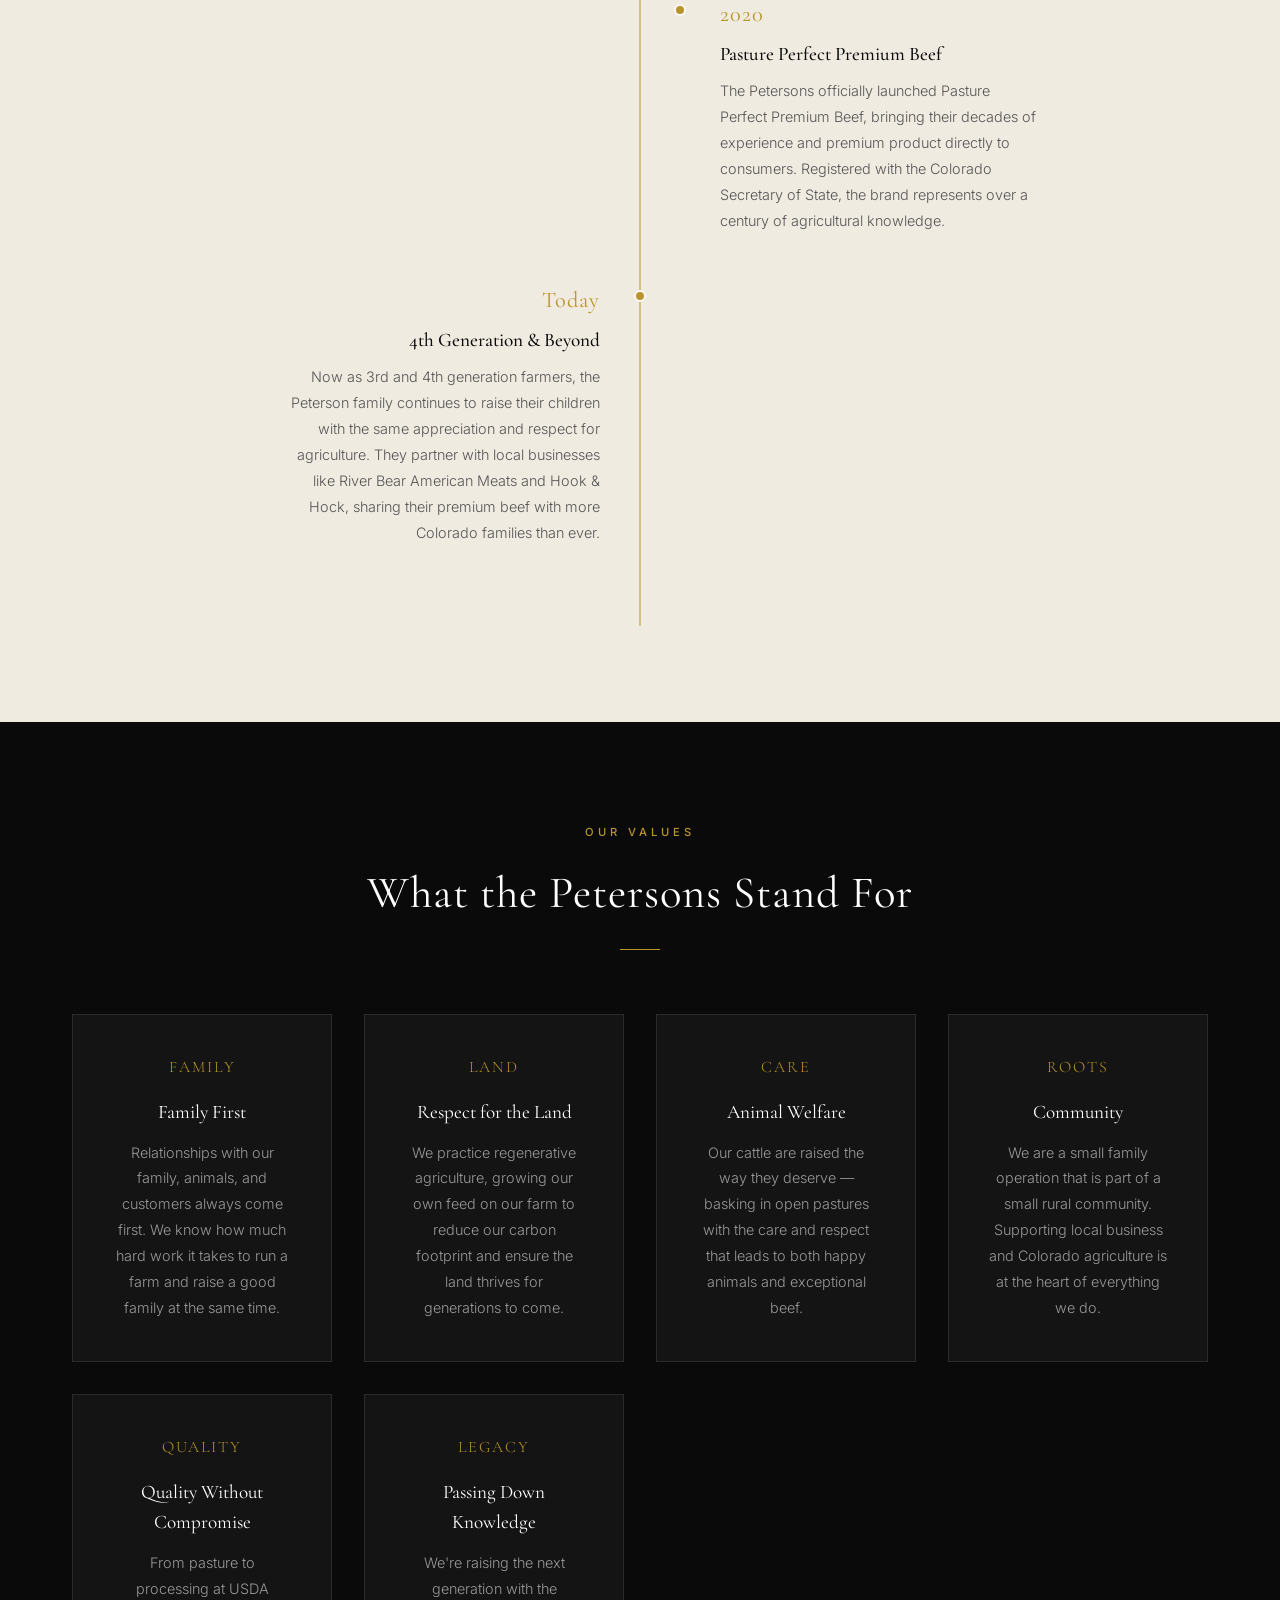
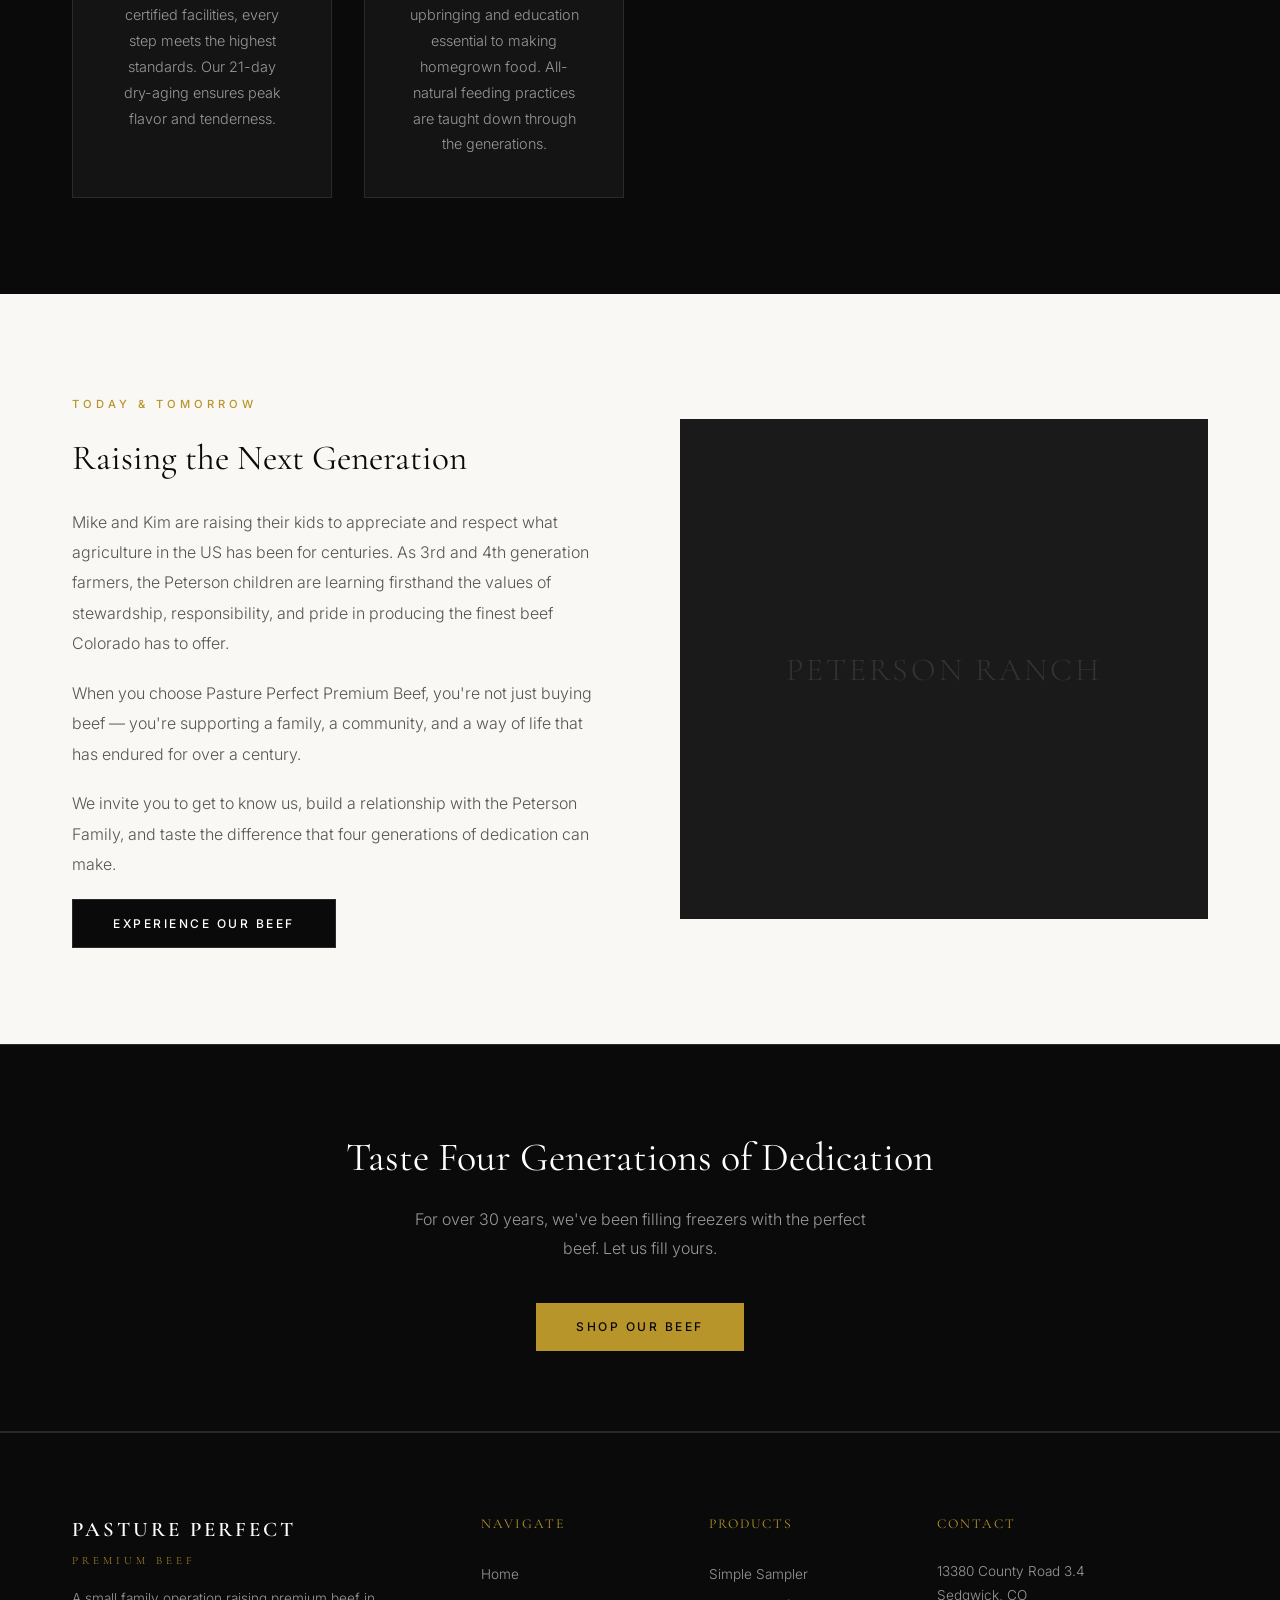
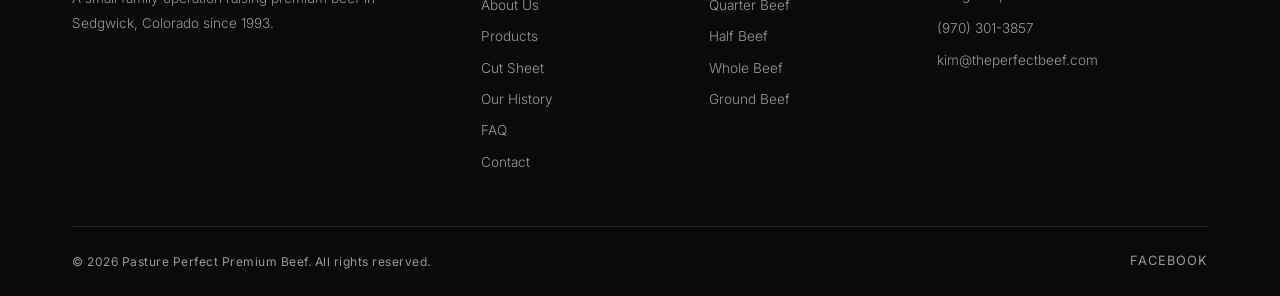
<file: pages/history.html>
<!DOCTYPE html>
<html lang="en">
<head>
  <meta charset="UTF-8">
  <meta name="viewport" content="width=device-width, initial-scale=1.0">
  <meta name="description" content="The Peterson Family history - 3rd and 4th generation farmers in Colorado since the early 1900s. Learn about our family's deep roots in agriculture.">
  <title>Our History | The Peterson Family | Pasture Perfect Premium Beef</title>
  <link href="https://fonts.googleapis.com/css2?family=Cormorant+Garamond:ital,wght@0,300;0,400;0,500;0,600;1,400&family=Inter:wght@300;400;500;600&display=swap" rel="stylesheet">
  <link rel="stylesheet" href="../css/styles.css">
</head>
<body>

  <!-- Header -->
  <header>
    <div class="header-top">
      <span>Family-Owned &amp; Operated &bull; Sedgwick, Colorado &bull; Est. 1993</span>
    </div>
    <nav class="nav-container">
      <a href="../index.html" class="logo">
        <span class="logo-main">Pasture Perfect</span>
        <span class="logo-sub">Premium Beef</span>
      </a>
      <div class="nav-links" id="navLinks">
        <a href="../index.html">Home</a>
        <a href="about.html">About</a>
        <a href="products.html">Products</a>
        <a href="cutsheet.html">Cut Sheet</a>
        <a href="history.html" class="active">Our History</a>
        <a href="faq.html">FAQ</a>
        <a href="contact.html">Contact</a>
        <a href="built-with-claude.html">Built with Claude</a>
        <a href="products.html" class="nav-cta">Order Now</a>
      </div>
      <div class="hamburger" id="hamburger" onclick="toggleMenu()">
        <span></span>
        <span></span>
        <span></span>
      </div>
    </nav>
  </header>

  <!-- Page Hero -->
  <section class="page-hero">
    <h1>The Peterson Family</h1>
    <p>Four generations of Colorado agriculture. One family's enduring commitment to the land.</p>
    <div class="breadcrumb">
      <a href="../index.html">Home</a> / Our History
    </div>
  </section>

  <!-- Family Quote -->
  <section>
    <div class="container">
      <div class="family-quote">
        <blockquote>&ldquo;Our family has been farming for generations &mdash; you could say farming is in our blood.&rdquo;</blockquote>
        <cite>&mdash; Mike &amp; Kim Peterson</cite>
      </div>
    </div>
  </section>

  <!-- The Peterson Story -->
  <section style="padding-top: 0;">
    <div class="container">
      <div class="intro-grid">
        <div class="intro-image" style="background-color: var(--color-charcoal);">
          <span class="intro-image-placeholder">The Petersons</span>
        </div>
        <div class="intro-text">
          <span class="section-badge">Our Roots</span>
          <h3>A Legacy Rooted in Colorado Soil</h3>
          <p>The Peterson family's connection to Colorado agriculture stretches back to the early 1900s, when the first generation of Petersons put down roots in the fertile plains of northern Colorado. What began as a small homestead has grown into a thriving multi-generational farming operation that remains true to the values established over a century ago.</p>
          <p>Today, Mike and Kim Peterson carry on this proud tradition as 3rd generation farmers, while raising the 4th generation to understand the value of hard work, respect for the land, and the importance of producing food the right way.</p>
        </div>
      </div>
    </div>
  </section>

  <!-- Timeline -->
  <section style="background-color: #f0ebe0;">
    <div class="container">
      <div class="section-header">
        <span class="section-badge">Through the Years</span>
        <h2>Our Family Timeline</h2>
        <div class="section-divider"></div>
      </div>

      <div class="timeline">

        <div class="timeline-item">
          <div class="timeline-dot"></div>
          <div class="timeline-year">Early 1900s</div>
          <h3>Roots Take Hold</h3>
          <p>The Peterson family first established their presence in northern Colorado, putting down roots in the agricultural heartland. The first generation began working the land, planting the seeds of a farming legacy that would span more than a century.</p>
        </div>

        <div class="timeline-item">
          <div class="timeline-dot"></div>
          <div class="timeline-year">Mid-1900s</div>
          <h3>Second Generation</h3>
          <p>The second generation of Petersons took the reins, expanding the family's agricultural operations and deepening their commitment to responsible land stewardship. They passed down the values of hard work, integrity, and respect for the animals and land that sustain us.</p>
        </div>

        <div class="timeline-item">
          <div class="timeline-dot"></div>
          <div class="timeline-year">1993</div>
          <h3>Mike &amp; Kim Begin Their Journey</h3>
          <p>Mike and Kim Peterson began their own chapter in the family farming story. Armed with generations of knowledge and a deep love for the land, they started building what would become Pasture Perfect Premium Beef, continuing the family tradition on their farm in Sedgwick, Colorado.</p>
        </div>

        <div class="timeline-item">
          <div class="timeline-dot"></div>
          <div class="timeline-year">2000s</div>
          <h3>Growing the Herd</h3>
          <p>The Petersons expanded their Black Angus cattle operation, focusing on quality over quantity. They committed to raising their cattle on open pastures with farm-grown feed, developing the practices that would define their premium product. Their children began learning the family trade.</p>
        </div>

        <div class="timeline-item">
          <div class="timeline-dot"></div>
          <div class="timeline-year">2010s</div>
          <h3>Regenerative Practices</h3>
          <p>Embracing regenerative agriculture, the Petersons refined their approach to land management. Growing their own feed reduced their carbon footprint and ensured complete control over the quality of their product. The 21-day dry-aging process was perfected.</p>
        </div>

        <div class="timeline-item">
          <div class="timeline-dot"></div>
          <div class="timeline-year">2020</div>
          <h3>Pasture Perfect Premium Beef</h3>
          <p>The Petersons officially launched Pasture Perfect Premium Beef, bringing their decades of experience and premium product directly to consumers. Registered with the Colorado Secretary of State, the brand represents over a century of agricultural knowledge.</p>
        </div>

        <div class="timeline-item">
          <div class="timeline-dot"></div>
          <div class="timeline-year">Today</div>
          <h3>4th Generation &amp; Beyond</h3>
          <p>Now as 3rd and 4th generation farmers, the Peterson family continues to raise their children with the same appreciation and respect for agriculture. They partner with local businesses like River Bear American Meats and Hook &amp; Hock, sharing their premium beef with more Colorado families than ever.</p>
        </div>

      </div>
    </div>
  </section>

  <!-- Family Values -->
  <section class="section-dark">
    <div class="container">
      <div class="section-header">
        <span class="section-badge">Our Values</span>
        <h2>What the Petersons Stand For</h2>
        <div class="section-divider"></div>
      </div>
      <div class="values-grid">
        <div class="value-card">
          <span class="value-icon">Family</span>
          <h3>Family First</h3>
          <p>Relationships with our family, animals, and customers always come first. We know how much hard work it takes to run a farm and raise a good family at the same time.</p>
        </div>
        <div class="value-card">
          <span class="value-icon">Land</span>
          <h3>Respect for the Land</h3>
          <p>We practice regenerative agriculture, growing our own feed on our farm to reduce our carbon footprint and ensure the land thrives for generations to come.</p>
        </div>
        <div class="value-card">
          <span class="value-icon">Care</span>
          <h3>Animal Welfare</h3>
          <p>Our cattle are raised the way they deserve &mdash; basking in open pastures with the care and respect that leads to both happy animals and exceptional beef.</p>
        </div>
        <div class="value-card">
          <span class="value-icon">Roots</span>
          <h3>Community</h3>
          <p>We are a small family operation that is part of a small rural community. Supporting local business and Colorado agriculture is at the heart of everything we do.</p>
        </div>
        <div class="value-card">
          <span class="value-icon">Quality</span>
          <h3>Quality Without Compromise</h3>
          <p>From pasture to processing at USDA certified facilities, every step meets the highest standards. Our 21-day dry-aging ensures peak flavor and tenderness.</p>
        </div>
        <div class="value-card">
          <span class="value-icon">Legacy</span>
          <h3>Passing Down Knowledge</h3>
          <p>We're raising the next generation with the upbringing and education essential to making homegrown food. All-natural feeding practices are taught down through the generations.</p>
        </div>
      </div>
    </div>
  </section>

  <!-- Family Photo Section -->
  <section>
    <div class="container">
      <div class="intro-grid">
        <div class="intro-text">
          <span class="section-badge">Today &amp; Tomorrow</span>
          <h3>Raising the Next Generation</h3>
          <p>Mike and Kim are raising their kids to appreciate and respect what agriculture in the US has been for centuries. As 3rd and 4th generation farmers, the Peterson children are learning firsthand the values of stewardship, responsibility, and pride in producing the finest beef Colorado has to offer.</p>
          <p>When you choose Pasture Perfect Premium Beef, you're not just buying beef &mdash; you're supporting a family, a community, and a way of life that has endured for over a century.</p>
          <p>We invite you to get to know us, build a relationship with the Peterson Family, and taste the difference that four generations of dedication can make.</p>
          <a href="products.html" class="btn btn-dark">Experience Our Beef</a>
        </div>
        <div class="intro-image" style="background-color: var(--color-charcoal);">
          <span class="intro-image-placeholder">Peterson Ranch</span>
        </div>
      </div>
    </div>
  </section>

  <!-- CTA -->
  <section class="cta-banner">
    <h2>Taste Four Generations of Dedication</h2>
    <p>For over 30 years, we've been filling freezers with the perfect beef. Let us fill yours.</p>
    <a href="products.html" class="btn btn-primary">Shop Our Beef</a>
  </section>

  <!-- Footer -->
  <footer>
    <div class="container">
      <div class="footer-grid">
        <div class="footer-brand">
          <div class="logo-main">Pasture Perfect</div>
          <div class="logo-sub">Premium Beef</div>
          <p>A small family operation raising premium beef in Sedgwick, Colorado since 1993.</p>
        </div>
        <div class="footer-col">
          <h4>Navigate</h4>
          <a href="../index.html">Home</a>
          <a href="about.html">About Us</a>
          <a href="products.html">Products</a>
          <a href="cutsheet.html">Cut Sheet</a>
          <a href="history.html">Our History</a>
          <a href="faq.html">FAQ</a>
          <a href="contact.html">Contact</a>
        </div>
        <div class="footer-col">
          <h4>Products</h4>
          <a href="products.html">Simple Sampler</a>
          <a href="products.html">Quarter Beef</a>
          <a href="products.html">Half Beef</a>
          <a href="products.html">Whole Beef</a>
          <a href="products.html">Ground Beef</a>
        </div>
        <div class="footer-col">
          <h4>Contact</h4>
          <p>13380 County Road 3.4<br>Sedgwick, CO</p>
          <p style="margin-top: 0.5rem;">(970) 301-3857</p>
          <p style="margin-top: 0.5rem;">kim@theperfectbeef.com</p>
        </div>
      </div>
      <div class="footer-bottom">
        <span>&copy; 2026 Pasture Perfect Premium Beef. All rights reserved.</span>
        <div class="footer-social">
          <a href="https://www.facebook.com/PasturePerfectPremiumBeef/" target="_blank" rel="noopener">Facebook</a>
        </div>
      </div>
    </div>
  </footer>

  <script src="../js/main.js"></script>
</body>
</html>
</file>
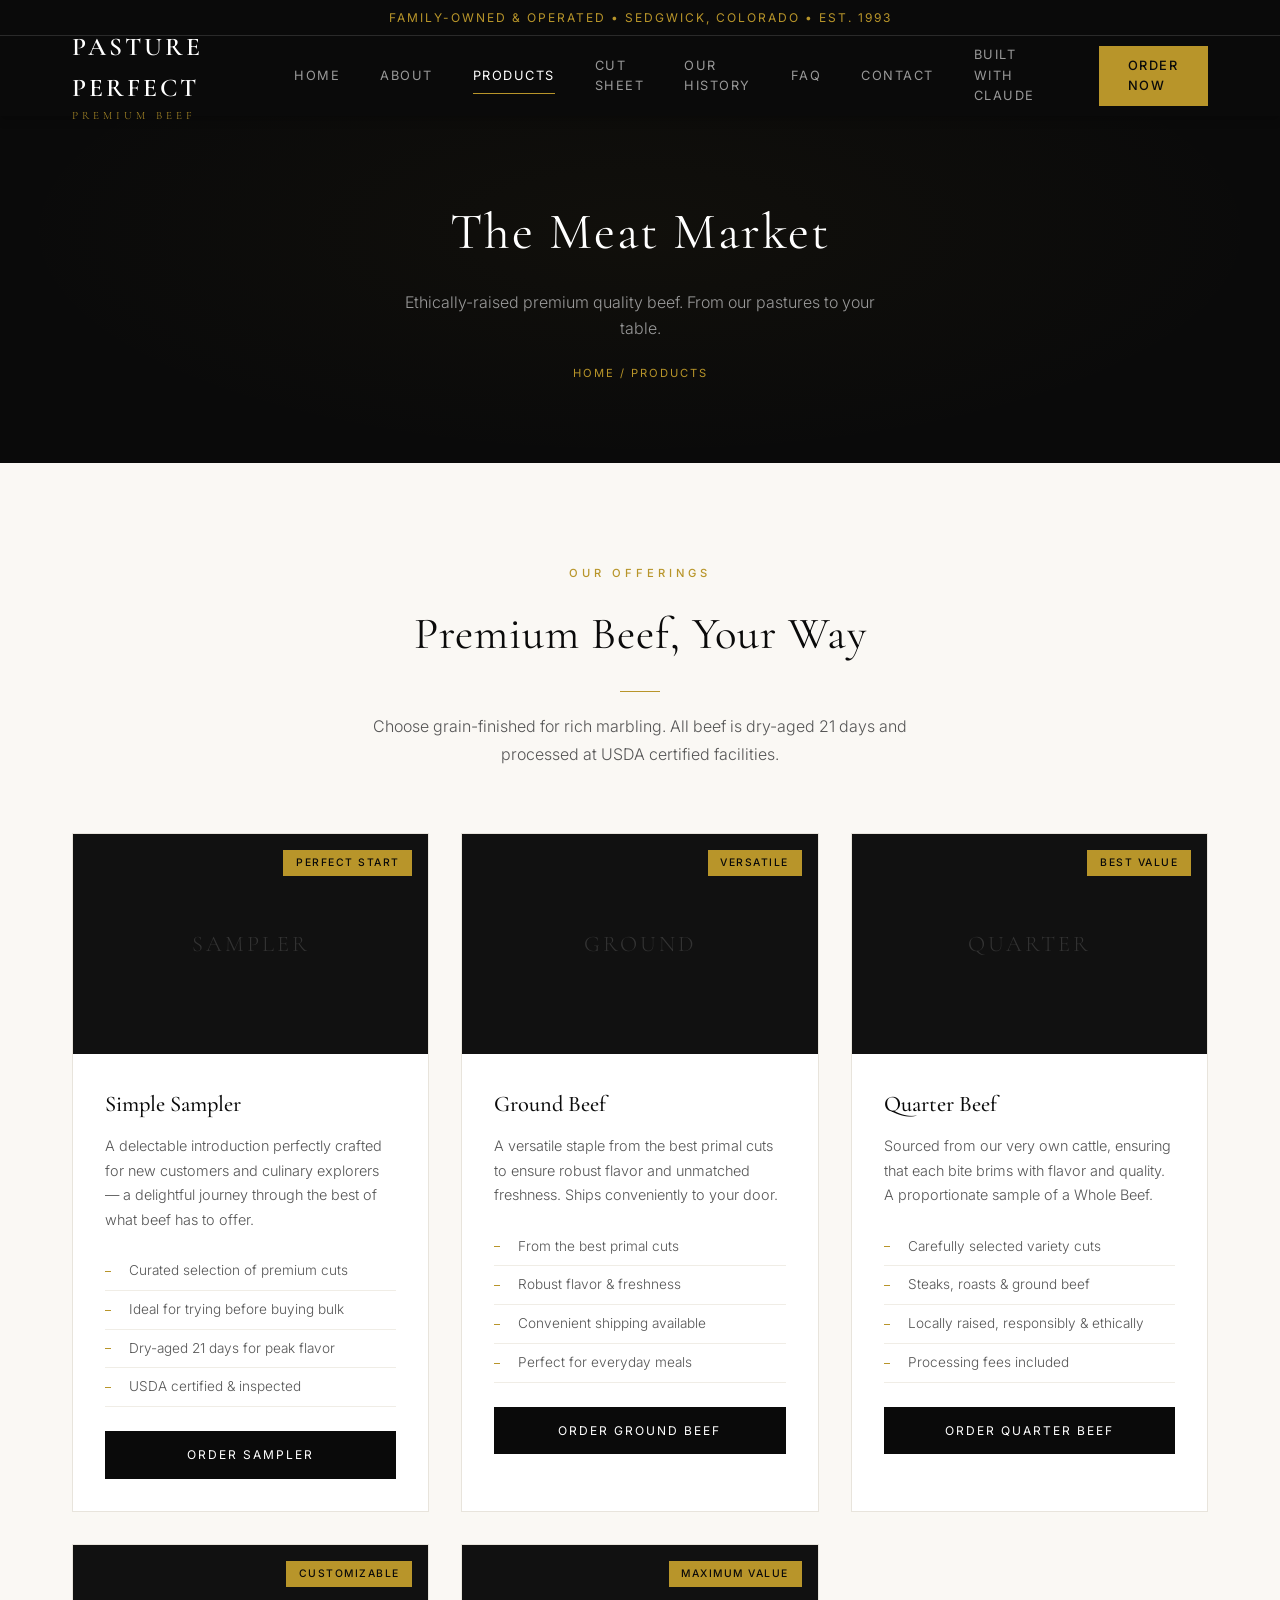
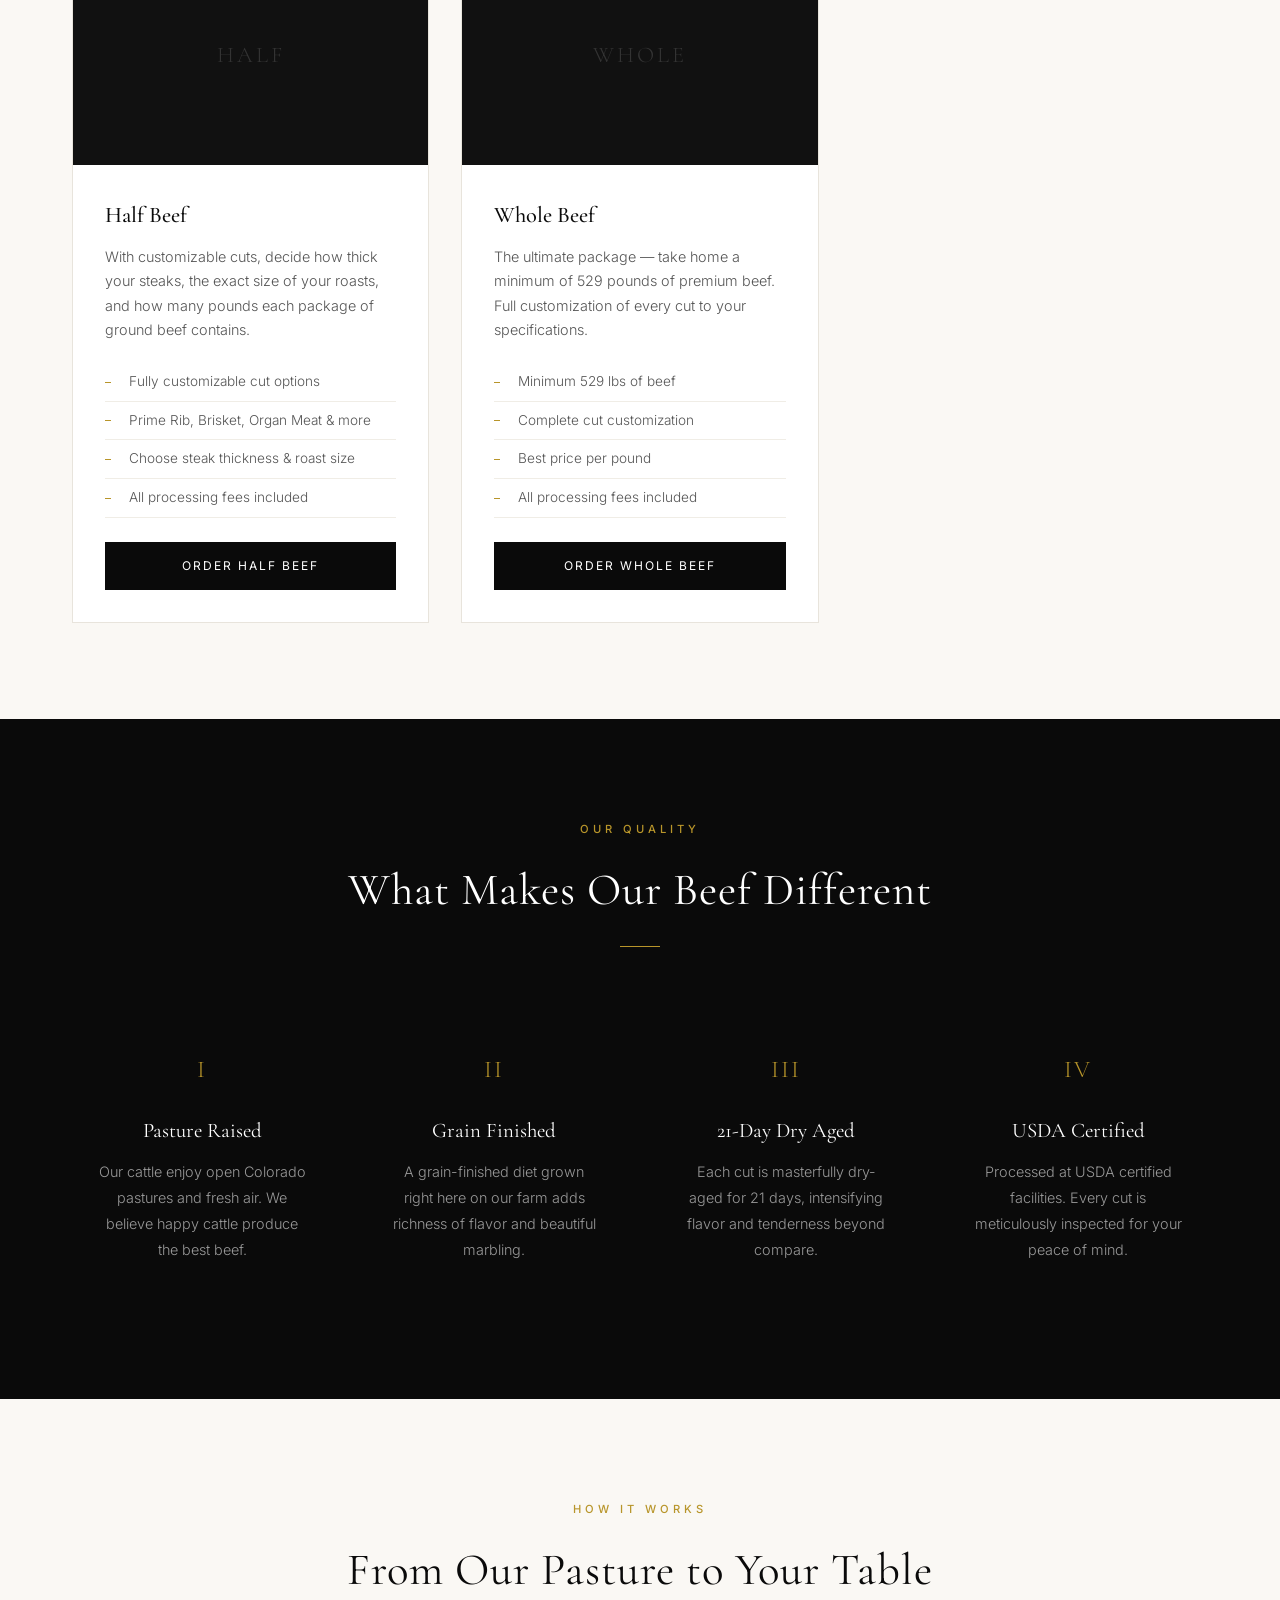
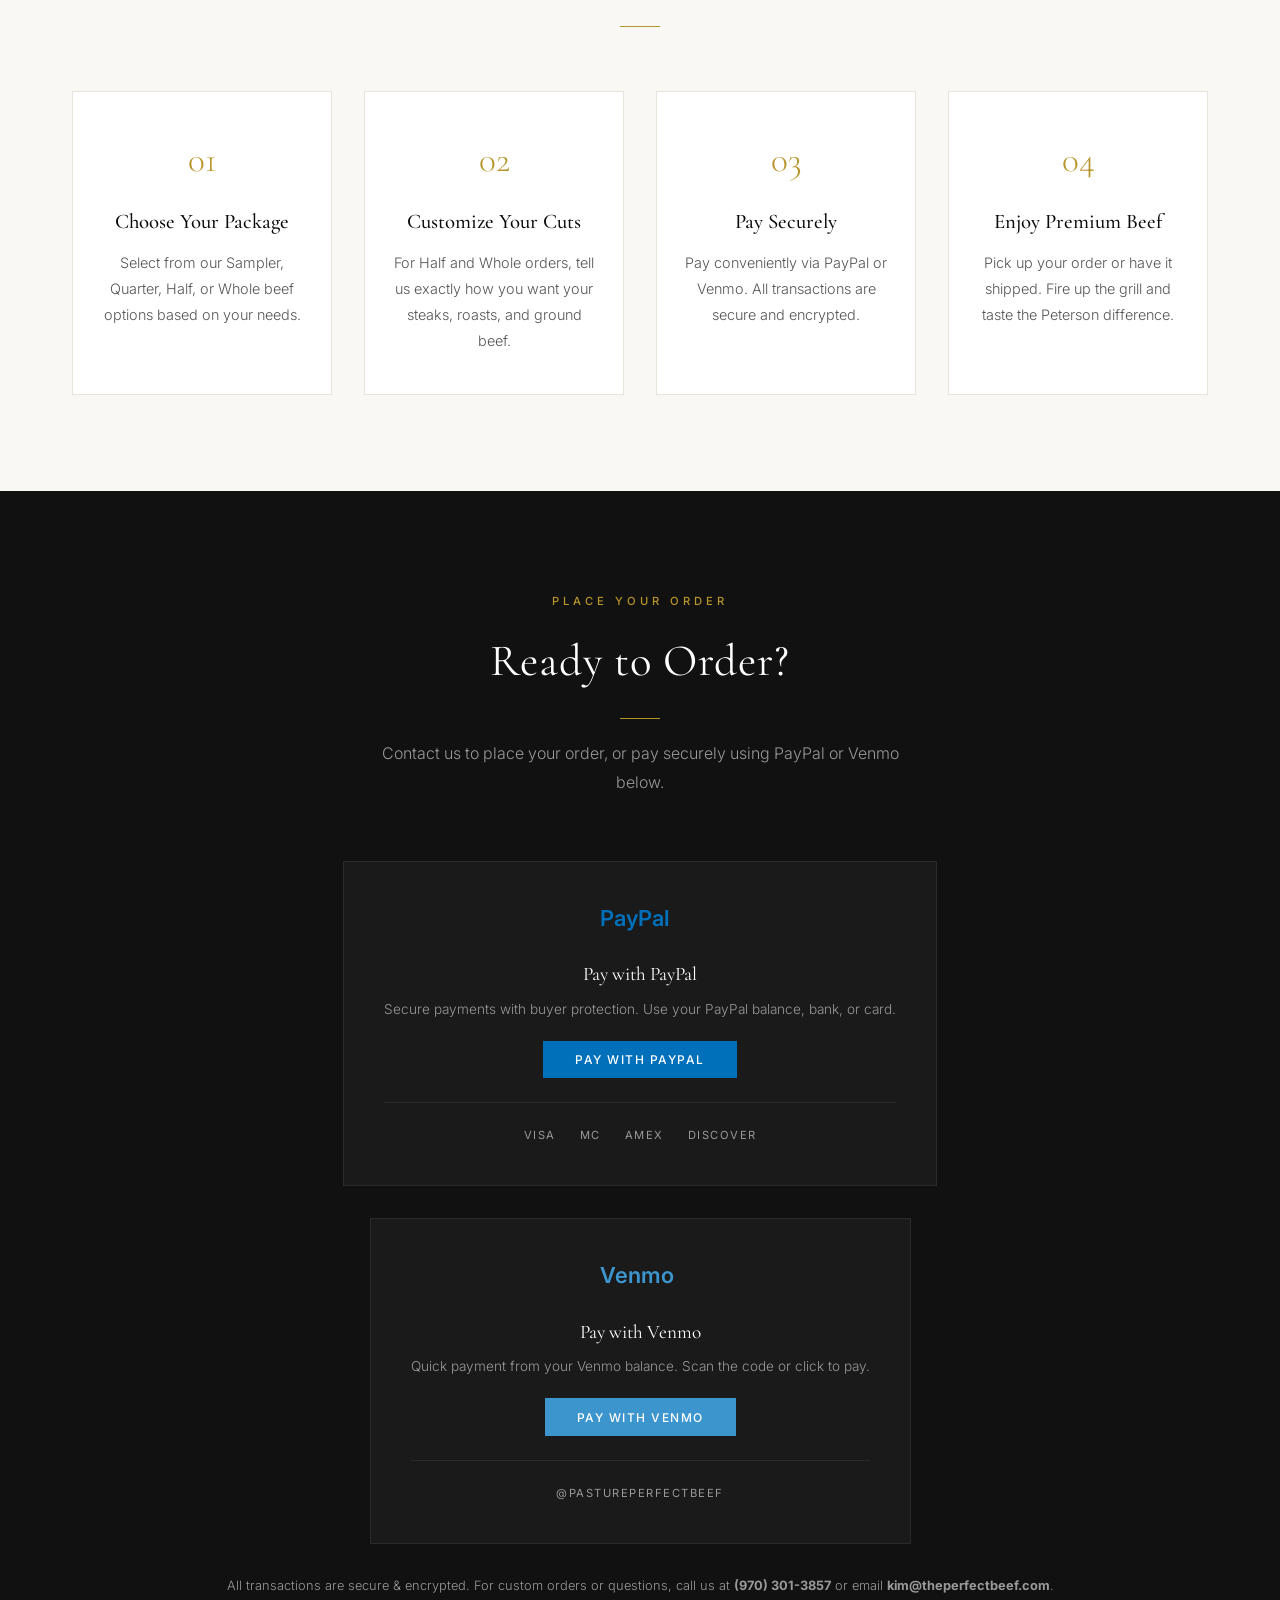
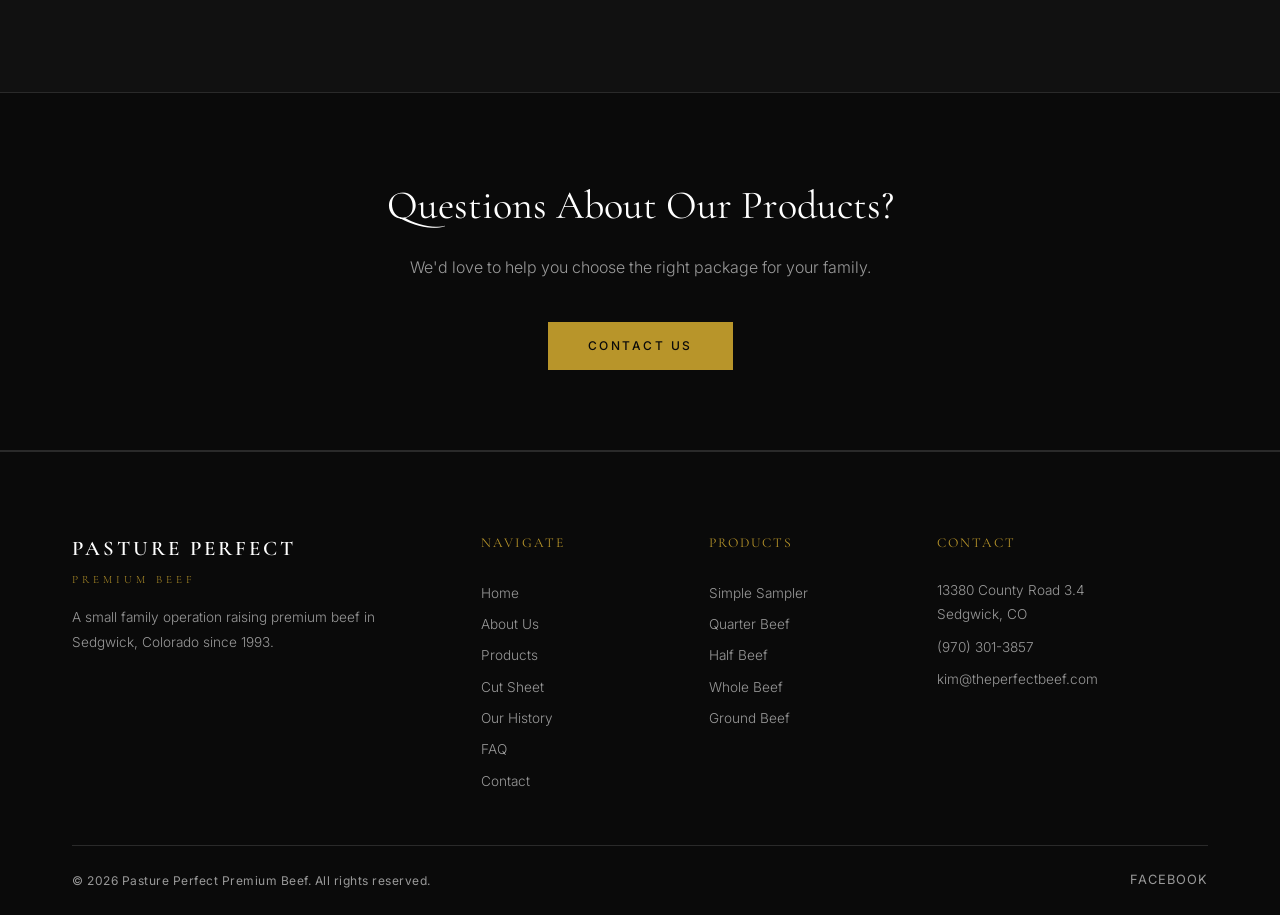
<file: pages/products.html>
<!DOCTYPE html>
<html lang="en">
<head>
  <meta charset="UTF-8">
  <meta name="viewport" content="width=device-width, initial-scale=1.0">
  <meta name="description" content="Shop ethically-raised premium beef from Pasture Perfect. Quarter, Half, and Whole beef options plus samplers and ground beef.">
  <title>Products | Pasture Perfect Premium Beef</title>
  <link href="https://fonts.googleapis.com/css2?family=Cormorant+Garamond:ital,wght@0,300;0,400;0,500;0,600;1,400&family=Inter:wght@300;400;500;600&display=swap" rel="stylesheet">
  <link rel="stylesheet" href="../css/styles.css">
</head>
<body>

  <!-- Header -->
  <header>
    <div class="header-top">
      <span>Family-Owned &amp; Operated &bull; Sedgwick, Colorado &bull; Est. 1993</span>
    </div>
    <nav class="nav-container">
      <a href="../index.html" class="logo">
        <span class="logo-main">Pasture Perfect</span>
        <span class="logo-sub">Premium Beef</span>
      </a>
      <div class="nav-links" id="navLinks">
        <a href="../index.html">Home</a>
        <a href="about.html">About</a>
        <a href="products.html" class="active">Products</a>
        <a href="cutsheet.html">Cut Sheet</a>
        <a href="history.html">Our History</a>
        <a href="faq.html">FAQ</a>
        <a href="contact.html">Contact</a>
        <a href="built-with-claude.html">Built with Claude</a>
        <a href="products.html" class="nav-cta">Order Now</a>
      </div>
      <div class="hamburger" id="hamburger" onclick="toggleMenu()">
        <span></span>
        <span></span>
        <span></span>
      </div>
    </nav>
  </header>

  <!-- Page Hero -->
  <section class="page-hero">
    <h1>The Meat Market</h1>
    <p>Ethically-raised premium quality beef. From our pastures to your table.</p>
    <div class="breadcrumb">
      <a href="../index.html">Home</a> / Products
    </div>
  </section>

  <!-- Products Introduction -->
  <section>
    <div class="container">
      <div class="section-header">
        <span class="section-badge">Our Offerings</span>
        <h2>Premium Beef, Your Way</h2>
        <div class="section-divider"></div>
        <p>Choose grain-finished for rich marbling. All beef is dry-aged 21 days and processed at USDA certified facilities.</p>
      </div>

      <div class="products-grid">

        <!-- Simple Sampler -->
        <div class="product-card">
          <div class="product-image">
            <span class="product-image-text">Sampler</span>
            <span class="product-tag">Perfect Start</span>
          </div>
          <div class="product-info">
            <h3>Simple Sampler</h3>
            <p>A delectable introduction perfectly crafted for new customers and culinary explorers &mdash; a delightful journey through the best of what beef has to offer.</p>
            <ul class="product-details">
              <li>Curated selection of premium cuts</li>
              <li>Ideal for trying before buying bulk</li>
              <li>Dry-aged 21 days for peak flavor</li>
              <li>USDA certified &amp; inspected</li>
            </ul>
            <a href="#order" class="product-btn">Order Sampler</a>
          </div>
        </div>

        <!-- Ground Beef -->
        <div class="product-card">
          <div class="product-image">
            <span class="product-image-text">Ground</span>
            <span class="product-tag">Versatile</span>
          </div>
          <div class="product-info">
            <h3>Ground Beef</h3>
            <p>A versatile staple from the best primal cuts to ensure robust flavor and unmatched freshness. Ships conveniently to your door.</p>
            <ul class="product-details">
              <li>From the best primal cuts</li>
              <li>Robust flavor &amp; freshness</li>
              <li>Convenient shipping available</li>
              <li>Perfect for everyday meals</li>
            </ul>
            <a href="#order" class="product-btn">Order Ground Beef</a>
          </div>
        </div>

        <!-- Quarter Beef -->
        <div class="product-card">
          <div class="product-image">
            <span class="product-image-text">Quarter</span>
            <span class="product-tag">Best Value</span>
          </div>
          <div class="product-info">
            <h3>Quarter Beef</h3>
            <p>Sourced from our very own cattle, ensuring that each bite brims with flavor and quality. A proportionate sample of a Whole Beef.</p>
            <ul class="product-details">
              <li>Carefully selected variety cuts</li>
              <li>Steaks, roasts &amp; ground beef</li>
              <li>Locally raised, responsibly &amp; ethically</li>
              <li>Processing fees included</li>
            </ul>
            <a href="#order" class="product-btn">Order Quarter Beef</a>
          </div>
        </div>

        <!-- Half Beef -->
        <div class="product-card">
          <div class="product-image">
            <span class="product-image-text">Half</span>
            <span class="product-tag">Customizable</span>
          </div>
          <div class="product-info">
            <h3>Half Beef</h3>
            <p>With customizable cuts, decide how thick your steaks, the exact size of your roasts, and how many pounds each package of ground beef contains.</p>
            <ul class="product-details">
              <li>Fully customizable cut options</li>
              <li>Prime Rib, Brisket, Organ Meat &amp; more</li>
              <li>Choose steak thickness &amp; roast size</li>
              <li>All processing fees included</li>
            </ul>
            <a href="#order" class="product-btn">Order Half Beef</a>
          </div>
        </div>

        <!-- Whole Beef -->
        <div class="product-card">
          <div class="product-image">
            <span class="product-image-text">Whole</span>
            <span class="product-tag">Maximum Value</span>
          </div>
          <div class="product-info">
            <h3>Whole Beef</h3>
            <p>The ultimate package &mdash; take home a minimum of 529 pounds of premium beef. Full customization of every cut to your specifications.</p>
            <ul class="product-details">
              <li>Minimum 529 lbs of beef</li>
              <li>Complete cut customization</li>
              <li>Best price per pound</li>
              <li>All processing fees included</li>
            </ul>
            <a href="#order" class="product-btn">Order Whole Beef</a>
          </div>
        </div>

      </div>
    </div>
  </section>

  <!-- Quality Promise -->
  <section class="section-dark">
    <div class="container">
      <div class="section-header">
        <span class="section-badge">Our Quality</span>
        <h2>What Makes Our Beef Different</h2>
        <div class="section-divider"></div>
      </div>
      <div class="features-grid">
        <div class="feature-card">
          <span class="feature-icon">I</span>
          <h3>Pasture Raised</h3>
          <p>Our cattle enjoy open Colorado pastures and fresh air. We believe happy cattle produce the best beef.</p>
        </div>
        <div class="feature-card">
          <span class="feature-icon">II</span>
          <h3>Grain Finished</h3>
          <p>A grain-finished diet grown right here on our farm adds richness of flavor and beautiful marbling.</p>
        </div>
        <div class="feature-card">
          <span class="feature-icon">III</span>
          <h3>21-Day Dry Aged</h3>
          <p>Each cut is masterfully dry-aged for 21 days, intensifying flavor and tenderness beyond compare.</p>
        </div>
        <div class="feature-card">
          <span class="feature-icon">IV</span>
          <h3>USDA Certified</h3>
          <p>Processed at USDA certified facilities. Every cut is meticulously inspected for your peace of mind.</p>
        </div>
      </div>
    </div>
  </section>

  <!-- How It Works -->
  <section>
    <div class="container">
      <div class="section-header">
        <span class="section-badge">How It Works</span>
        <h2>From Our Pasture to Your Table</h2>
        <div class="section-divider"></div>
      </div>
      <div class="features-grid">
        <div class="feature-card-light">
          <span class="step-number">01</span>
          <h3>Choose Your Package</h3>
          <p>Select from our Sampler, Quarter, Half, or Whole beef options based on your needs.</p>
        </div>
        <div class="feature-card-light">
          <span class="step-number">02</span>
          <h3>Customize Your Cuts</h3>
          <p>For Half and Whole orders, tell us exactly how you want your steaks, roasts, and ground beef.</p>
        </div>
        <div class="feature-card-light">
          <span class="step-number">03</span>
          <h3>Pay Securely</h3>
          <p>Pay conveniently via PayPal or Venmo. All transactions are secure and encrypted.</p>
        </div>
        <div class="feature-card-light">
          <span class="step-number">04</span>
          <h3>Enjoy Premium Beef</h3>
          <p>Pick up your order or have it shipped. Fire up the grill and taste the Peterson difference.</p>
        </div>
      </div>
    </div>
  </section>

  <!-- Order / Payment Section -->
  <section id="order" class="section-brown">
    <div class="container">
      <div class="section-header">
        <span class="section-badge">Place Your Order</span>
        <h2>Ready to Order?</h2>
        <div class="section-divider"></div>
        <p>Contact us to place your order, or pay securely using PayPal or Venmo below.</p>
      </div>
      <div class="payment-methods">
        <div class="payment-card">
          <div class="payment-icon">
            <svg width="80" height="30" viewBox="0 0 80 30" xmlns="http://www.w3.org/2000/svg">
              <text x="0" y="24" font-family="'Inter', sans-serif" font-weight="600" font-size="22" fill="#0070ba">PayPal</text>
            </svg>
          </div>
          <h3>Pay with PayPal</h3>
          <p>Secure payments with buyer protection. Use your PayPal balance, bank, or card.</p>
          <button class="payment-btn btn-paypal" onclick="initiatePayPal()">
            Pay with PayPal
          </button>
          <div class="payment-icons-row">
            <span>VISA</span>
            <span>MC</span>
            <span>AMEX</span>
            <span>DISCOVER</span>
          </div>
        </div>
        <div class="payment-card">
          <div class="payment-icon">
            <svg width="80" height="30" viewBox="0 0 80 30" xmlns="http://www.w3.org/2000/svg">
              <text x="0" y="24" font-family="'Inter', sans-serif" font-weight="600" font-size="22" fill="#3d95ce">Venmo</text>
            </svg>
          </div>
          <h3>Pay with Venmo</h3>
          <p>Quick payment from your Venmo balance. Scan the code or click to pay.</p>
          <button class="payment-btn btn-venmo" onclick="initiateVenmo()">
            Pay with Venmo
          </button>
          <div class="payment-icons-row">
            <span>@PasturePerfectBeef</span>
          </div>
        </div>
      </div>
      <p class="payment-note">
        All transactions are secure &amp; encrypted. For custom orders or questions, call us at <strong>(970) 301-3857</strong> or email <strong>kim@theperfectbeef.com</strong>.
      </p>
    </div>
  </section>

  <!-- CTA -->
  <section class="cta-banner">
    <h2>Questions About Our Products?</h2>
    <p>We'd love to help you choose the right package for your family.</p>
    <a href="contact.html" class="btn btn-primary">Contact Us</a>
  </section>

  <!-- Footer -->
  <footer>
    <div class="container">
      <div class="footer-grid">
        <div class="footer-brand">
          <div class="logo-main">Pasture Perfect</div>
          <div class="logo-sub">Premium Beef</div>
          <p>A small family operation raising premium beef in Sedgwick, Colorado since 1993.</p>
        </div>
        <div class="footer-col">
          <h4>Navigate</h4>
          <a href="../index.html">Home</a>
          <a href="about.html">About Us</a>
          <a href="products.html">Products</a>
          <a href="cutsheet.html">Cut Sheet</a>
          <a href="history.html">Our History</a>
          <a href="faq.html">FAQ</a>
          <a href="contact.html">Contact</a>
        </div>
        <div class="footer-col">
          <h4>Products</h4>
          <a href="products.html">Simple Sampler</a>
          <a href="products.html">Quarter Beef</a>
          <a href="products.html">Half Beef</a>
          <a href="products.html">Whole Beef</a>
          <a href="products.html">Ground Beef</a>
        </div>
        <div class="footer-col">
          <h4>Contact</h4>
          <p>13380 County Road 3.4<br>Sedgwick, CO</p>
          <p style="margin-top: 0.5rem;">(970) 301-3857</p>
          <p style="margin-top: 0.5rem;">kim@theperfectbeef.com</p>
        </div>
      </div>
      <div class="footer-bottom">
        <span>&copy; 2026 Pasture Perfect Premium Beef. All rights reserved.</span>
        <div class="footer-social">
          <a href="https://www.facebook.com/PasturePerfectPremiumBeef/" target="_blank" rel="noopener">Facebook</a>
        </div>
      </div>
    </div>
  </footer>

  <script src="../js/main.js"></script>
</body>
</html>
</file>
<file: css/styles.css>
/* ============================================
   Pasture Perfect Premium Beef - Style Sheet
   Elegant black & gold premium aesthetic
   ============================================ */

/* CSS Variables - Color Palette */
:root {
  --color-black: #0a0a0a;
  --color-near-black: #111111;
  --color-charcoal: #1a1a1a;
  --color-dark-gray: #222222;
  --color-mid-gray: #333333;
  --color-gray: #555555;
  --color-light-gray: #999999;
  --color-border: #2a2a2a;
  --color-gold: #b8952a;
  --color-gold-light: #d4af37;
  --color-gold-muted: #a08830;
  --color-cream: #f5f0e6;
  --color-warm-white: #faf8f4;
  --color-white: #ffffff;
  --color-text: #1a1a1a;
  --color-text-light: #f5f0e6;
  --color-overlay: rgba(0, 0, 0, 0.75);

  --font-heading: 'Cormorant Garamond', 'Georgia', 'Times New Roman', serif;
  --font-body: 'Inter', 'Helvetica Neue', 'Arial', sans-serif;

  --max-width: 1200px;
  --transition: all 0.3s ease;
}

/* Reset & Base */
*, *::before, *::after {
  margin: 0;
  padding: 0;
  box-sizing: border-box;
}

html {
  scroll-behavior: smooth;
  font-size: 16px;
}

body {
  font-family: var(--font-body);
  color: var(--color-text);
  background-color: var(--color-warm-white);
  line-height: 1.6;
  -webkit-font-smoothing: antialiased;
  -moz-osx-font-smoothing: grayscale;
}

a {
  text-decoration: none;
  color: inherit;
  transition: var(--transition);
}

ul {
  list-style: none;
}

img {
  max-width: 100%;
  height: auto;
  display: block;
}

.container {
  max-width: var(--max-width);
  margin: 0 auto;
  padding: 0 2rem;
}

/* ============================================
   HEADER & NAVIGATION
   ============================================ */
header {
  background-color: var(--color-black);
  position: fixed;
  width: 100%;
  top: 0;
  z-index: 1000;
}

.header-top {
  background-color: var(--color-black);
  border-bottom: 1px solid var(--color-border);
  padding: 0.5rem 0;
  text-align: center;
  font-size: 0.75rem;
  color: var(--color-gold);
  letter-spacing: 2px;
  text-transform: uppercase;
  font-weight: 400;
}

.nav-container {
  max-width: var(--max-width);
  margin: 0 auto;
  padding: 0 2rem;
  display: flex;
  justify-content: space-between;
  align-items: center;
  height: 80px;
}

.logo {
  display: flex;
  flex-direction: column;
  align-items: flex-start;
}

.logo-main {
  font-family: var(--font-heading);
  font-size: 1.6rem;
  font-weight: 600;
  color: var(--color-white);
  letter-spacing: 3px;
  text-transform: uppercase;
}

.logo-sub {
  font-family: var(--font-heading);
  font-size: 0.7rem;
  color: var(--color-gold);
  letter-spacing: 4px;
  text-transform: uppercase;
  margin-top: -2px;
  font-weight: 300;
}

.nav-links {
  display: flex;
  gap: 2.5rem;
  align-items: center;
}

.nav-links a {
  color: var(--color-light-gray);
  font-size: 0.8rem;
  font-weight: 400;
  letter-spacing: 1.5px;
  text-transform: uppercase;
  padding: 0.5rem 0;
  position: relative;
}

.nav-links a::after {
  content: '';
  position: absolute;
  bottom: 0;
  left: 0;
  width: 0;
  height: 1px;
  background-color: var(--color-gold);
  transition: var(--transition);
}

.nav-links a:hover::after,
.nav-links a.active::after {
  width: 100%;
}

.nav-links a:hover,
.nav-links a.active {
  color: var(--color-white);
}

.nav-cta {
  background-color: var(--color-gold) !important;
  color: var(--color-black) !important;
  padding: 0.6rem 1.8rem !important;
  font-weight: 500 !important;
  letter-spacing: 1.5px;
}

.nav-cta:hover {
  background-color: var(--color-gold-light) !important;
}

.nav-cta::after {
  display: none !important;
}

/* Mobile Menu */
.hamburger {
  display: none;
  flex-direction: column;
  cursor: pointer;
  gap: 5px;
}

.hamburger span {
  width: 25px;
  height: 1px;
  background-color: var(--color-white);
  transition: var(--transition);
}

/* ============================================
   HERO SECTION
   ============================================ */
.hero {
  height: 100vh;
  min-height: 600px;
  background-color: var(--color-black);
  display: flex;
  align-items: center;
  justify-content: center;
  text-align: center;
  color: var(--color-white);
  position: relative;
  overflow: hidden;
}

.hero::before {
  content: '';
  position: absolute;
  top: 0;
  left: 0;
  right: 0;
  bottom: 0;
  background: radial-gradient(ellipse at center, rgba(184, 149, 42, 0.06) 0%, transparent 70%);
}

.hero-content {
  position: relative;
  z-index: 1;
  max-width: 750px;
  padding: 0 2rem;
}

.hero-badge {
  display: inline-block;
  border: 1px solid var(--color-gold-muted);
  padding: 0.5rem 2rem;
  font-size: 0.7rem;
  letter-spacing: 4px;
  text-transform: uppercase;
  color: var(--color-gold);
  margin-bottom: 2rem;
  font-weight: 400;
}

.hero h1 {
  font-family: var(--font-heading);
  font-size: 4rem;
  font-weight: 400;
  line-height: 1.15;
  margin-bottom: 1.5rem;
  letter-spacing: 2px;
  color: var(--color-white);
}

.hero p {
  font-size: 1.05rem;
  line-height: 1.9;
  margin-bottom: 2.5rem;
  color: var(--color-light-gray);
  max-width: 550px;
  margin-left: auto;
  margin-right: auto;
  font-weight: 300;
}

.hero-buttons {
  display: flex;
  gap: 1rem;
  justify-content: center;
  flex-wrap: wrap;
}

/* ============================================
   BUTTONS
   ============================================ */
.btn {
  display: inline-block;
  padding: 0.9rem 2.5rem;
  font-size: 0.75rem;
  font-weight: 500;
  letter-spacing: 2.5px;
  text-transform: uppercase;
  border: none;
  cursor: pointer;
  transition: var(--transition);
  font-family: var(--font-body);
}

.btn-primary {
  background-color: var(--color-gold);
  color: var(--color-black);
}

.btn-primary:hover {
  background-color: var(--color-gold-light);
  transform: translateY(-2px);
  box-shadow: 0 4px 20px rgba(184, 149, 42, 0.3);
}

.btn-outline {
  background-color: transparent;
  color: var(--color-white);
  border: 1px solid rgba(255,255,255,0.3);
}

.btn-outline:hover {
  border-color: var(--color-white);
  color: var(--color-white);
  transform: translateY(-2px);
}

.btn-dark {
  background-color: var(--color-black);
  color: var(--color-white);
  border: 1px solid var(--color-border);
}

.btn-dark:hover {
  background-color: var(--color-charcoal);
  transform: translateY(-2px);
  box-shadow: 0 4px 20px rgba(0, 0, 0, 0.3);
}

/* ============================================
   SECTION STYLES
   ============================================ */
section {
  padding: 6rem 0;
}

.section-header {
  text-align: center;
  margin-bottom: 4rem;
}

.section-badge {
  display: inline-block;
  font-size: 0.7rem;
  letter-spacing: 4px;
  text-transform: uppercase;
  color: var(--color-gold);
  margin-bottom: 1rem;
  font-weight: 500;
}

.section-header h2 {
  font-family: var(--font-heading);
  font-size: 2.8rem;
  color: var(--color-black);
  margin-bottom: 1rem;
  font-weight: 400;
  letter-spacing: 1px;
}

.section-header p {
  max-width: 560px;
  margin: 0 auto;
  color: var(--color-gray);
  font-size: 1rem;
  line-height: 1.8;
  font-weight: 300;
}

.section-divider {
  width: 40px;
  height: 1px;
  background-color: var(--color-gold);
  margin: 1.25rem auto;
}

/* Dark sections */
.section-dark {
  background-color: var(--color-black);
  color: var(--color-cream);
}

.section-dark .section-badge {
  color: var(--color-gold);
}

.section-dark .section-header h2 {
  color: var(--color-white);
}

.section-dark .section-header p {
  color: var(--color-light-gray);
}

/* Brown sections (now dark charcoal) */
.section-brown {
  background-color: var(--color-near-black);
  color: var(--color-cream);
}

.section-brown .section-badge {
  color: var(--color-gold);
}

.section-brown .section-header h2 {
  color: var(--color-white);
}

.section-brown .section-header p {
  color: var(--color-light-gray);
}

/* ============================================
   INTRO / ABOUT PREVIEW
   ============================================ */
.intro-grid {
  display: grid;
  grid-template-columns: 1fr 1fr;
  gap: 5rem;
  align-items: center;
}

.intro-image {
  background-color: var(--color-near-black);
  height: 500px;
  display: flex;
  align-items: center;
  justify-content: center;
  position: relative;
  overflow: hidden;
}

.intro-image-placeholder {
  color: var(--color-mid-gray);
  font-family: var(--font-heading);
  font-size: 2rem;
  font-weight: 300;
  letter-spacing: 3px;
  text-transform: uppercase;
}

.intro-text h3 {
  font-family: var(--font-heading);
  font-size: 2.2rem;
  color: var(--color-black);
  margin-bottom: 1.25rem;
  font-weight: 400;
}

.intro-text p {
  margin-bottom: 1.2rem;
  color: var(--color-gray);
  line-height: 1.9;
  font-weight: 300;
}

.intro-stats {
  display: flex;
  gap: 2.5rem;
  margin-top: 2.5rem;
  padding-top: 2.5rem;
  border-top: 1px solid #e0dbd2;
}

.stat {
  text-align: center;
}

.stat-number {
  font-family: var(--font-heading);
  font-size: 2.8rem;
  color: var(--color-black);
  font-weight: 400;
}

.stat-label {
  font-size: 0.7rem;
  text-transform: uppercase;
  letter-spacing: 2px;
  color: var(--color-gold);
  margin-top: 0.25rem;
  font-weight: 500;
}

/* ============================================
   FEATURE / ICON ELEMENTS (SVG-based)
   ============================================ */
.icon-elegant {
  width: 48px;
  height: 48px;
  margin: 0 auto 1.5rem;
  display: flex;
  align-items: center;
  justify-content: center;
}

.icon-elegant svg {
  width: 48px;
  height: 48px;
}

/* ============================================
   PRODUCT CARDS
   ============================================ */
.products-grid {
  display: grid;
  grid-template-columns: repeat(auto-fit, minmax(280px, 1fr));
  gap: 2rem;
}

.product-card {
  background-color: var(--color-white);
  overflow: hidden;
  border: 1px solid #e8e4dc;
  transition: var(--transition);
}

.product-card:hover {
  transform: translateY(-4px);
  box-shadow: 0 12px 40px rgba(0,0,0,0.1);
}

.product-image {
  height: 220px;
  background-color: var(--color-near-black);
  display: flex;
  align-items: center;
  justify-content: center;
  position: relative;
}

.product-image-text {
  font-family: var(--font-heading);
  font-size: 1.4rem;
  color: var(--color-mid-gray);
  letter-spacing: 3px;
  text-transform: uppercase;
  font-weight: 300;
}

.product-tag {
  position: absolute;
  top: 1rem;
  right: 1rem;
  background-color: var(--color-gold);
  color: var(--color-black);
  padding: 0.3rem 0.8rem;
  font-size: 0.65rem;
  font-weight: 500;
  text-transform: uppercase;
  letter-spacing: 1.5px;
}

.product-info {
  padding: 2rem;
}

.product-info h3 {
  font-family: var(--font-heading);
  font-size: 1.4rem;
  color: var(--color-black);
  margin-bottom: 0.75rem;
  font-weight: 500;
}

.product-info p {
  color: var(--color-gray);
  font-size: 0.9rem;
  line-height: 1.7;
  margin-bottom: 1.25rem;
  font-weight: 300;
}

.product-price {
  font-family: var(--font-heading);
  font-size: 1.2rem;
  color: var(--color-black);
  font-weight: 500;
  margin-bottom: 1rem;
}

.product-details {
  list-style: none;
  padding: 0;
  margin-bottom: 1.5rem;
}

.product-details li {
  padding: 0.5rem 0;
  font-size: 0.85rem;
  color: var(--color-gray);
  border-bottom: 1px solid #f0ede6;
  padding-left: 1.5rem;
  position: relative;
  font-weight: 300;
}

.product-details li::before {
  content: '';
  position: absolute;
  left: 0;
  top: 50%;
  width: 6px;
  height: 1px;
  background-color: var(--color-gold);
}

.product-btn {
  display: block;
  text-align: center;
  padding: 0.9rem;
  background-color: var(--color-black);
  color: var(--color-white);
  font-weight: 400;
  letter-spacing: 2px;
  text-transform: uppercase;
  font-size: 0.75rem;
  transition: var(--transition);
}

.product-btn:hover {
  background-color: var(--color-charcoal);
}

/* ============================================
   FEATURES / VALUES
   ============================================ */
.features-grid {
  display: grid;
  grid-template-columns: repeat(auto-fit, minmax(250px, 1fr));
  gap: 2rem;
}

.feature-card {
  text-align: center;
  padding: 2.5rem 1.5rem;
}

.feature-icon {
  font-size: 1.5rem;
  margin-bottom: 1.5rem;
  display: block;
  color: var(--color-gold);
  font-family: var(--font-heading);
  font-weight: 300;
  letter-spacing: 2px;
}

.feature-card h3 {
  font-family: var(--font-heading);
  font-size: 1.3rem;
  color: var(--color-white);
  margin-bottom: 0.75rem;
  font-weight: 400;
}

.feature-card p {
  color: var(--color-light-gray);
  font-size: 0.9rem;
  line-height: 1.8;
  font-weight: 300;
}

/* Light feature cards (for "How It Works" etc.) */
.feature-card-light {
  text-align: center;
  padding: 2.5rem 1.5rem;
  background-color: var(--color-white);
  border: 1px solid #e8e4dc;
}

.feature-card-light h3 {
  font-family: var(--font-heading);
  font-size: 1.3rem;
  color: var(--color-black);
  margin-bottom: 0.75rem;
  font-weight: 500;
}

.feature-card-light p {
  color: var(--color-gray);
  font-size: 0.9rem;
  line-height: 1.8;
  font-weight: 300;
}

.step-number {
  font-family: var(--font-heading);
  font-size: 2.2rem;
  color: var(--color-gold);
  font-weight: 300;
  margin-bottom: 1rem;
  display: block;
}

/* ============================================
   TESTIMONIALS
   ============================================ */
.testimonials-section {
  background-color: var(--color-near-black);
  padding: 6rem 0;
}

.testimonials-section .section-badge {
  color: var(--color-gold);
}

.testimonials-section .section-header h2 {
  color: var(--color-white);
}

.testimonials-grid {
  display: grid;
  grid-template-columns: repeat(auto-fit, minmax(300px, 1fr));
  gap: 2rem;
}

.testimonial-card {
  background-color: var(--color-charcoal);
  padding: 2.5rem;
  border: 1px solid var(--color-border);
  position: relative;
}

.testimonial-card::before {
  content: '\201C';
  font-family: var(--font-heading);
  font-size: 5rem;
  color: var(--color-gold);
  position: absolute;
  top: 0.5rem;
  left: 1.5rem;
  line-height: 1;
  opacity: 0.3;
}

.testimonial-card p {
  font-style: italic;
  color: var(--color-light-gray);
  line-height: 1.9;
  margin-bottom: 1.5rem;
  padding-top: 1.5rem;
  font-weight: 300;
  font-size: 0.95rem;
}

.testimonial-author {
  font-weight: 500;
  color: var(--color-white);
  font-size: 0.85rem;
  letter-spacing: 0.5px;
}

.testimonial-location {
  color: var(--color-gold-muted);
  font-size: 0.75rem;
  letter-spacing: 1px;
  text-transform: uppercase;
  margin-top: 0.25rem;
}

.testimonial-stars {
  color: var(--color-gold);
  font-size: 0.75rem;
  letter-spacing: 2px;
  margin-bottom: 1rem;
  display: block;
}

/* ============================================
   CTA BANNER
   ============================================ */
.cta-banner {
  background-color: var(--color-black);
  text-align: center;
  padding: 5rem 2rem;
  border-top: 1px solid var(--color-border);
  border-bottom: 1px solid var(--color-border);
}

.cta-banner h2 {
  font-family: var(--font-heading);
  font-size: 2.5rem;
  color: var(--color-white);
  margin-bottom: 1rem;
  font-weight: 400;
}

.cta-banner p {
  color: var(--color-light-gray);
  max-width: 480px;
  margin: 0 auto 2.5rem;
  font-size: 1rem;
  font-weight: 300;
  line-height: 1.8;
}

/* ============================================
   PAYMENT SECTION
   ============================================ */
.payment-methods {
  display: flex;
  justify-content: center;
  gap: 2rem;
  flex-wrap: wrap;
  margin-top: 2rem;
}

.payment-card {
  background-color: var(--color-charcoal);
  border: 1px solid var(--color-border);
  padding: 2.5rem;
  text-align: center;
  min-width: 240px;
  transition: var(--transition);
}

.payment-card:hover {
  border-color: var(--color-gold-muted);
  transform: translateY(-3px);
}

.payment-icon {
  font-size: 1.5rem;
  margin-bottom: 1rem;
  color: var(--color-gold);
}

.payment-card h3 {
  font-family: var(--font-heading);
  font-size: 1.2rem;
  color: var(--color-white);
  margin-bottom: 0.5rem;
  font-weight: 400;
}

.payment-card p {
  color: var(--color-light-gray);
  font-size: 0.85rem;
  margin-bottom: 1.25rem;
  font-weight: 300;
  line-height: 1.7;
}

.payment-btn {
  display: inline-block;
  padding: 0.7rem 2rem;
  font-weight: 500;
  font-size: 0.75rem;
  letter-spacing: 1.5px;
  text-transform: uppercase;
  transition: var(--transition);
  cursor: pointer;
  border: none;
  font-family: var(--font-body);
}

.btn-paypal {
  background-color: #0070ba;
  color: white;
}

.btn-paypal:hover {
  background-color: #005ea6;
  transform: translateY(-2px);
}

.btn-venmo {
  background-color: #3d95ce;
  color: white;
}

.btn-venmo:hover {
  background-color: #2d7bb3;
  transform: translateY(-2px);
}

.payment-note {
  text-align: center;
  margin-top: 2rem;
  color: var(--color-light-gray);
  font-size: 0.8rem;
  font-weight: 300;
}

.payment-icons-row {
  display: flex;
  align-items: center;
  justify-content: center;
  gap: 1.5rem;
  margin-top: 1.5rem;
  padding-top: 1.5rem;
  border-top: 1px solid var(--color-border);
}

.payment-icons-row span {
  font-size: 0.7rem;
  color: var(--color-light-gray);
  letter-spacing: 1.5px;
  text-transform: uppercase;
}

/* ============================================
   HISTORY PAGE - TIMELINE
   ============================================ */
.timeline {
  position: relative;
  max-width: 800px;
  margin: 0 auto;
  padding: 2rem 0;
}

.timeline::before {
  content: '';
  position: absolute;
  left: 50%;
  transform: translateX(-50%);
  width: 1px;
  height: 100%;
  background-color: var(--color-gold);
  top: 0;
}

.timeline-item {
  position: relative;
  margin-bottom: 3rem;
  width: 45%;
}

.timeline-item:nth-child(odd) {
  margin-left: 5%;
  text-align: right;
  padding-right: 2.5rem;
}

.timeline-item:nth-child(even) {
  margin-left: 55%;
  text-align: left;
  padding-left: 2.5rem;
}

.timeline-dot {
  position: absolute;
  width: 12px;
  height: 12px;
  background-color: var(--color-gold);
  border-radius: 50%;
  top: 0.5rem;
  border: 2px solid var(--color-warm-white);
}

.timeline-item:nth-child(odd) .timeline-dot {
  right: -6px;
}

.timeline-item:nth-child(even) .timeline-dot {
  left: -6px;
}

.timeline-year {
  font-family: var(--font-heading);
  font-size: 1.4rem;
  color: var(--color-gold);
  font-weight: 400;
  margin-bottom: 0.5rem;
  letter-spacing: 1px;
}

.timeline-item h3 {
  font-family: var(--font-heading);
  font-size: 1.2rem;
  color: var(--color-black);
  margin-bottom: 0.5rem;
  font-weight: 500;
}

.timeline-item p {
  color: var(--color-gray);
  font-size: 0.9rem;
  line-height: 1.8;
  font-weight: 300;
}

/* ============================================
   HISTORY VALUES
   ============================================ */
.values-grid {
  display: grid;
  grid-template-columns: repeat(auto-fit, minmax(250px, 1fr));
  gap: 2rem;
  margin-top: 2rem;
}

.value-card {
  background-color: rgba(255,255,255,0.04);
  padding: 2.5rem;
  text-align: center;
  border: 1px solid var(--color-border);
}

.value-card h3 {
  font-family: var(--font-heading);
  font-size: 1.2rem;
  color: var(--color-white);
  margin-bottom: 0.75rem;
  font-weight: 400;
}

.value-card p {
  color: var(--color-light-gray);
  font-size: 0.9rem;
  line-height: 1.8;
  font-weight: 300;
}

.value-icon {
  font-family: var(--font-heading);
  font-size: 1rem;
  margin-bottom: 1rem;
  display: block;
  color: var(--color-gold);
  letter-spacing: 2px;
  text-transform: uppercase;
  font-weight: 300;
}

/* ============================================
   HISTORY - FAMILY QUOTE
   ============================================ */
.family-quote {
  max-width: 700px;
  margin: 0 auto;
  text-align: center;
}

.family-quote blockquote {
  font-family: var(--font-heading);
  font-size: 2rem;
  color: var(--color-black);
  font-style: italic;
  line-height: 1.5;
  margin-bottom: 1rem;
  font-weight: 400;
}

.family-quote cite {
  color: var(--color-gold);
  font-size: 0.85rem;
  font-style: normal;
  font-weight: 500;
  letter-spacing: 2px;
  text-transform: uppercase;
}

/* ============================================
   CONTACT FORM
   ============================================ */
.contact-grid {
  display: grid;
  grid-template-columns: 1fr 1fr;
  gap: 4rem;
}

.contact-info-item {
  display: flex;
  gap: 1.25rem;
  margin-bottom: 2rem;
  align-items: flex-start;
}

.contact-icon {
  font-family: var(--font-heading);
  font-size: 0.85rem;
  min-width: 2rem;
  text-align: center;
  color: var(--color-gold);
  letter-spacing: 1px;
  text-transform: uppercase;
  font-weight: 400;
  padding-top: 0.2rem;
}

.contact-info-item h3 {
  font-family: var(--font-heading);
  font-size: 1.1rem;
  color: var(--color-black);
  margin-bottom: 0.25rem;
  font-weight: 500;
}

.contact-info-item p {
  color: var(--color-gray);
  font-size: 0.9rem;
  font-weight: 300;
}

.contact-form .form-group {
  margin-bottom: 1.25rem;
}

.contact-form label {
  display: block;
  font-size: 0.75rem;
  text-transform: uppercase;
  letter-spacing: 1.5px;
  color: var(--color-gray);
  margin-bottom: 0.5rem;
  font-weight: 500;
}

.contact-form input,
.contact-form textarea,
.contact-form select {
  width: 100%;
  padding: 0.9rem 1rem;
  border: 1px solid #ddd;
  font-family: var(--font-body);
  font-size: 0.95rem;
  transition: var(--transition);
  background-color: var(--color-white);
  font-weight: 300;
}

.contact-form input:focus,
.contact-form textarea:focus,
.contact-form select:focus {
  outline: none;
  border-color: var(--color-black);
  box-shadow: 0 0 0 2px rgba(0, 0, 0, 0.05);
}

.contact-form textarea {
  resize: vertical;
  min-height: 140px;
}

/* ============================================
   FAQ SECTION
   ============================================ */
.faq-list {
  max-width: 800px;
  margin: 0 auto;
}

.faq-item {
  background-color: var(--color-white);
  margin-bottom: 0.5rem;
  border: 1px solid #e8e4dc;
  overflow: hidden;
}

.faq-question {
  padding: 1.25rem 1.5rem;
  cursor: pointer;
  display: flex;
  justify-content: space-between;
  align-items: center;
  font-weight: 500;
  color: var(--color-black);
  transition: var(--transition);
  font-size: 0.95rem;
}

.faq-question:hover {
  color: var(--color-gold);
}

.faq-toggle {
  font-size: 1rem;
  color: var(--color-gold);
  transition: var(--transition);
  font-weight: 300;
}

.faq-answer {
  padding: 0 1.5rem;
  max-height: 0;
  overflow: hidden;
  transition: max-height 0.3s ease, padding 0.3s ease;
}

.faq-item.active .faq-answer {
  max-height: 500px;
  padding: 0 1.5rem 1.25rem;
}

.faq-item.active .faq-toggle {
  transform: rotate(45deg);
}

.faq-answer p {
  color: var(--color-gray);
  line-height: 1.8;
  font-weight: 300;
  font-size: 0.9rem;
}

/* ============================================
   FOOTER
   ============================================ */
footer {
  background-color: var(--color-black);
  color: var(--color-cream);
  padding: 5rem 0 0;
  border-top: 1px solid var(--color-border);
}

.footer-grid {
  display: grid;
  grid-template-columns: 2fr 1fr 1fr 1.5fr;
  gap: 3rem;
  margin-bottom: 3rem;
}

.footer-brand .logo-main {
  font-size: 1.3rem;
  margin-bottom: 0.5rem;
}

.footer-brand .logo-sub {
  margin-bottom: 1rem;
}

.footer-brand p {
  color: var(--color-light-gray);
  font-size: 0.85rem;
  line-height: 1.8;
  margin-top: 1rem;
  font-weight: 300;
}

.footer-col h4 {
  font-family: var(--font-heading);
  font-size: 0.85rem;
  color: var(--color-gold);
  margin-bottom: 1.5rem;
  text-transform: uppercase;
  letter-spacing: 2px;
  font-weight: 400;
}

.footer-col a {
  display: block;
  color: var(--color-light-gray);
  font-size: 0.85rem;
  padding: 0.3rem 0;
  transition: var(--transition);
  font-weight: 300;
}

.footer-col a:hover {
  color: var(--color-white);
  padding-left: 5px;
}

.footer-col p {
  color: var(--color-light-gray);
  font-size: 0.85rem;
  line-height: 1.8;
  font-weight: 300;
}

.footer-bottom {
  border-top: 1px solid var(--color-border);
  padding: 1.5rem 0;
  display: flex;
  justify-content: space-between;
  align-items: center;
  font-size: 0.75rem;
  color: var(--color-light-gray);
  letter-spacing: 0.5px;
}

.footer-social {
  display: flex;
  gap: 1rem;
}

.footer-social a {
  color: var(--color-light-gray);
  font-size: 0.8rem;
  transition: var(--transition);
  letter-spacing: 1px;
  text-transform: uppercase;
}

.footer-social a:hover {
  color: var(--color-gold);
}

/* ============================================
   PAGE HERO (for inner pages)
   ============================================ */
.page-hero {
  padding: 12rem 0 5rem;
  text-align: center;
  color: var(--color-white);
  position: relative;
  background-color: var(--color-black);
}

.page-hero::before {
  content: '';
  position: absolute;
  top: 0;
  left: 0;
  right: 0;
  bottom: 0;
  background: radial-gradient(ellipse at center, rgba(184, 149, 42, 0.04) 0%, transparent 70%);
}

.page-hero h1 {
  font-family: var(--font-heading);
  font-size: 3.2rem;
  margin-bottom: 1rem;
  letter-spacing: 2px;
  font-weight: 400;
  position: relative;
}

.page-hero p {
  font-size: 1rem;
  color: var(--color-light-gray);
  max-width: 500px;
  margin: 0 auto;
  font-weight: 300;
  position: relative;
}

.breadcrumb {
  margin-top: 1.5rem;
  font-size: 0.7rem;
  color: var(--color-gold);
  letter-spacing: 2px;
  text-transform: uppercase;
  position: relative;
}

.breadcrumb a {
  color: var(--color-gold);
}

.breadcrumb a:hover {
  color: var(--color-gold-light);
}

/* ============================================
   RESPONSIVE
   ============================================ */
@media (max-width: 968px) {
  .nav-links {
    display: none;
    position: absolute;
    top: 80px;
    left: 0;
    right: 0;
    background-color: var(--color-black);
    flex-direction: column;
    padding: 2rem;
    gap: 1rem;
    border-top: 1px solid var(--color-border);
  }

  .nav-links.active {
    display: flex;
  }

  .hamburger {
    display: flex;
  }

  .hero h1 {
    font-size: 2.8rem;
  }

  .intro-grid,
  .contact-grid {
    grid-template-columns: 1fr;
    gap: 2rem;
  }

  .footer-grid {
    grid-template-columns: 1fr 1fr;
    gap: 2rem;
  }

  .timeline::before {
    left: 20px;
  }

  .timeline-item,
  .timeline-item:nth-child(odd),
  .timeline-item:nth-child(even) {
    width: 100%;
    margin-left: 0;
    text-align: left;
    padding-left: 3rem;
    padding-right: 0;
  }

  .timeline-dot,
  .timeline-item:nth-child(odd) .timeline-dot,
  .timeline-item:nth-child(even) .timeline-dot {
    left: 14px;
    right: auto;
  }
}

@media (max-width: 600px) {
  .hero h1 {
    font-size: 2.2rem;
  }

  .section-header h2 {
    font-size: 2.2rem;
  }

  .page-hero h1 {
    font-size: 2.2rem;
  }

  .footer-grid {
    grid-template-columns: 1fr;
  }

  .footer-bottom {
    flex-direction: column;
    gap: 1rem;
    text-align: center;
  }

  .intro-stats {
    flex-wrap: wrap;
  }

  .payment-methods {
    flex-direction: column;
    align-items: center;
  }
}
</file>
